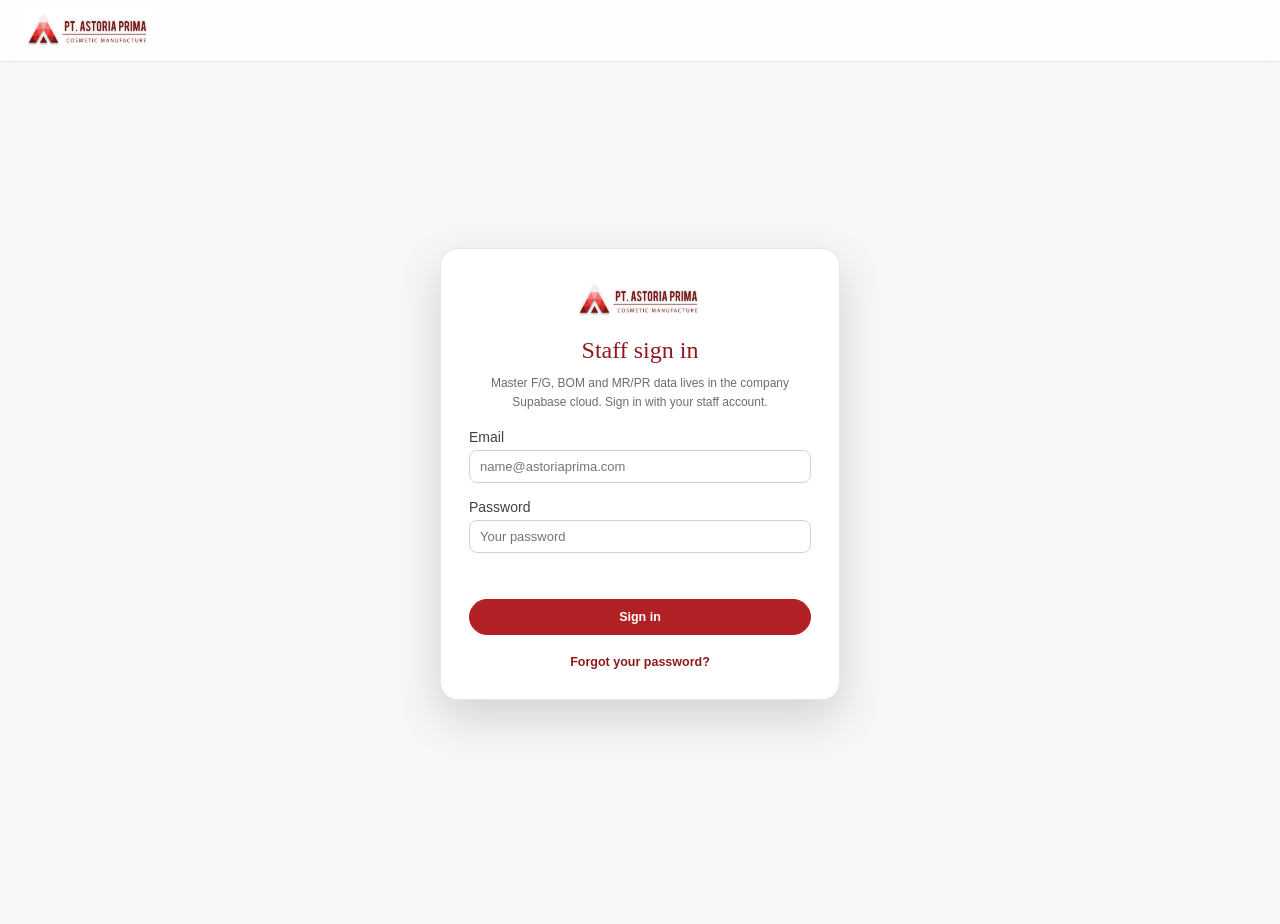
<file: index.html>
<!DOCTYPE html>
<html lang="en">
<head>
<meta charset="UTF-8">
<meta name="viewport" content="width=device-width, initial-scale=1.0">
<title>PT Astoria Prima - F/G Master &amp; BOM Suite</title>
<link rel="icon" type="image/png" href="assets/img/logo.png">
<link rel="stylesheet" href="assets/css/app.css?v=39">
</head>
<body>
<header class="topbar">
  <button class="menu-btn" id="menu-btn" type="button" aria-label="Open menu">&#8801;</button>
  <div class="brand">
    <img class="brand-logo" src="assets/img/logo.png" alt="PT Astoria Prima - Cosmetic Manufacture">
  </div>
  <div class="topbar-right">
    <span class="env-chip">Local data &middot; browser storage</span>
    <button class="env-chip sync-chip" id="sync-chip" hidden title="Cloud sync status - click to sync now"></button>
    <span id="user-chip" class="user-chip"></span>
    <button class="btn-logout" id="logout-btn" type="button" title="Sign out of the cloud account" hidden>Sign out</button>
  </div>
</header>
<div class="nav-backdrop" id="nav-backdrop"></div>

<div class="shell">
  <nav class="sidenav" id="sidenav"></nav>
  <main class="view" id="view"></main>
</div>

<div id="modal-root"></div>
<div id="toast-root"></div>
<div id="print-area"></div>

<script src="assets/js/seed.js?v=35"></script>
<script src="assets/js/engine.js?v=40"></script>
<script src="assets/js/netting.js?v=35"></script>
<script src="assets/js/store.js?v=40"></script>
<script src="assets/js/supabase-config.js?v=35"></script>
<script src="assets/js/ocr-import.js?v=36"></script>
<script src="assets/js/oauth.js?v=35"></script>
<script src="assets/js/sb.js?v=35"></script>
<script src="assets/js/audit-prune.js?v=36"></script>
<script src="assets/js/sync.js?v=40"></script>
<script src="assets/js/rbac.js?v=40"></script>
<script src="assets/js/demo-seed.js?v=35"></script>
<script src="assets/js/ui.js?v=35"></script>
<script src="assets/js/views-master.js?v=40"></script>
<script src="assets/js/views-brand.js?v=40"></script>
<script src="assets/js/views-recode.js?v=40"></script>
<script src="assets/js/views-formula-sub.js?v=40"></script>
<script src="assets/js/views-bom.js?v=35"></script>
<script src="assets/js/views-sim.js?v=37"></script>
<script src="assets/js/views-users.js?v=35"></script>
<script src="assets/js/views-so.js?v=35"></script>
<script src="assets/js/views-ppic.js?v=35"></script>
<script src="assets/js/views-purchasing.js?v=35"></script>
<script src="assets/js/views-warehouse.js?v=35"></script>
<script src="assets/js/views-qa.js?v=35"></script>
<script src="assets/js/views-production.js?v=35"></script>
<script src="assets/js/views-logistics.js?v=35"></script>
<script src="assets/js/idle-session.js?v=35"></script>
<script src="assets/js/app.js?v=40"></script>
</body>
</html>
</file>
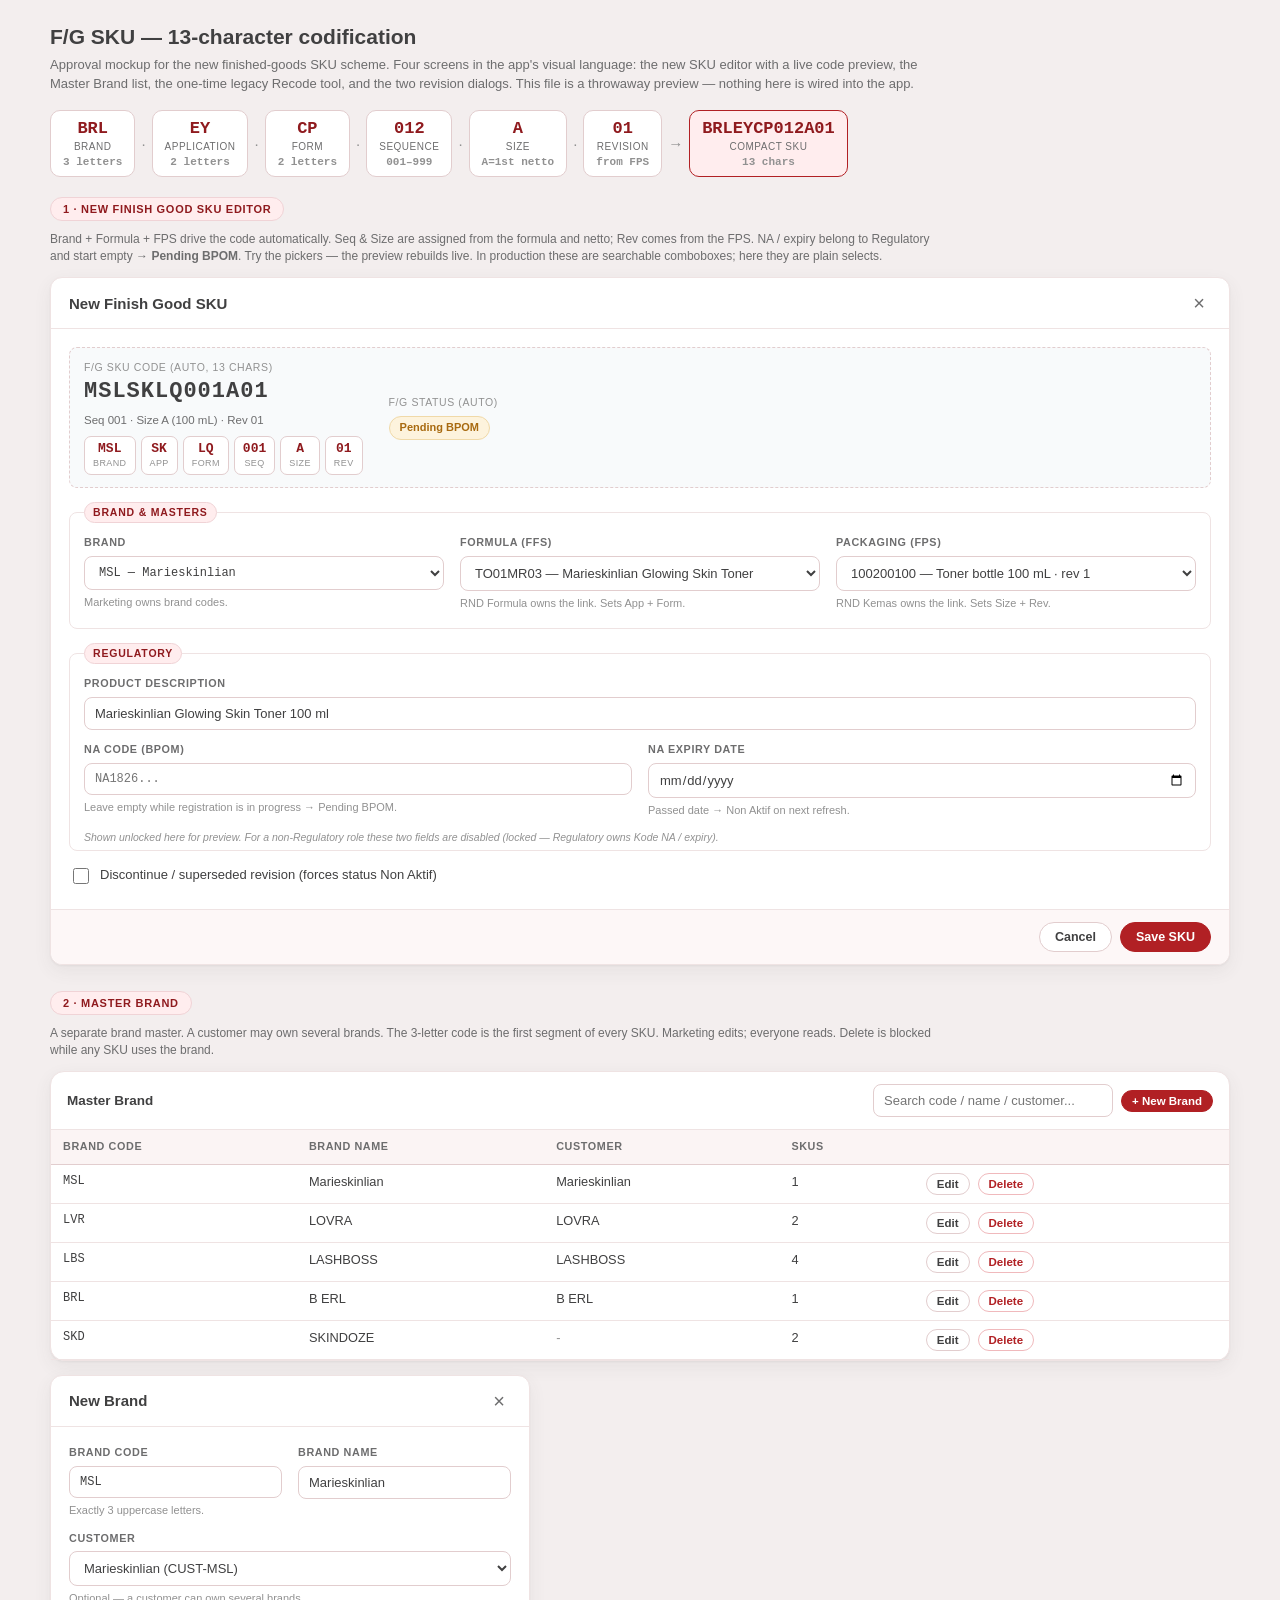
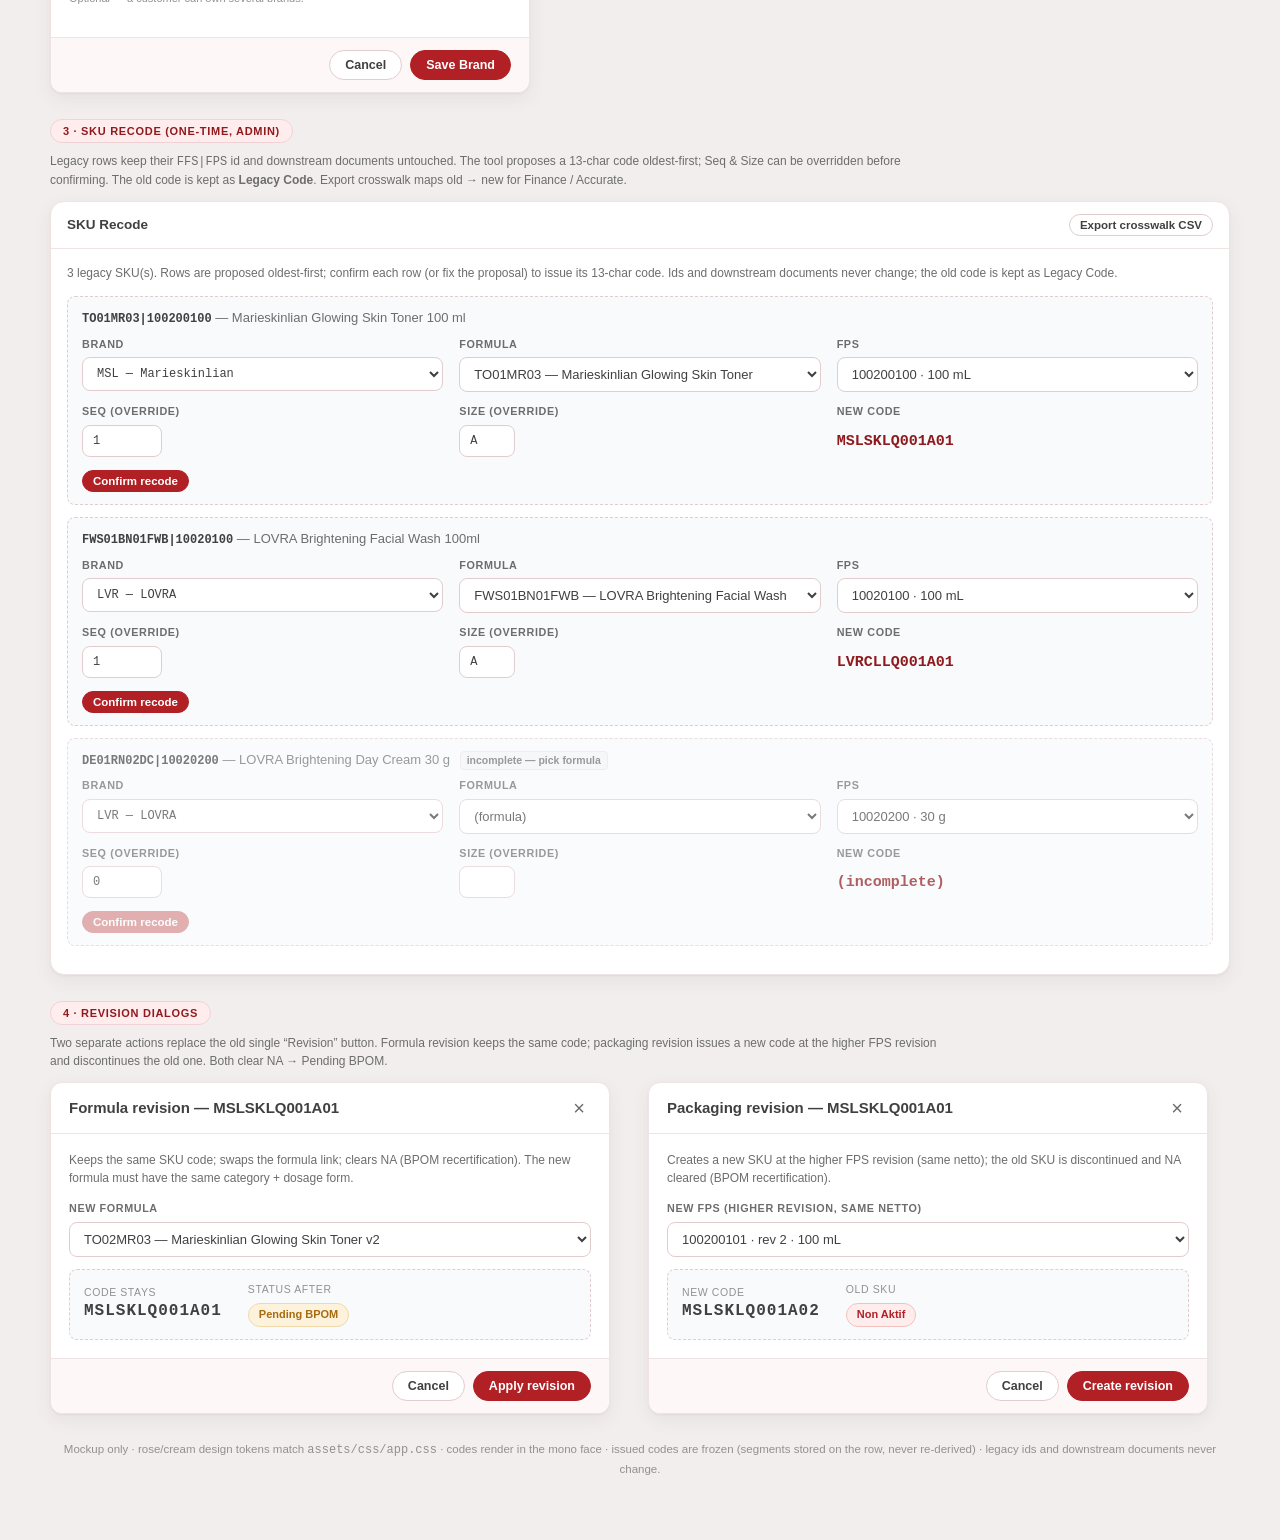
<file: mockup-fg-sku-13char.html>
<!DOCTYPE html>
<html lang="en">
<head>
<meta charset="UTF-8">
<meta name="viewport" content="width=device-width, initial-scale=1.0">
<title>F/G SKU 13-char scheme — editor / brand master / recode (approval mockup)</title>
</head>
<body style="margin:0;background:#f3eeee">
<style>
.sku{
  --ink:#404041; --muted:#6d6d6e; --faint:#919191;
  --line:#efe3e3; --line-strong:#e2cdce; --bg:#f9f6f6; --card:#fff;
  --accent:#b12024; --accent-dark:#8f1a1e; --accent-soft:#ffedee;
  --green:#017544; --green-soft:#e2f3e9; --amber:#a86a10; --amber-soft:#fdf3dd;
  --red:#b12024; --red-soft:#ffedee; --blue:#29567e; --blue-soft:#e6eef5;
  --radius:14px;
  --shadow:0 1px 2px rgba(64,64,65,.05),0 6px 18px rgba(64,64,65,.07);
  --font:"Public Sans","Segoe UI",Inter,Roboto,"Helvetica Neue",Arial,sans-serif;
  --mono:"Cascadia Mono",Consolas,"SF Mono",Menlo,monospace;
  font-family:var(--font);font-size:14px;color:var(--ink);background:#f3eeee;
  padding:22px 16px 48px;max-width:1180px;margin:0 auto;line-height:1.45;
}
.sku *{box-sizing:border-box}
.sku h1{font-size:21px;font-weight:650;margin:0 0 4px}
.sku h2{font-size:16px;font-weight:650;margin:0}
.sku h3{font-size:13.5px;font-weight:650;margin:0}
.sku .sub{margin:0 0 16px;color:var(--muted);font-size:13px;max-width:880px}
.sku .mono{font-family:var(--mono)}
.sku .muted{color:var(--muted)}
.sku .faint{color:var(--faint)}

/* scheme legend */
.sku .legend{display:flex;gap:6px;flex-wrap:wrap;align-items:stretch;margin:0 0 20px}
.sku .seg{border:1px solid var(--line-strong);background:#fff;border-radius:10px;padding:8px 12px;text-align:center;min-width:74px}
.sku .seg .code{font:700 17px var(--mono);color:var(--accent-dark)}
.sku .seg .nm{font-size:10px;text-transform:uppercase;letter-spacing:.5px;color:var(--muted);margin-top:2px}
.sku .seg .ex{font:600 11px var(--mono);color:var(--faint);margin-top:1px}
.sku .seg-arrow{align-self:center;color:var(--faint);font-size:15px}

/* panel framing */
.sku .panel{margin:0 0 26px}
.sku .panel-tag{display:inline-flex;align-items:center;gap:8px;font:700 11px var(--font);letter-spacing:.7px;text-transform:uppercase;color:var(--accent-dark);background:var(--accent-soft);border:1px solid #f0d3d6;border-radius:999px;padding:5px 12px;margin:0 0 10px}
.sku .panel-note{font-size:12px;color:var(--muted);margin:0 0 12px;max-width:900px}

/* card */
.sku .card{background:var(--card);border:1px solid var(--line);border-radius:var(--radius);box-shadow:var(--shadow);margin-bottom:14px}
.sku .card-head{display:flex;align-items:center;justify-content:space-between;gap:12px;padding:12px 16px;border-bottom:1px solid var(--line)}
.sku .card-head .hint{font-size:11.5px;color:var(--muted)}
.sku .card-body{padding:16px}
.sku .card-body.tight{padding:0}

/* buttons */
.sku .btn{border:1px solid var(--line-strong);background:#fff;color:var(--ink);font:600 12.5px var(--font);padding:7px 15px;border-radius:999px;cursor:pointer;display:inline-flex;align-items:center;gap:6px}
.sku .btn:hover{background:#faf4f4}
.sku .btn-primary{background:var(--accent);border-color:var(--accent);color:#fff}
.sku .btn-primary:hover{background:var(--accent-dark)}
.sku .btn-danger{background:#fff;border-color:#f0b9bc;color:var(--red)}
.sku .btn-sm{padding:4px 10px;font-size:11.5px}
.sku .btn[disabled]{opacity:.5;cursor:not-allowed}
.sku .btn-row{display:flex;gap:8px;flex-wrap:wrap;align-items:center}

/* pills */
.sku .pill{display:inline-block;padding:3px 10px;border-radius:999px;font-size:11px;font-weight:700;white-space:nowrap}
.sku .pill.aktif{background:var(--green-soft);color:var(--green);border:1px solid #bfe3c8}
.sku .pill.nonaktif{background:var(--red-soft);color:var(--red);border:1px solid #f3c1bd}
.sku .pill.pending{background:var(--amber-soft);color:var(--amber);border:1px solid #f0d9a8}
.sku .pill.none{background:#eef1f4;color:var(--faint);border:1px solid var(--line)}
.sku .tag{display:inline-block;font-size:10.5px;font-weight:600;color:var(--muted);background:#f1f4f7;border:1px solid var(--line);border-radius:4px;padding:1px 6px;white-space:nowrap}

/* forms */
.sku .field{display:flex;flex-direction:column;gap:5px;margin-bottom:12px;min-width:0}
.sku .field>label{font-size:10.8px;font-weight:700;text-transform:uppercase;letter-spacing:.6px;color:var(--muted)}
.sku .field .hint{font-size:11px;color:var(--faint)}
.sku .input{border:1px solid var(--line-strong);border-radius:8px;padding:8px 10px;font-size:13px;font-family:inherit;color:var(--ink);background:#fff;width:100%}
.sku .input:focus{outline:2px solid #f5c2c5;border-color:var(--accent)}
.sku .input[readonly],.sku .input[disabled]{background:#f7f3f3;color:var(--muted)}
.sku .input.mono{font-family:var(--mono)}
.sku select.input{appearance:auto;cursor:pointer}
.sku .form-grid{display:grid;grid-template-columns:repeat(2,minmax(0,1fr));gap:0 16px}
.sku .form-grid.cols-3{grid-template-columns:repeat(3,minmax(0,1fr))}
.sku .form-grid .span-2{grid-column:1/-1}
.sku fieldset.role-group{border:1px solid var(--line);border-radius:8px;padding:12px 14px 4px;margin:0 0 14px}
.sku fieldset.role-group legend{font-size:10.5px;font-weight:800;text-transform:uppercase;letter-spacing:.8px;color:var(--accent-dark);background:var(--accent-soft);border:1px solid #f0d3d6;padding:2px 8px;border-radius:999px}
.sku .check-row{display:flex;align-items:center;gap:8px;font-size:13px;margin-bottom:4px}
.sku .check-row input{width:16px;height:16px;accent-color:var(--accent)}
.sku .lock-note{font-size:10.5px;color:var(--faint);font-style:italic}

/* preview box */
.sku .preview-box{background:#f8fafb;border:1px dashed var(--line-strong);border-radius:8px;padding:12px 14px;display:flex;gap:26px;align-items:center;flex-wrap:wrap;margin-bottom:14px}
.sku .preview-box .pv-label{font-size:10.5px;text-transform:uppercase;letter-spacing:.6px;color:var(--faint)}
.sku .preview-box .pv-kode{font-family:var(--mono);font-size:22px;font-weight:700;letter-spacing:1px;color:var(--ink)}
.sku .preview-box .pv-seg{font-size:11.5px;color:var(--muted);margin-top:4px}

/* live segment breakdown chips */
.sku .breakdown{display:flex;gap:5px;flex-wrap:wrap;margin-top:8px}
.sku .bk{border:1px solid var(--line-strong);border-radius:7px;padding:4px 8px;text-align:center;background:#fff}
.sku .bk .v{font:700 13px var(--mono);color:var(--accent-dark)}
.sku .bk .k{font-size:9px;text-transform:uppercase;letter-spacing:.4px;color:var(--faint);margin-top:1px}

/* tables */
.sku table.tbl{width:100%;border-collapse:collapse;font-size:12.8px}
.sku table.tbl th{text-align:left;font-size:10.8px;text-transform:uppercase;letter-spacing:.6px;color:var(--muted);background:#fbf4f4;border-bottom:1px solid var(--line-strong);padding:9px 12px;white-space:nowrap}
.sku table.tbl td{padding:8px 12px;border-bottom:1px solid var(--line);vertical-align:top}
.sku table.tbl tbody tr:hover{background:#f7f9fb}
.sku td.mono,.sku .mono{font-family:var(--mono);font-size:12px}
.sku .row-muted{color:var(--faint)}

/* modal (rendered inline as a panel for the mockup) */
.sku .modal{background:#fff;border:1px solid var(--line);border-radius:12px;box-shadow:var(--shadow);width:100%;max-width:560px}
.sku .modal.wide{max-width:100%}
.sku .modal-head{padding:14px 18px;border-bottom:1px solid var(--line);display:flex;justify-content:space-between;align-items:center}
.sku .modal-head h3{font-size:15px}
.sku .modal-x{border:0;background:transparent;font-size:20px;cursor:pointer;color:var(--muted);line-height:1}
.sku .modal-body{padding:18px}
.sku .modal-foot{padding:12px 18px;border-top:1px solid var(--line);display:flex;justify-content:flex-end;gap:8px;background:#fdf7f7;border-radius:0 0 12px 12px}
.sku .dialog-row{display:grid;grid-template-columns:repeat(2,minmax(0,1fr));gap:16px;align-items:start}
@media (max-width:820px){.sku .dialog-row{grid-template-columns:1fr}.sku .form-grid.cols-3{grid-template-columns:1fr}}

/* recode row */
.sku .recode-row{background:#f8fafb;border:1px dashed var(--line-strong);border-radius:8px;padding:12px 14px;margin-bottom:12px}
.sku .recode-head{margin-bottom:8px;font-size:13px}
.sku .recode-head .mono{font-weight:700}
.sku .newcode{font:700 15px var(--mono);color:var(--accent-dark)}
.sku .hintline{font-size:11.5px;color:var(--faint);margin-top:18px;text-align:center;line-height:1.6}
</style>

<div class="sku">
  <h1>F/G SKU — 13-character codification</h1>
  <p class="sub">Approval mockup for the new finished-goods SKU scheme. Four screens in the app's visual language:
  the new SKU editor with a live code preview, the Master Brand list, the one-time legacy Recode tool, and the two
  revision dialogs. This file is a throwaway preview — nothing here is wired into the app.</p>

  <!-- scheme legend -->
  <div class="legend">
    <div class="seg"><div class="code">BRL</div><div class="nm">Brand</div><div class="ex">3 letters</div></div>
    <div class="seg-arrow">·</div>
    <div class="seg"><div class="code">EY</div><div class="nm">Application</div><div class="ex">2 letters</div></div>
    <div class="seg-arrow">·</div>
    <div class="seg"><div class="code">CP</div><div class="nm">Form</div><div class="ex">2 letters</div></div>
    <div class="seg-arrow">·</div>
    <div class="seg"><div class="code">012</div><div class="nm">Sequence</div><div class="ex">001–999</div></div>
    <div class="seg-arrow">·</div>
    <div class="seg"><div class="code">A</div><div class="nm">Size</div><div class="ex">A=1st netto</div></div>
    <div class="seg-arrow">·</div>
    <div class="seg"><div class="code">01</div><div class="nm">Revision</div><div class="ex">from FPS</div></div>
    <div class="seg-arrow">→</div>
    <div class="seg" style="border-color:var(--accent);background:var(--accent-soft)"><div class="code">BRLEYCP012A01</div><div class="nm">Compact SKU</div><div class="ex">13 chars</div></div>
  </div>

  <!-- ============ PANEL 1: NEW FG SKU EDITOR ============ -->
  <div class="panel">
    <span class="panel-tag">1 · New Finish Good SKU editor</span>
    <p class="panel-note">Brand + Formula + FPS drive the code automatically. Seq &amp; Size are assigned from the formula and
    netto; Rev comes from the FPS. NA / expiry belong to Regulatory and start empty → <b>Pending BPOM</b>. Try the pickers —
    the preview rebuilds live. In production these are searchable comboboxes; here they are plain selects.</p>

    <div class="modal wide">
      <div class="modal-head"><h3>New Finish Good SKU</h3><button class="modal-x" type="button">×</button></div>
      <div class="modal-body">
        <div class="preview-box">
          <div>
            <div class="pv-label">F/G SKU Code (auto, 13 chars)</div>
            <div class="pv-kode" id="pvKode">MSLSKLQ001A01</div>
            <div class="pv-seg" id="pvSeg">Seq 001 · Size A (100 mL) · Rev 01</div>
            <div class="breakdown" id="pvBreak"></div>
          </div>
          <div>
            <div class="pv-label">F/G Status (auto)</div>
            <div style="margin-top:6px"><span class="pill pending" id="pvStatus">Pending BPOM</span></div>
          </div>
        </div>

        <fieldset class="role-group">
          <legend>Brand &amp; masters</legend>
          <div class="form-grid cols-3">
            <div class="field">
              <label>Brand</label>
              <select class="input mono" id="iBrand">
                <option value="MSL" selected>MSL — Marieskinlian</option>
                <option value="LVR">LVR — LOVRA</option>
                <option value="LBS">LBS — LASHBOSS</option>
                <option value="BRL">BRL — B ERL</option>
                <option value="BBY">BBY — BBYU</option>
                <option value="AST">AST — ASTORIA</option>
                <option value="SKD">SKD — SKINDOZE</option>
              </select>
              <span class="hint">Marketing owns brand codes.</span>
            </div>
            <div class="field">
              <label>Formula (FFS)</label>
              <select class="input" id="iFfs">
                <option value="t1" selected>TO01MR03 — Marieskinlian Glowing Skin Toner</option>
                <option value="t2">FWS01BN01FWB — LOVRA Brightening Facial Wash</option>
                <option value="t3">DE01RN02DC — LOVRA Brightening Day Cream</option>
                <option value="t4">LC01BLO5S — B ERL La Belle Colorstay Lip Velvet</option>
                <option value="t5">FB01NS02T — BBYU Pearl Filter Satin Cushion</option>
                <option value="t6">GC01VP01 — ASTORIA Glow Vitamin C Serum</option>
              </select>
              <span class="hint">RND Formula owns the link. Sets App + Form.</span>
            </div>
            <div class="field">
              <label>Packaging (FPS)</label>
              <select class="input" id="iFps">
                <option value="p1" selected>100200100 — Toner bottle 100 mL · rev 1</option>
                <option value="p2">10020200 — Day cream jar 30 g · rev 1</option>
                <option value="p3">10110100 — Lip velvet tube 4 g · rev 1</option>
                <option value="p4">10170500 — Cushion compact 12 g · rev 1</option>
                <option value="p5">100200101 — Toner bottle 100 mL · rev 2</option>
              </select>
              <span class="hint">RND Kemas owns the link. Sets Size + Rev.</span>
            </div>
          </div>
        </fieldset>

        <fieldset class="role-group">
          <legend>Regulatory</legend>
          <div class="field">
            <label>Product Description</label>
            <input class="input" id="iDesc" value="Marieskinlian Glowing Skin Toner 100 ml">
          </div>
          <div class="form-grid">
            <div class="field">
              <label>NA Code (BPOM)</label>
              <input class="input mono" id="iNa" placeholder="NA1826..." value="">
              <span class="hint">Leave empty while registration is in progress → Pending BPOM.</span>
            </div>
            <div class="field">
              <label>NA Expiry Date</label>
              <input class="input" type="date" id="iExp" value="">
              <span class="hint">Passed date → Non Aktif on next refresh.</span>
            </div>
          </div>
          <div class="lock-note">Shown unlocked here for preview. For a non-Regulatory role these two fields are disabled (locked — Regulatory owns Kode NA / expiry).</div>
        </fieldset>

        <label class="check-row"><input type="checkbox" id="iDisc"> Discontinue / superseded revision (forces status Non Aktif)</label>
      </div>
      <div class="modal-foot">
        <button class="btn" type="button">Cancel</button>
        <button class="btn btn-primary" type="button">Save SKU</button>
      </div>
    </div>
  </div>

  <!-- ============ PANEL 2: MASTER BRAND ============ -->
  <div class="panel">
    <span class="panel-tag">2 · Master Brand</span>
    <p class="panel-note">A separate brand master. A customer may own several brands. The 3-letter code is the first segment of
    every SKU. Marketing edits; everyone reads. Delete is blocked while any SKU uses the brand.</p>

    <div class="card">
      <div class="card-head">
        <h3>Master Brand</h3>
        <div class="btn-row">
          <input class="input" style="width:240px" placeholder="Search code / name / customer...">
          <button class="btn btn-primary btn-sm" type="button">+ New Brand</button>
        </div>
      </div>
      <div class="card-body tight">
        <table class="tbl">
          <thead><tr><th>Brand Code</th><th>Brand Name</th><th>Customer</th><th>SKUs</th><th></th></tr></thead>
          <tbody>
            <tr><td class="mono">MSL</td><td>Marieskinlian</td><td>Marieskinlian</td><td>1</td>
              <td><div class="btn-row"><button class="btn btn-sm" type="button">Edit</button><button class="btn btn-danger btn-sm" type="button">Delete</button></div></td></tr>
            <tr><td class="mono">LVR</td><td>LOVRA</td><td>LOVRA</td><td>2</td>
              <td><div class="btn-row"><button class="btn btn-sm" type="button">Edit</button><button class="btn btn-danger btn-sm" type="button">Delete</button></div></td></tr>
            <tr><td class="mono">LBS</td><td>LASHBOSS</td><td>LASHBOSS</td><td>4</td>
              <td><div class="btn-row"><button class="btn btn-sm" type="button">Edit</button><button class="btn btn-danger btn-sm" type="button">Delete</button></div></td></tr>
            <tr><td class="mono">BRL</td><td>B ERL</td><td>B ERL</td><td>1</td>
              <td><div class="btn-row"><button class="btn btn-sm" type="button">Edit</button><button class="btn btn-danger btn-sm" type="button">Delete</button></div></td></tr>
            <tr><td class="mono">SKD</td><td>SKINDOZE</td><td><span class="row-muted">-</span></td><td>2</td>
              <td><div class="btn-row"><button class="btn btn-sm" type="button">Edit</button><button class="btn btn-danger btn-sm" type="button">Delete</button></div></td></tr>
          </tbody>
        </table>
      </div>
    </div>

    <div class="modal" style="max-width:480px">
      <div class="modal-head"><h3>New Brand</h3><button class="modal-x" type="button">×</button></div>
      <div class="modal-body">
        <div class="form-grid">
          <div class="field">
            <label>Brand Code</label>
            <input class="input mono" maxlength="3" placeholder="e.g. MSL" value="MSL">
            <span class="hint">Exactly 3 uppercase letters.</span>
          </div>
          <div class="field">
            <label>Brand Name</label>
            <input class="input" placeholder="Brand name" value="Marieskinlian">
          </div>
          <div class="field span-2">
            <label>Customer</label>
            <select class="input">
              <option>(no customer)</option>
              <option selected>Marieskinlian (CUST-MSL)</option>
              <option>LOVRA (CUST-LVR)</option>
              <option>LASHBOSS (CUST-LBS)</option>
            </select>
            <span class="hint">Optional — a customer can own several brands.</span>
          </div>
        </div>
      </div>
      <div class="modal-foot">
        <button class="btn" type="button">Cancel</button>
        <button class="btn btn-primary" type="button">Save Brand</button>
      </div>
    </div>
  </div>

  <!-- ============ PANEL 3: RECODE TOOL ============ -->
  <div class="panel">
    <span class="panel-tag">3 · SKU Recode (one-time, Admin)</span>
    <p class="panel-note">Legacy rows keep their <span class="mono">FFS|FPS</span> id and downstream documents untouched. The tool
    proposes a 13-char code oldest-first; Seq &amp; Size can be overridden before confirming. The old code is kept as
    <b>Legacy Code</b>. Export crosswalk maps old → new for Finance / Accurate.</p>

    <div class="card">
      <div class="card-head">
        <h3>SKU Recode</h3>
        <button class="btn btn-sm" type="button">Export crosswalk CSV</button>
      </div>
      <div class="card-body">
        <p class="muted" style="font-size:12px;margin:0 0 14px">3 legacy SKU(s). Rows are proposed oldest-first; confirm each row
        (or fix the proposal) to issue its 13-char code. Ids and downstream documents never change; the old code is kept as Legacy Code.</p>

        <div class="recode-row">
          <div class="recode-head"><span class="mono">TO01MR03|100200100</span> <span class="muted">— Marieskinlian Glowing Skin Toner 100 ml</span></div>
          <div class="form-grid cols-3">
            <div class="field"><label>Brand</label><select class="input mono"><option selected>MSL — Marieskinlian</option><option>LVR — LOVRA</option></select></div>
            <div class="field"><label>Formula</label><select class="input"><option selected>TO01MR03 — Marieskinlian Glowing Skin Toner</option></select></div>
            <div class="field"><label>FPS</label><select class="input"><option selected>100200100 · 100 mL</option></select></div>
            <div class="field"><label>Seq (override)</label><input class="input mono" type="number" value="1" style="width:80px"></div>
            <div class="field"><label>Size (override)</label><input class="input mono" maxlength="1" value="A" style="width:56px"></div>
            <div class="field"><label>New code</label><div class="newcode" style="padding:8px 0">MSLSKLQ001A01</div></div>
          </div>
          <button class="btn btn-primary btn-sm" type="button">Confirm recode</button>
        </div>

        <div class="recode-row">
          <div class="recode-head"><span class="mono">FWS01BN01FWB|10020100</span> <span class="muted">— LOVRA Brightening Facial Wash 100ml</span></div>
          <div class="form-grid cols-3">
            <div class="field"><label>Brand</label><select class="input mono"><option selected>LVR — LOVRA</option></select></div>
            <div class="field"><label>Formula</label><select class="input"><option selected>FWS01BN01FWB — LOVRA Brightening Facial Wash</option></select></div>
            <div class="field"><label>FPS</label><select class="input"><option selected>10020100 · 100 mL</option></select></div>
            <div class="field"><label>Seq (override)</label><input class="input mono" type="number" value="1" style="width:80px"></div>
            <div class="field"><label>Size (override)</label><input class="input mono" maxlength="1" value="A" style="width:56px"></div>
            <div class="field"><label>New code</label><div class="newcode" style="padding:8px 0">LVRCLLQ001A01</div></div>
          </div>
          <button class="btn btn-primary btn-sm" type="button">Confirm recode</button>
        </div>

        <div class="recode-row" style="opacity:.7">
          <div class="recode-head"><span class="mono">DE01RN02DC|10020200</span> <span class="muted">— LOVRA Brightening Day Cream 30 g</span>
            <span class="tag" style="margin-left:6px">incomplete — pick formula</span></div>
          <div class="form-grid cols-3">
            <div class="field"><label>Brand</label><select class="input mono"><option selected>LVR — LOVRA</option></select></div>
            <div class="field"><label>Formula</label><select class="input"><option selected>(formula)</option></select></div>
            <div class="field"><label>FPS</label><select class="input"><option selected>10020200 · 30 g</option></select></div>
            <div class="field"><label>Seq (override)</label><input class="input mono" type="number" value="0" style="width:80px"></div>
            <div class="field"><label>Size (override)</label><input class="input mono" maxlength="1" value="" style="width:56px"></div>
            <div class="field"><label>New code</label><div class="newcode faint" style="padding:8px 0">(incomplete)</div></div>
          </div>
          <button class="btn btn-primary btn-sm" type="button" disabled>Confirm recode</button>
        </div>
      </div>
    </div>
  </div>

  <!-- ============ PANEL 4: REVISION DIALOGS ============ -->
  <div class="panel">
    <span class="panel-tag">4 · Revision dialogs</span>
    <p class="panel-note">Two separate actions replace the old single “Revision” button. Formula revision keeps the same code;
    packaging revision issues a new code at the higher FPS revision and discontinues the old one. Both clear NA → Pending BPOM.</p>

    <div class="dialog-row">
      <div class="modal">
        <div class="modal-head"><h3>Formula revision — MSLSKLQ001A01</h3><button class="modal-x" type="button">×</button></div>
        <div class="modal-body">
          <p class="muted" style="font-size:12px;margin:0 0 14px">Keeps the same SKU code; swaps the formula link; clears NA
          (BPOM recertification). The new formula must have the same category + dosage form.</p>
          <div class="field">
            <label>New Formula</label>
            <select class="input"><option>(select formula)</option><option selected>TO02MR03 — Marieskinlian Glowing Skin Toner v2</option></select>
          </div>
          <div class="preview-box" style="margin-bottom:0">
            <div><div class="pv-label">Code stays</div><div class="pv-kode" style="font-size:16px">MSLSKLQ001A01</div></div>
            <div><div class="pv-label">Status after</div><div style="margin-top:6px"><span class="pill pending">Pending BPOM</span></div></div>
          </div>
        </div>
        <div class="modal-foot"><button class="btn" type="button">Cancel</button><button class="btn btn-primary" type="button">Apply revision</button></div>
      </div>

      <div class="modal">
        <div class="modal-head"><h3>Packaging revision — MSLSKLQ001A01</h3><button class="modal-x" type="button">×</button></div>
        <div class="modal-body">
          <p class="muted" style="font-size:12px;margin:0 0 14px">Creates a new SKU at the higher FPS revision (same netto); the
          old SKU is discontinued and NA cleared (BPOM recertification).</p>
          <div class="field">
            <label>New FPS (higher revision, same netto)</label>
            <select class="input"><option>(select FPS)</option><option selected>100200101 · rev 2 · 100 mL</option></select>
          </div>
          <div class="preview-box" style="margin-bottom:0">
            <div><div class="pv-label">New code</div><div class="pv-kode" style="font-size:16px">MSLSKLQ001A02</div></div>
            <div><div class="pv-label">Old SKU</div><div style="margin-top:6px"><span class="pill nonaktif">Non Aktif</span></div></div>
          </div>
        </div>
        <div class="modal-foot"><button class="btn" type="button">Cancel</button><button class="btn btn-primary" type="button">Create revision</button></div>
      </div>
    </div>
  </div>

  <p class="hintline">Mockup only · rose/cream design tokens match <span class="mono">assets/css/app.css</span> · codes render in the mono face ·
  issued codes are frozen (segments stored on the row, never re-derived) · legacy ids and downstream documents never change.</p>
</div>

<script>
/* Light interactivity for panel 1 only — illustrates the live code build.
   Production uses Engine.skuCode / seqFor / sizeFor; this is a fixed demo map. */
(function () {
  var APP = { "Eye Makeup": "EY", "Face Makeup": "FC", "Skincare": "SK", "Cleansers & Makeup Removers": "CL" };
  var FORMS = { LQ: "Liquid", CR: "Cream", SS: "Semi-Solid", LP: "Loose Powder", CP: "Compact Powder", LS: "Lipstick", ST: "Stick" };
  var formulas = {
    t1: { app: "SK", form: "LQ", seq: 1 },
    t2: { app: "CL", form: "LQ", seq: 1 },
    t3: { app: "SK", form: "CR", seq: 1 },
    t4: { app: "LP", form: "LS", seq: 1 },
    t5: { app: "FC", form: "CP", seq: 1 },
    t6: { app: "SK", form: "LQ", seq: 1 }
  };
  var fps = {
    p1: { size: "A", netto: 100, rev: 1 },
    p2: { size: "A", netto: 30,  rev: 1 },
    p3: { size: "A", netto: 4,   rev: 1 },
    p4: { size: "A", netto: 12,  rev: 1 },
    p5: { size: "A", netto: 100, rev: 2 }
  };
  function pad(n, w) { n = String(n); while (n.length < w) n = "0" + n; return n; }
  var iBrand = document.getElementById("iBrand"),
      iFfs = document.getElementById("iFfs"),
      iFps = document.getElementById("iFps"),
      iNa = document.getElementById("iNa"),
      iExp = document.getElementById("iExp"),
      iDisc = document.getElementById("iDisc");
  function render() {
    var b = iBrand.value, f = formulas[iFfs.value], p = fps[iFps.value];
    var code = b + f.app + f.form + pad(f.seq, 3) + p.size + pad(p.rev, 2);
    document.getElementById("pvKode").textContent = code;
    document.getElementById("pvSeg").textContent = "Seq " + pad(f.seq, 3) + " · Size " + p.size + " (" + p.netto + " mL) · Rev " + pad(p.rev, 2);
    var parts = [
      [b, "Brand"], [f.app, "App"], [f.form, "Form"], [pad(f.seq, 3), "Seq"], [p.size, "Size"], [pad(p.rev, 2), "Rev"]
    ];
    var bk = document.getElementById("pvBreak");
    bk.innerHTML = "";
    parts.forEach(function (pt) {
      var d = document.createElement("div"); d.className = "bk";
      d.innerHTML = '<div class="v">' + pt[0] + '</div><div class="k">' + pt[1] + '</div>';
      bk.appendChild(d);
    });
    var st = document.getElementById("pvStatus");
    var na = iNa.value.trim(), exp = iExp.value;
    var today = new Date().toISOString().slice(0, 10);
    if (iDisc.checked) { st.className = "pill nonaktif"; st.textContent = "Non Aktif"; }
    else if (exp && exp < today) { st.className = "pill nonaktif"; st.textContent = "Non Aktif"; }
    else if (!na) { st.className = "pill pending"; st.textContent = "Pending BPOM"; }
    else { st.className = "pill aktif"; st.textContent = "Aktif"; }
  }
  [iBrand, iFfs, iFps].forEach(function (n) { n.addEventListener("change", render); });
  [iNa, iExp].forEach(function (n) { n.addEventListener("input", render); });
  iDisc.addEventListener("change", render);
  render();
})();
</script>
</body>
</html>
</file>
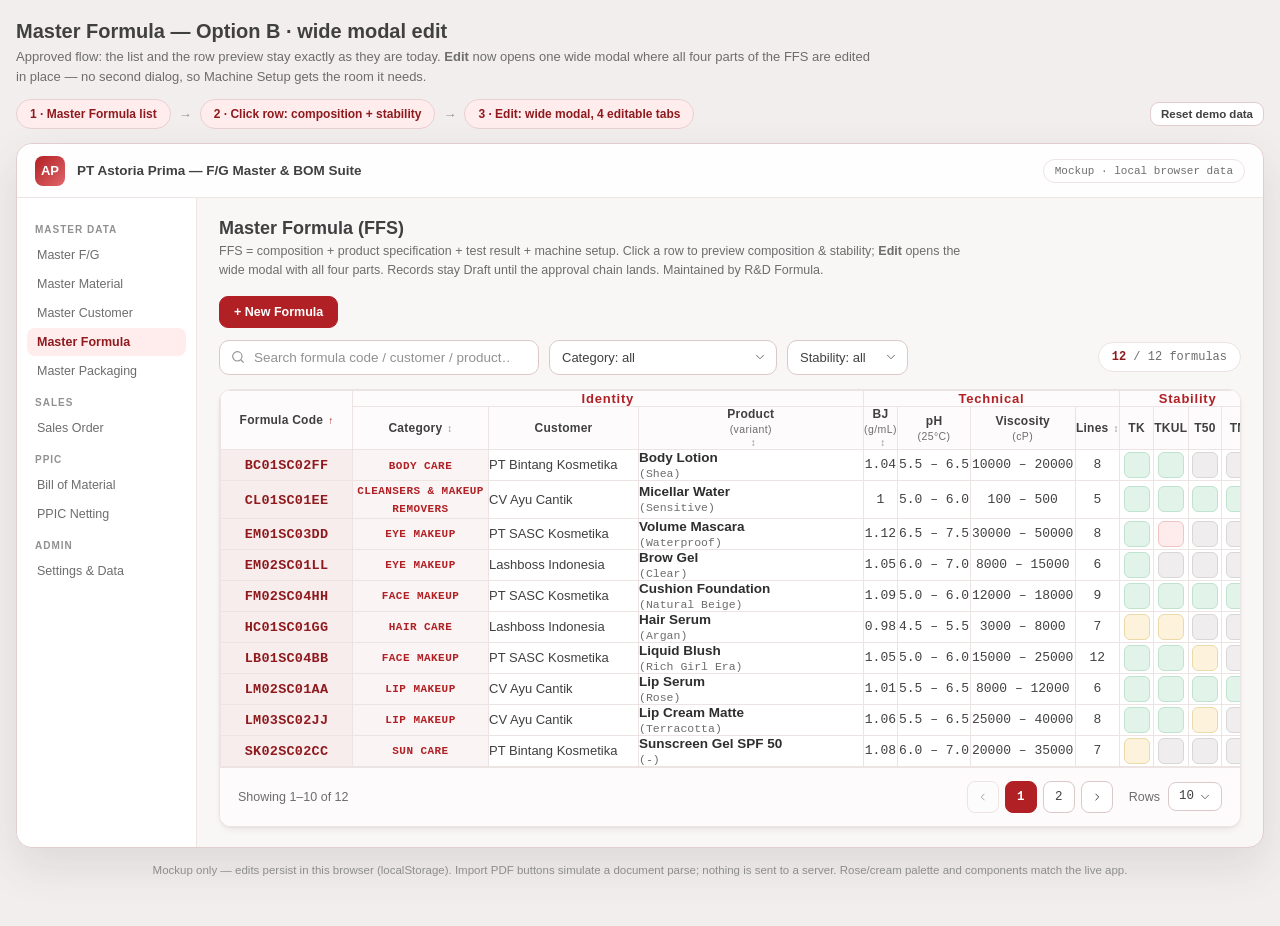
<file: mockup-formula-option-b.html>
<!DOCTYPE html>
<html lang="en">
<head>
<meta charset="UTF-8">
<meta name="viewport" content="width=device-width, initial-scale=1.0">
<title>Master Formula — Option B · wide modal edit (approved flow)</title>
</head>
<body style="margin:0;background:#f3eeee">
<style>
.mfu{
  --ink:#404041; --muted:#6d6d6e; --faint:#919191;
  --line:#efe3e3; --line-strong:#e2cdce; --bg:#f9f6f6; --card:#fff;
  --accent:#b12024; --accent-dark:#8f1a1e; --accent-soft:#ffedee;
  --green:#017544; --green-soft:#e2f3e9; --amber:#a86a10; --amber-soft:#fdf3dd;
  --red:#b12024; --red-soft:#ffedee; --blue:#29567e; --blue-soft:#e6eef5;
  --font:"Public Sans","Segoe UI",Inter,Roboto,"Helvetica Neue",Arial,sans-serif;
  --mono:"Cascadia Mono",Consolas,"SF Mono",Menlo,monospace;
  --ffs-rose-soft:#f8eded; --ffs-panel:#fcfafa; --ffs-line:#ece3e3; --ffs-line-strong:#dcc8c9;
  --ffs-green:#1a7f4b; --ffs-green-soft:#e2f3e9; --ffs-green-line:#bfe3cf;
  --ffs-amber:#9a6b00; --ffs-amber-soft:#fdf3dd; --ffs-amber-line:#ecd9a8;
  --ffs-red:#b42318; --ffs-red-soft:#fdeceb; --ffs-red-line:#f0c4c0;
  --ffs-grey:#7c7c7f; --ffs-grey-soft:#efedee; --ffs-grey-line:#d9d6d7;
  --sh1:0 1px 2px rgba(63,32,33,.05),0 4px 10px -4px rgba(63,32,33,.12);
  --ease:cubic-bezier(.16,1,.3,1);
  font-family:var(--font);font-size:14px;color:var(--ink);background:#f3eeee;padding:20px 16px 40px;max-width:1280px;margin:0 auto;
}
.mfu *{box-sizing:border-box}
.mfu :focus-visible{outline:2px solid var(--accent);outline-offset:2px;border-radius:4px}
.mfu h1{font-size:20px;font-weight:650;margin:0 0 4px}
.mfu .mock-head p{margin:0 0 12px;color:var(--muted);font-size:13px;max-width:860px;line-height:1.55}
.mfu .flow{display:flex;gap:8px;flex-wrap:wrap;align-items:center;margin:0 0 14px}
.mfu .flow .step{font:600 12px var(--font);color:var(--accent-dark);background:var(--accent-soft);border:1px solid #e8d0d1;border-radius:999px;padding:7px 13px}
.mfu .flow .arr{color:var(--faint);font-size:13px}
.mfu .reset-btn{margin-left:auto}
.mfu .app-frame{position:relative;background:var(--bg);border:1px solid var(--line-strong);border-radius:16px;overflow:hidden;box-shadow:0 18px 44px rgba(64,64,65,.12)}
.mfu .topbar{height:54px;background:rgba(255,255,255,.85);border-bottom:1px solid var(--line);display:flex;align-items:center;gap:12px;padding:0 18px}
.mfu .brandmark{width:30px;height:30px;border-radius:8px;background:linear-gradient(135deg,var(--accent),#e0666a);display:flex;align-items:center;justify-content:center;color:#fff;font-weight:700;font-size:13px}
.mfu .topbar .t{font-weight:650;font-size:13.5px}
.mfu .topbar .chip{margin-left:auto;font:500 11px var(--mono);color:var(--muted);background:#fff;border:1px solid var(--line);border-radius:999px;padding:5px 11px}
.mfu .body-row{display:flex;min-height:640px}
.mfu .sidenav{width:180px;flex:0 0 180px;background:#fff;border-right:1px solid var(--line);padding:14px 10px;font-size:12.5px}
.mfu .sidenav .grp{font:600 10px var(--font);letter-spacing:.1em;text-transform:uppercase;color:var(--faint);margin:12px 8px 6px}
.mfu .sidenav a{display:block;padding:7px 10px;border-radius:8px;color:var(--muted);text-decoration:none;margin-bottom:1px;cursor:default}
.mfu .sidenav a.on{background:var(--accent-soft);color:var(--accent-dark);font-weight:600}
.mfu .stage{flex:1;padding:20px 22px;min-width:0}
.mfu .page-head h2{font-size:18px;font-weight:650;margin:0 0 3px}
.mfu .page-head p{margin:0 0 16px;color:var(--muted);font-size:12.5px;max-width:760px;line-height:1.5}
.mfu .btn-row{display:flex;align-items:center;gap:10px;flex-wrap:wrap;margin:0 0 12px}
.mfu .btn{appearance:none;cursor:pointer;border:1px solid var(--line-strong);background:#fff;color:var(--ink);font:600 12.5px var(--font);padding:8px 14px;border-radius:9px;transition:.15s}
.mfu .btn:hover{border-color:var(--accent);color:var(--accent-dark)}
.mfu .btn-primary{background:var(--accent);border-color:var(--accent);color:#fff}
.mfu .btn-primary:hover{background:var(--accent-dark);color:#fff}
.mfu .btn-danger{color:var(--red);border-color:#e8c6c4}
.mfu .btn-danger:hover{background:var(--red-soft);border-color:var(--red);color:var(--red)}
.mfu .btn-sm{padding:5px 10px;font-size:11.5px}
.mfu .btn[disabled]{opacity:.55;cursor:not-allowed}
.mfu .hintline{font-size:11.5px;color:var(--faint);margin-top:14px;text-align:center;line-height:1.5}
.mfu .mono{font-family:var(--mono)}

/* ---------- list: production Spec Sheet Stack ---------- */
.mfu .ffs-toolbar{display:flex;align-items:center;gap:10px;flex-wrap:wrap;margin:0 0 14px}
.mfu .ffs-search{position:relative;flex:0 1 320px;min-width:220px}
.mfu .ffs-search svg{position:absolute;left:11px;top:50%;transform:translateY(-50%);stroke:var(--faint);fill:none;stroke-width:1.7;stroke-linecap:round}
.mfu .ffs-search input{width:100%;padding:9px 12px 9px 34px;border:1px solid var(--ffs-line-strong);border-radius:10px;background:#fff;color:var(--ink);font-size:13.5px;transition:border-color .16s var(--ease),box-shadow .16s var(--ease)}
.mfu .ffs-search input::placeholder{color:var(--faint)}
.mfu .ffs-search input:focus{outline:none;border-color:var(--accent);box-shadow:0 0 0 3px var(--ffs-rose-soft)}
.mfu .ffs-sel{position:relative;display:inline-block}
.mfu .ffs-sel select{appearance:none;padding:9px 30px 9px 12px;border:1px solid var(--ffs-line-strong);border-radius:10px;background:#fff;color:var(--ink);font-size:13px;font-weight:500;cursor:pointer}
.mfu .ffs-sel select:focus{outline:none;border-color:var(--accent);box-shadow:0 0 0 3px var(--ffs-rose-soft)}
.mfu .ffs-sel svg{position:absolute;right:10px;top:50%;transform:translateY(-50%);pointer-events:none;stroke:var(--muted);fill:none;stroke-width:1.7;stroke-linecap:round;stroke-linejoin:round}
.mfu .ffs-count{margin-left:auto;font:500 12px var(--mono);color:var(--muted);background:#fff;border:1px solid var(--ffs-line);border-radius:999px;padding:7px 13px}
.mfu .ffs-count b{color:var(--accent-dark);font-weight:600}
.mfu .ffs-sheet{background:#fff;border:1px solid var(--ffs-line);border-radius:12px;box-shadow:var(--sh1);overflow:hidden}
.mfu .ffs-scroll{overflow-x:auto}
.mfu table.ffs{width:100%;border-collapse:collapse;min-width:1080px}
.mfu table.ffs th,.mfu table.ffs td{border:1px solid var(--ffs-line);padding:0}
.mfu table.ffs thead th{background:#fdfbfb;font-weight:600;text-align:center;vertical-align:middle}
.mfu th.ffs-grp{color:var(--accent);font-size:13px;letter-spacing:.06em;padding:9px 8px;border-bottom:none!important}
.mfu th.ffs-col{color:var(--ink);font-size:12px;font-weight:600;padding:8px 10px 10px;letter-spacing:.02em}
.mfu th.ffs-col small{display:block;font-weight:500;color:var(--muted);font-size:10.5px;letter-spacing:.04em;margin-top:2px}
.mfu th.ffs-span2{border-bottom:none!important}
.mfu th[data-sort]{cursor:pointer;user-select:none}
.mfu th[data-sort]:hover{color:var(--accent-dark)}
.mfu th[data-sort]::after{content:"↕";margin-left:5px;color:var(--faint);font-size:10px}
.mfu th[aria-sort="ascending"]::after{content:"↑";color:var(--accent)}
.mfu th[aria-sort="descending"]::after{content:"↓";color:var(--accent)}
.mfu table.ffs td{vertical-align:middle}
.mfu tr.ffs-row{cursor:pointer;transition:background .16s var(--ease)}
.mfu tr.ffs-row:hover{background:#fcf7f7}
.mfu tr.ffs-row.open{background:#fcf7f7}
.mfu td.ffs-code{background:var(--ffs-rose-soft);text-align:center;padding:13px 10px;width:132px}
.mfu td.ffs-code .ffs-mono{font-family:var(--mono);color:var(--accent-dark);font-size:13.5px;font-weight:600;letter-spacing:.02em;white-space:nowrap}
.mfu tr.ffs-row:hover td.ffs-code{background:#f5e3e3}
.mfu td.ffs-kat{background:#faf4f4;text-align:center;padding:12px 8px;width:136px;min-width:124px}
.mfu td.ffs-kat span{font:600 11px/1.4 var(--mono);letter-spacing:.04em;text-transform:uppercase;color:var(--accent);white-space:normal}
.mfu td.ffs-cust{padding:12px 14px;width:150px;font-size:13px;color:var(--ink)}
.mfu td.ffs-prod{padding:12px 16px;min-width:220px}
.mfu td.ffs-prod b{display:block;font-weight:600;font-size:13.5px;color:#2e2e2f}
.mfu td.ffs-prod span{display:block;margin-top:2px;font:400 11.5px var(--mono);color:var(--muted)}
.mfu td.ffs-num{text-align:center;padding:12px 8px;font-family:var(--mono);font-variant-numeric:tabular-nums;font-size:13px;white-space:nowrap}
.mfu td.ffs-lamps{padding:10px 6px;text-align:center;white-space:nowrap}
.mfu .ffs-lamp{display:inline-block;width:26px;height:26px;margin:0 3px;border-radius:6px;vertical-align:middle;border:1.4px solid;transition:transform .18s var(--ease),box-shadow .18s var(--ease)}
.mfu tr.ffs-row:hover .ffs-lamp{transform:translateY(-1px);box-shadow:0 3px 8px -2px rgba(63,32,33,.25)}
.mfu .ffs-lamp.pass{background:var(--ffs-green-soft);border-color:var(--ffs-green-line)}
.mfu .ffs-lamp.run{background:var(--ffs-amber-soft);border-color:var(--ffs-amber-line)}
.mfu .ffs-lamp.fail{background:var(--ffs-red-soft);border-color:var(--ffs-red-line)}
.mfu .ffs-lamp.none{background:var(--ffs-grey-soft);border-color:var(--ffs-grey-line)}
.mfu td.ffs-expc{width:44px;text-align:center;padding:8px 6px}
.mfu .ffs-btn-exp{width:30px;height:30px;border:none;background:transparent;border-radius:8px;cursor:pointer;display:inline-grid;place-items:center;color:var(--muted);transition:background .16s var(--ease),color .16s var(--ease)}
.mfu .ffs-btn-exp:hover{background:var(--ffs-rose-soft);color:var(--accent-dark)}
.mfu .ffs-btn-exp svg{stroke:currentColor;fill:none;stroke-width:1.8;stroke-linecap:round;stroke-linejoin:round;transition:transform .3s var(--ease)}
.mfu tr.ffs-row.open .ffs-btn-exp svg{transform:rotate(180deg)}
.mfu tr.ffs-expander>td{padding:0;border-top:none;background:var(--ffs-panel)}
.mfu .ffs-panel{margin:0 18px 18px;padding:20px 22px;background:#fff;border:1px solid var(--ffs-line);border-radius:10px;box-shadow:var(--sh1);display:grid;grid-template-columns:minmax(0,1.15fr) minmax(0,1fr);gap:30px;animation:panelIn .35s var(--ease)}
@keyframes panelIn{from{opacity:0;transform:translateY(-4px)}to{opacity:1;transform:none}}
.mfu .ffs-panel h3{margin:0 0 14px;font:600 13px var(--font);color:var(--accent-dark);letter-spacing:.02em}
.mfu .ffs-bar{display:flex;height:30px;border-radius:7px;overflow:hidden;background:var(--ffs-grey-soft)}
.mfu .ffs-bar i{display:grid;place-items:center;font:600 11px var(--mono);color:#fff;white-space:nowrap;font-style:normal}
.mfu .ffs-bar i.txt-dark{color:#3f3f40}
.mfu .ffs-legend{display:grid;grid-template-columns:1fr 1fr;gap:7px 26px;margin:16px 0 0;padding:0;list-style:none}
.mfu .ffs-legend li{display:flex;align-items:center;gap:8px;font-size:12.5px;color:var(--ink)}
.mfu .ffs-legend i{width:9px;height:9px;border-radius:50%;flex:0 0 9px;font-style:normal}
.mfu .ffs-legend b{margin-left:auto;font:500 12px var(--mono);color:var(--muted);font-variant-numeric:tabular-nums}
.mfu .ffs-total{display:flex;justify-content:space-between;align-items:baseline;margin-top:14px;padding-top:12px;border-top:1px solid var(--ffs-line)}
.mfu .ffs-total span{font:600 13px var(--font);color:var(--accent-dark)}
.mfu .ffs-total b{font:600 14px var(--mono);color:var(--accent-dark);font-variant-numeric:tabular-nums}
.mfu .ffs-timeline{display:grid;grid-template-columns:repeat(4,1fr);gap:6px;position:relative;margin-top:6px}
.mfu .ffs-tnode{position:relative;text-align:center;padding-top:34px}
.mfu .ffs-tnode .dot{position:absolute;top:0;left:50%;transform:translateX(-50%);width:30px;height:30px;border-radius:50%;background:#fff;border:2px solid;display:grid;place-items:center;font:600 12px var(--mono)}
.mfu .ffs-tnode::before{content:"";position:absolute;top:14px;right:50%;width:100%;height:0;border-top:2px solid transparent}
.mfu .ffs-tnode:first-child::before{display:none}
.mfu .ffs-tnode.pass::before{border-top-color:var(--ffs-green-line)}
.mfu .ffs-tnode.run::before{border-top-color:var(--ffs-amber-line)}
.mfu .ffs-tnode.fail::before{border-top-color:var(--ffs-red-line)}
.mfu .ffs-tnode.none::before{border-top-style:dashed;border-top-color:var(--ffs-grey-line)}
.mfu .ffs-tnode.pass .dot{border-color:var(--ffs-green);color:var(--ffs-green)}
.mfu .ffs-tnode.run .dot{border-color:var(--ffs-amber);color:var(--ffs-amber)}
.mfu .ffs-tnode.fail .dot{border-color:var(--ffs-red);color:var(--ffs-red)}
.mfu .ffs-tnode.none .dot{border-color:var(--ffs-grey-line);color:var(--faint);border-style:dashed}
.mfu .ffs-tnode b{display:block;font:600 12px var(--mono);color:var(--ink)}
.mfu .ffs-tnode small{display:block;margin-top:3px;font-size:11px;color:var(--muted)}
.mfu .ffs-tnode em{display:block;margin-top:6px;font:700 10.5px var(--font);font-style:normal;letter-spacing:.1em}
.mfu .ffs-tnode.pass em{color:var(--ffs-green)}
.mfu .ffs-tnode.run em{color:var(--ffs-amber)}
.mfu .ffs-tnode.fail em{color:var(--ffs-red)}
.mfu .ffs-tnode.none em{color:var(--faint)}
.mfu .ffs-pnotes{grid-column:1/-1;margin:0;padding-top:14px;border-top:1px solid var(--ffs-line);font:400 12px var(--mono);color:var(--muted)}
.mfu .ffs-pnotes b{color:var(--ink);font-weight:600}
.mfu .ffs-actions{grid-column:1/-1;display:flex;gap:8px;padding-top:12px;border-top:1px solid var(--ffs-line)}
.mfu .ffs-empty{padding:56px 24px;text-align:center}
.mfu .ffs-empty svg{margin:0 auto 14px;stroke:var(--ffs-line-strong);fill:none;stroke-width:1.5;stroke-linecap:round;stroke-linejoin:round;display:block}
.mfu .ffs-empty h2{margin:0 0 6px;font:400 20px Georgia,serif;color:#2e2e2f}
.mfu .ffs-empty p{margin:0 0 18px;color:var(--muted);font-size:13px}
.mfu .ffs-foot{display:flex;align-items:center;gap:16px;flex-wrap:wrap;padding:13px 18px;border-top:1px solid var(--ffs-line);background:#fdfbfb}
.mfu .ffs-showing{font-size:12.5px;color:var(--muted)}
.mfu .ffs-pager{display:flex;gap:6px;margin-left:auto;align-items:center}
.mfu .ffs-pg{min-width:32px;height:32px;padding:0 6px;border:1px solid var(--ffs-line-strong);border-radius:8px;background:#fff;color:var(--ink);font:500 12.5px var(--mono);cursor:pointer;display:inline-grid;place-items:center}
.mfu .ffs-pg:hover:not([disabled]):not([aria-current]){background:var(--ffs-rose-soft);border-color:#e8d0d1;color:var(--accent-dark)}
.mfu .ffs-pg[aria-current]{background:var(--accent);border-color:var(--accent);color:#fff;font-weight:600}
.mfu .ffs-pg[disabled]{opacity:.45;cursor:not-allowed}
.mfu .ffs-pg.dots{border:none;background:none;cursor:default}
.mfu .ffs-pg svg{stroke:currentColor;fill:none;stroke-width:1.7;stroke-linecap:round;stroke-linejoin:round}
.mfu .ffs-rpp{display:flex;align-items:center;gap:8px;font-size:12.5px;color:var(--muted)}
.mfu .ffs-rpp select{appearance:none;padding:6px 26px 6px 10px;border:1px solid var(--ffs-line-strong);border-radius:8px;background:#fff;font:500 12.5px var(--mono);color:var(--ink);cursor:pointer}

/* ---------- wide modal (Option B) ---------- */
.mfu .overlay{position:absolute;inset:0;background:rgba(63,32,33,.45);display:flex;align-items:flex-start;justify-content:center;padding:26px 18px;z-index:100;overflow:auto}
.mfu .wmodal{background:var(--bg);border-radius:16px;box-shadow:0 18px 44px rgba(64,64,65,.35);width:min(1240px,100%);max-height:calc(100% - 8px);display:flex;flex-direction:column;overflow:hidden;animation:pop .22s var(--ease)}
@keyframes pop{from{opacity:0;transform:translateY(10px) scale(.985)}to{opacity:1;transform:none}}
.mfu .wm-head{display:flex;align-items:center;gap:12px;padding:15px 20px;background:#fff;border-bottom:1px solid var(--line);flex-wrap:wrap}
.mfu .wm-head .code{font:600 16px var(--mono);color:var(--accent-dark)}
.mfu .wm-head .prod{font-size:13px;color:var(--muted)}
.mfu .wm-head .x{margin-left:auto;appearance:none;cursor:pointer;border:1px solid var(--line-strong);background:#fff;border-radius:8px;width:30px;height:30px;font-size:16px;color:var(--muted);line-height:1}
.mfu .wm-head .x:hover{background:var(--accent-soft);color:var(--accent-dark);border-color:#e8d0d1}
.mfu .pill{display:inline-block;font:600 10.5px var(--font);border-radius:999px;padding:3px 9px;border:1px solid}
.mfu .pill.draft{background:#eef1f4;color:var(--muted);border-color:var(--line-strong)}
.mfu .pill.pass{background:var(--green-soft);color:var(--green);border-color:#bfe3c8}
.mfu .pill.run{background:var(--amber-soft);color:var(--amber);border-color:#f0d9a8}
.mfu .pill.fail{background:var(--red-soft);color:var(--red);border-color:#f3c1bd}
.mfu .wm-tabs{display:flex;gap:4px;flex-wrap:wrap;border-bottom:1.5px solid var(--line-strong);background:#fff;padding:0 16px}
.mfu .wm-tab{appearance:none;border:none;background:transparent;cursor:pointer;display:flex;align-items:center;gap:8px;padding:11px 15px 12px;font:600 13px var(--font);color:var(--muted);border-bottom:2.5px solid transparent;margin-bottom:-1.5px}
.mfu .wm-tab:hover{color:var(--accent-dark)}
.mfu .wm-tab[aria-selected="true"]{color:var(--accent-dark);border-bottom-color:var(--accent)}
.mfu .wm-tab .ok{color:var(--green);font-size:11px}
.mfu .wm-tab .miss{color:var(--faint);font-size:11px}
.mfu .wm-body{padding:18px 20px;overflow:auto;flex:1;min-height:200px}
.mfu .wm-foot{padding:12px 20px;background:#fff;border-top:1px solid var(--line);display:flex;gap:9px;align-items:center;flex-wrap:wrap}
.mfu .wm-foot .hint{font-size:11.5px;color:var(--faint);margin-right:auto}
.mfu .tab-toolbar{display:flex;align-items:center;gap:9px;flex-wrap:wrap;margin:0 0 14px}
.mfu .tab-toolbar .sp{margin-left:auto}
.mfu .sub-sec{font:600 11px var(--font);letter-spacing:.1em;text-transform:uppercase;color:var(--accent);margin:18px 0 8px}
.mfu .import-banner{background:var(--amber-soft);border:1px solid var(--ffs-amber-line);border-radius:10px;padding:10px 14px;font-size:12.5px;color:#6b4a0e;margin:0 0 14px;line-height:1.5}
.mfu .sidenav a[data-nav]{cursor:pointer}
.mfu .set-card{background:#fff;border:1px solid var(--line);border-radius:12px;box-shadow:var(--sh1);padding:18px 20px;margin:0 0 16px}
.mfu .set-card h3{margin:0 0 4px;font:600 14px var(--font);color:var(--ink)}
.mfu .set-card>.hint{margin:0 0 6px}
.mfu .set-kind{border-top:1px solid var(--line);padding:12px 0}
.mfu .set-kind .k{font:600 12px var(--font);color:var(--accent-dark);margin:0 0 8px;letter-spacing:.02em}
.mfu .form-grid{display:grid;grid-template-columns:repeat(3,1fr);gap:10px 14px}
.mfu .fld{display:flex;flex-direction:column;gap:4px;min-width:0}
.mfu .fld.span-2{grid-column:span 2}
.mfu .fld.span-3{grid-column:1/-1}
.mfu .fld>label,.mfu .fld>.lbl{font:600 11px var(--font);color:var(--muted);letter-spacing:.03em;text-transform:uppercase}
.mfu .fld .help{font-size:11px;color:var(--faint)}
.mfu .input,.mfu select.input{width:100%;border:1px solid var(--line-strong);border-radius:8px;background:#fff;color:var(--ink);font:400 13px var(--font);padding:8px 10px;transition:border-color .15s,box-shadow .15s}
.mfu .input:focus{outline:none;border-color:var(--accent);box-shadow:0 0 0 3px var(--ffs-rose-soft)}
.mfu .input[readonly]{background:#f6f2f2;color:var(--muted)}
.mfu textarea.input{resize:vertical;min-height:38px;line-height:1.45}
.mfu table.ed{width:100%;border-collapse:collapse;font-size:12.5px;background:#fff;border:1px solid var(--ffs-line)}
.mfu table.ed th{background:#fdfbfb;font:600 11px var(--font);text-align:left;padding:8px 10px;border-bottom:1px solid var(--ffs-line);color:var(--muted)}
.mfu table.ed td{padding:6px 8px;border-bottom:1px solid var(--ffs-line);vertical-align:middle}
.mfu table.ed tr:last-child td{border-bottom:none}
.mfu table.ed .input{font-size:12.5px;padding:6px 8px}
.mfu table.ed td.empty{color:var(--faint);text-align:center;padding:16px;font-style:italic}
.mfu .mat-name{font-size:12px;color:var(--muted)}
.mfu .total-chip{display:inline-flex;align-items:center;gap:7px;font:600 12px var(--mono);border-radius:999px;padding:6px 13px;border:1px solid}
.mfu .total-chip.ok{background:var(--green-soft);color:var(--green);border-color:#bfe3c8}
.mfu .total-chip.bad{background:var(--red-soft);color:var(--red);border-color:#f3c1bd}
.mfu .cbar{display:flex;height:26px;border-radius:7px;overflow:hidden;border:1px solid var(--ffs-line);margin:8px 0;background:var(--ffs-grey-soft)}
.mfu .cbar i{display:block;height:100%}
.mfu .hint{font-size:11.5px;color:var(--muted);margin:8px 0 0;line-height:1.5}
.mfu .kv{display:grid;grid-template-columns:repeat(2,1fr);gap:8px 18px;margin-bottom:6px}
.mfu .kv .k{font:500 11px var(--font);color:var(--muted);text-transform:uppercase;letter-spacing:.04em}
.mfu .kv .v{font-size:13px;margin-top:1px}
.mfu .lamp-row{display:flex;gap:14px;flex-wrap:wrap;align-items:center;background:#fff;border:1px solid var(--ffs-line);border-radius:10px;padding:10px 14px}
.mfu .lamp-row .li{display:flex;align-items:center;gap:7px;font:600 11.5px var(--mono);color:var(--muted)}
.mfu fieldset{border:1px solid var(--line-strong);border-radius:10px;padding:12px 14px;margin:14px 0 0;background:#fff}
.mfu fieldset legend{font:600 11px var(--font);letter-spacing:.08em;text-transform:uppercase;color:var(--accent);padding:0 7px}
.mfu .sub-phase{border:1px solid var(--line-strong);border-radius:8px;margin-bottom:12px;overflow:hidden;background:#fff}
.mfu .sub-ph-head{background:var(--accent-soft);padding:8px 10px;display:flex;gap:8px;align-items:center}
.mfu .sub-ph-head .input{font-weight:600}
.mfu .sub-step{border-top:1px solid var(--line);padding:12px 12px 10px}
.mfu .step-tag{font:600 10.5px var(--mono);letter-spacing:.06em;color:var(--accent);text-transform:uppercase;margin-bottom:8px;display:flex;align-items:center;gap:8px}
.mfu .ccp{display:inline-block;font:600 10px var(--font);background:var(--red-soft);color:var(--red);border:1px solid #f3c1bd;border-radius:5px;padding:2px 7px}
.mfu .check-row{display:flex;align-items:center;gap:8px;font-size:12.5px;margin:8px 0}
.mfu .check-row input{width:15px;height:15px;accent-color:var(--accent)}
.mfu .sub-param{border:1px dashed var(--line-strong);border-radius:8px;padding:9px;margin-top:8px;background:#fffdfd}
.mfu .sub-ps-head{display:flex;gap:8px;align-items:center;margin-bottom:7px;flex-wrap:wrap}
.mfu .sub-ps-head select{max-width:300px}
.mfu .vpill{font:600 10px var(--font);background:var(--blue-soft);color:var(--blue);border:1px solid #bcd6ef;border-radius:999px;padding:3px 9px;white-space:nowrap}
.mfu table.chan{width:100%;border-collapse:collapse;font-size:12px}
.mfu table.chan td{border:1px solid var(--ffs-line);padding:4px 8px}
.mfu table.chan td:first-child{color:var(--muted);width:38%}
.mfu table.chan td:last-child{font-family:var(--mono);color:var(--faint);width:70px;text-align:center}
.mfu table.chan .input{font-size:12px;padding:5px 8px}
.mfu .empty-part{border:1px dashed var(--line-strong);border-radius:10px;background:var(--ffs-panel);padding:26px;text-align:center;color:var(--muted)}
.mfu .empty-part p{margin:0 0 12px;font-size:13px}
.mfu .eq-row{display:flex;gap:8px;align-items:center;margin-bottom:6px}
.mfu .eq-row .input{flex:1}

/* ---------- confirm / spinner / toast ---------- */
.mfu .confirm-ov{position:absolute;inset:0;background:rgba(63,32,33,.5);display:flex;align-items:center;justify-content:center;z-index:300;padding:20px}
.mfu .confirm-card{background:#fff;border-radius:14px;box-shadow:0 18px 44px rgba(64,64,65,.35);max-width:420px;width:100%;padding:20px 22px;animation:pop .18s var(--ease)}
.mfu .confirm-card h3{margin:0 0 8px;font-size:15px;font-weight:650}
.mfu .confirm-card p{margin:0 0 16px;font-size:13px;color:var(--muted);line-height:1.5}
.mfu .confirm-card .row{display:flex;gap:9px;justify-content:flex-end}
.mfu .spinner-ov{position:absolute;inset:0;background:rgba(63,32,33,.45);display:flex;align-items:center;justify-content:center;z-index:250}
.mfu .spinner-card{background:#fff;border-radius:14px;padding:26px 34px;text-align:center;box-shadow:0 18px 44px rgba(64,64,65,.35)}
.mfu .spinner{width:34px;height:34px;margin:0 auto 12px;border-radius:50%;border:3px solid var(--ffs-rose-soft);border-top-color:var(--accent);animation:spin .8s linear infinite}
@keyframes spin{to{transform:rotate(360deg)}}
.mfu .spinner-card p{margin:0;font-size:12.5px;color:var(--muted)}
.mfu .toast{position:absolute;bottom:18px;left:50%;transform:translateX(-50%);background:var(--ink);color:#fff;font:500 12.5px var(--font);padding:10px 18px;border-radius:10px;z-index:400;opacity:0;transition:.25s;pointer-events:none;max-width:86%;display:flex;align-items:center;gap:12px}
.mfu .toast.show{opacity:1;pointer-events:auto}
.mfu .toast.err{background:var(--red)}
.mfu .toast button{appearance:none;cursor:pointer;border:1px solid rgba(255,255,255,.5);background:transparent;color:#fff;font:600 11.5px var(--font);border-radius:7px;padding:4px 10px}
.mfu .toast button:hover{background:rgba(255,255,255,.15)}

@media (max-width:900px){
  .mfu .ffs-panel{grid-template-columns:1fr;gap:24px}
  .mfu .form-grid{grid-template-columns:repeat(2,1fr)}
  .mfu .fld.span-2{grid-column:1/-1}
}
@media (max-width:760px){
  .mfu .sidenav{display:none}
  .mfu .overlay{padding:10px 8px}
  .mfu .form-grid{grid-template-columns:1fr}
  .mfu .fld.span-2,.mfu .fld.span-3{grid-column:auto}
  .mfu .kv{grid-template-columns:1fr}
}
@media (prefers-reduced-motion:reduce){
  .mfu *,.mfu *::before,.mfu *::after{animation:none!important;transition:none!important}
}
</style>

<div class="mfu">
  <div class="mock-head">
    <h1>Master Formula — Option B · wide modal edit</h1>
    <p>Approved flow: the list and the row preview stay exactly as they are today. <b>Edit</b> now opens one wide modal where all four parts of the FFS are edited in place — no second dialog, so Machine Setup gets the room it needs.</p>
    <div class="flow">
      <span class="step">1 · Master Formula list</span><span class="arr">→</span>
      <span class="step">2 · Click row: composition + stability</span><span class="arr">→</span>
      <span class="step">3 · Edit: wide modal, 4 editable tabs</span>
      <button class="btn btn-sm reset-btn" data-act="reset-demo">Reset demo data</button>
    </div>
  </div>

  <div class="app-frame">
    <div class="topbar">
      <div class="brandmark">AP</div>
      <div class="t">PT Astoria Prima — F/G Master &amp; BOM Suite</div>
      <div class="chip">Mockup · local browser data</div>
    </div>
    <div class="body-row">
      <nav class="sidenav" aria-label="Main navigation">
        <div class="grp">Master Data</div>
        <a>Master F/G</a><a>Master Material</a><a>Master Customer</a><a class="on" data-nav="formula" aria-current="page">Master Formula</a><a>Master Packaging</a>
        <div class="grp">Sales</div><a>Sales Order</a>
        <div class="grp">PPIC</div><a>Bill of Material</a><a>PPIC Netting</a>
        <div class="grp">Admin</div><a data-nav="settings">Settings &amp; Data</a>
      </nav>
      <div class="stage" id="stage"></div>
    </div>
    <div id="modalRoot"></div>
    <div id="confirmRoot"></div>
    <div id="spinnerRoot"></div>
    <div class="toast" id="toast" role="status" aria-live="polite"></div>
  </div>
  <div class="hintline">Mockup only — edits persist in this browser (localStorage). Import PDF buttons simulate a document parse; nothing is sent to a server. Rose/cream palette and components match the live app.</div>
</div>

<script>
(function(){
"use strict";
var LS="astoria-mockup-option-b-v1";
var CATS=["Lip Makeup","Face Makeup","Eye Makeup","Skincare","Cleansers & Makeup Removers","Sun Care","Body Care","Hair Care"];
var CUSTOMERS=["PT SASC Kosmetika","Lashboss Indonesia","CV Ayu Cantik","PT Bintang Kosmetika"];
var CONDS=["TK","TKUL","T50","TM"];
var TESTS=[["stabTk","TK","Thermal cycle"],["stabTkul","TKUL","UV cycle"],["stabT50","T50","50°C oven"],["stabTm","TM","Real-time"]];
var STAB={Pass:{cls:"pass",word:"PASS"},Running:{cls:"run",word:"RUNNING"},Fail:{cls:"fail",word:"FAIL"},"-":{cls:"none",word:"NOT SET"}};
var HUES=["#4a7fc1","#5fb3a1","#9b7bc0","#e2603f","#dfb54c","#7fa05a","#c0788f","#8a8a8c"];
var CHANNELS=[["suhu","Temperature","°C"],["homogenizer","Homogenizer speed","rpm"],["disperser","Disperser speed","rpm"],["mixer","Mixer speed","Hz"],["scraper","Scraper speed","Hz"],["time","Duration","min"]];
var TIME_TYPES=["Stirring","Mixing","Cooling"];
var MIXERS=[
  {id:"MX-CKL500",name:"CKL machine 500 kg",cap:500,vessel:"CKL kettle"},
  {id:"MX-HIMIX1000",name:"Himix 1,000 kg",cap:1000,vessel:"Himix"},
  {id:"MX-HIMIX300",name:"Himix 300 kg",cap:300,vessel:"Himix"},
  {id:"MX-DJK500",name:"Double jacket kettle 500 kg",cap:500,vessel:"Double jacket kettle"}
];
var MATS={"RM-1001":"Aqua","RM-1002":"Glycerin","RM-2001":"Cetearyl Alcohol","RM-2002":"Glyceryl Stearate","RM-2003":"Dimethicone","RM-3001":"Titanium Dioxide","RM-3002":"Iron Oxides","RM-3003":"Mica","RM-4001":"Phenoxyethanol","RM-4002":"Tocopheryl Acetate","RM-5001":"Niacinamide","RM-5002":"Panthenol","RM-6001":"Ethylhexyl Methoxycinnamate","RM-7001":"Carbomer","RM-7002":"Xanthan Gum","RM-8001":"Parfum","RM-9999":"Others"};
var STAB_OPTS=["-","Running","Pass","Fail"];

function L(c,p){return {code:c,pct:p};}
function obs(cond,status,week,note){return {cond:cond,status:status,week:week,note:note||""};}
function ps(mixer,batch,v){var o={mixerId:mixer,batchLabel:batch,suhu:"",homogenizer:"",disperser:"",mixer:"",scraper:"",time:"",timeType:"Stirring"};for(var k in v)o[k]=v[k];return o;}
function step(mats,vessel,out,instr,ccp,ccpNote,params){return {materials:mats,vessel:vessel,outputLabel:out,instruction:instr,ccp:!!ccp,ccpNote:ccpNote||"",params:params};}
function phase(name,steps){return {name:name,steps:steps};}
function mkLab(f,extra){
  var specs=[
    {parameter:"pH",std:(f.phMin||"5.0")+" – "+(f.phMax||"6.0"),method:"001MA00 · pH meter @ 25°C"},
    {parameter:"Viskositas",std:f.viscosity||"5000 – 10000",method:"003MA00 · Brookfield sp06 / 50 rpm / 25°C"},
    {parameter:"Appearance",std:"Homogeneous, matches standard",method:"Visual"},
    {parameter:"SG",std:"0,95 – 1,05 g/mL",method:"002MA00 · Pycnometer"},
    {parameter:"Micro",std:"TPC ≤ 10² cfu/g; bebas E. coli / S. aureus / P. aeruginosa",method:"005MA00"}
  ];
  var o={specs:specs,expiry:"3 years",sprRef:"SPR-"+f.id.slice(0,6)+"-00",storageTemp:"18–27 °C, avoid direct sunlight",note:"",status:"Draft"};
  if(extra)for(var k in extra)o[k]=extra[k];
  return o;
}
function mkStab(f,lamps,wo,startDate){
  var notes={Pass:"no separation",Running:"final read W12",Fail:"separation observed"};
  var o={panelRef:"PNL-"+f.id.slice(2,5),stabRef:"STB-"+f.id.slice(0,6),microRef:"MIC-"+f.id.slice(2,5),compatRef:"CMP-"+f.id.slice(2,5),startDate:startDate||"2026-01-12",protocol:"12 weeks, 4 conditions",weeksTotal:12,weeksObserved:wo,obs:[],note:"",status:"Draft"};
  CONDS.forEach(function(c,i){if(lamps[i]!=="-")o.obs.push(obs(c,lamps[i],wo,notes[lamps[i]]||""));});
  return o;
}
function core(id,kat,cust,prod,variant,bj,pmin,pmax,visc,lamps,lines,note,pdr,special){
  return {id:id,kategori:kat,customer:cust,productName:prod,variant:variant,bj:bj,phMin:pmin,phMax:pmax,viscosity:visc,stabTk:lamps[0],stabTkul:lamps[1],stabT50:lamps[2],stabTm:lamps[3],lines:lines,note:note||"",pdrNo:pdr||"",specialHandling:special||[]};
}
function seed(){
  var formulas=[
    core("LB01SC04BB","Face Makeup","PT SASC Kosmetika","Liquid Blush","Rich Girl Era",1.05,"5.0","6.0","15000 – 25000",["Pass","Pass","Running","-"],
      [L("RM-1001",46.5),L("RM-1002",6),L("RM-2001",4.5),L("RM-2002",3.5),L("RM-2003",5),L("RM-3001",9),L("RM-3002",2.5),L("RM-3003",4),L("RM-4001",0.8),L("RM-4002",0.5),L("RM-8001",0.7),L("RM-9999",17)],
      "8-phase emulsion — CKL machine. Pigment dispersion must pass grind gauge before let-down.","077/01/2026",
      [{mat:"RM-3002",how:"Disperse pigment before milling — grind gauge ≤ 15 µm"}]),
    core("SO01LB04","Skincare","Lashboss Indonesia","Rapunzel Serum","Original",1.02,"5.5","6.5","5000 – 10000",["Pass","Pass","Pass","Running"],
      [L("RM-1001",78.4),L("RM-1002",5),L("RM-5001",4),L("RM-5002",2),L("RM-7002",0.6),L("RM-4001",0.8),L("RM-4002",0.5),L("RM-9999",8.7)],
      "Single-phase Himix 1000 — scraper Hz, no homogenizer. FFS Number FFSBAL00500 (SO01LB04).","081/02/2026",[]),
    core("LM02SC01AA","Lip Makeup","CV Ayu Cantik","Lip Serum","Rose",1.01,"5.5","6.5","8000 – 12000",["Pass","Pass","Pass","Pass"],
      [L("RM-1001",70),L("RM-1002",10),L("RM-2003",8),L("RM-4002",1),L("RM-4001",0.8),L("RM-9999",10.2)],"","089/02/2026",[]),
    core("SK02SC02CC","Sun Care","PT Bintang Kosmetika","Sunscreen Gel SPF 50","-",1.08,"6.0","7.0","20000 – 35000",["Running","-","-","-"],
      [L("RM-1001",64.5),L("RM-6001",12),L("RM-3001",6),L("RM-1002",5),L("RM-7001",0.8),L("RM-4001",0.8),L("RM-9999",10.9)],
      "UV filter dispersion below 40 °C.","090/03/2026",[{mat:"RM-6001",how:"Disperse slowly, avoid excessive heat"}]),
    core("EM01SC03DD","Eye Makeup","PT SASC Kosmetika","Volume Mascara","Waterproof",1.12,"6.5","7.5","30000 – 50000",["Pass","Fail","-","-"],
      [L("RM-1001",55),L("RM-3002",12),L("RM-2001",6),L("RM-2002",4),L("RM-2003",6),L("RM-7002",1),L("RM-4001",0.8),L("RM-9999",15.2)],"","095/03/2026",[]),
    core("CL01SC01EE","Cleansers & Makeup Removers","CV Ayu Cantik","Micellar Water","Sensitive",1.00,"5.0","6.0","100 – 500",["Pass","Pass","Pass","Pass"],
      [L("RM-1001",88.2),L("RM-1002",4),L("RM-2003",2),L("RM-4001",0.8),L("RM-9999",5)],"","101/04/2026",[]),
    core("BC01SC02FF","Body Care","PT Bintang Kosmetika","Body Lotion","Shea",1.04,"5.5","6.5","10000 – 20000",["Pass","Pass","-","-"],
      [L("RM-1001",72),L("RM-1002",6),L("RM-2001",5),L("RM-2002",3),L("RM-2003",4),L("RM-4002",0.5),L("RM-4001",0.8),L("RM-9999",8.7)],"","105/04/2026",[]),
    core("HC01SC01GG","Hair Care","Lashboss Indonesia","Hair Serum","Argan",0.98,"4.5","5.5","3000 – 8000",["Running","Running","-","-"],
      [L("RM-1001",68),L("RM-2003",10),L("RM-1002",4),L("RM-5002",2),L("RM-4002",1),L("RM-4001",0.8),L("RM-9999",14.2)],"","110/05/2026",[]),
    core("FM02SC04HH","Face Makeup","PT SASC Kosmetika","Cushion Foundation","Natural Beige",1.09,"5.0","6.0","12000 – 18000",["Pass","Pass","Pass","Pass"],
      [L("RM-1001",50),L("RM-3001",11),L("RM-3002",3),L("RM-3003",5),L("RM-1002",6),L("RM-2003",5),L("RM-2001",4),L("RM-4001",0.8),L("RM-9999",15.2)],"","112/05/2026",[]),
    core("LM03SC02JJ","Lip Makeup","CV Ayu Cantik","Lip Cream Matte","Terracotta",1.06,"5.5","6.5","25000 – 40000",["Pass","Pass","Running","-"],
      [L("RM-1001",42),L("RM-2003",14),L("RM-3002",8),L("RM-3003",6),L("RM-2001",7),L("RM-1002",5),L("RM-4001",0.8),L("RM-9999",17.2)],"","118/06/2026",[]),
    core("SK03SC03KK","Skincare","PT Bintang Kosmetika","Night Cream","Retinol",1.03,"5.0","6.0","15000 – 30000",["-","-","-","-"],
      [L("RM-1001",74.2),L("RM-1002",6),L("RM-2001",5),L("RM-2003",4),L("RM-4002",0.5),L("RM-4001",0.8),L("RM-9999",9.5)],
      "New draft — stability study not started.","121/06/2026",[]),
    core("EM02SC01LL","Eye Makeup","Lashboss Indonesia","Brow Gel","Clear",1.05,"6.0","7.0","8000 – 15000",["Pass","-","-","-"],
      [L("RM-1001",80.4),L("RM-1002",4),L("RM-7002",1.2),L("RM-3002",3),L("RM-4001",0.8),L("RM-9999",10.6)],"","125/07/2026",[])
  ];
  var lab={},stab={},machine={};
  formulas.forEach(function(f){
    if(f.id==="SK03SC03KK"||f.id==="CL01SC01EE"||f.id==="EM02SC01LL"){ if(f.id==="EM02SC01LL")lab[f.id]=mkLab(f); return; }
    lab[f.id]=mkLab(f);
  });
  stab["LB01SC04BB"]=mkStab(formulas[0],["Pass","Pass","Running","-"],4,"2026-01-12");
  stab["SO01LB04"]=mkStab(formulas[1],["Pass","Pass","Pass","Running"],12,"2026-02-01");
  stab["LM02SC01AA"]=mkStab(formulas[2],["Pass","Pass","Pass","Pass"],12,"2026-02-10");
  stab["SK02SC02CC"]=mkStab(formulas[3],["Running","-","-","-"],2,"2026-06-01");
  stab["EM01SC03DD"]=mkStab(formulas[4],["Pass","Fail","-","-"],6,"2026-03-15");
  stab["CL01SC01EE"]=mkStab(formulas[5],["Pass","Pass","Pass","Pass"],12,"2026-01-20");
  stab["BC01SC02FF"]=mkStab(formulas[6],["Pass","Pass","-","-"],8,"2026-04-02");
  stab["HC01SC01GG"]=mkStab(formulas[7],["Running","Running","-","-"],3,"2026-07-01");
  stab["FM02SC04HH"]=mkStab(formulas[8],["Pass","Pass","Pass","Pass"],12,"2026-02-20");
  stab["LM03SC02JJ"]=mkStab(formulas[9],["Pass","Pass","Running","-"],5,"2026-05-11");
  machine["LB01SC04BB"]={vacuum:"-0.6 bar during homogenizing",equipment:["CKL machine 500 kg","Homogenizer","Heater","Vacuum pump","Grind gauge"],phases:[
    phase("Phase I — Oil Phase",[step(["RM-2001","RM-2002","RM-2003"],"CKL kettle","Bulk A","Heat the oil phase to 75–80 °C while stirring.",false,"",[ps("MX-CKL500","500 kg",{suhu:"75–80",mixer:"40",time:"25"})])]),
    phase("Phase II — Water Phase",[step(["RM-1001","RM-1002"],"CKL kettle","Bulk B","Heat the water phase to 75–80 °C until fully dissolved.",false,"",[ps("MX-CKL500","500 kg",{suhu:"75–80",mixer:"35",time:"20"})])]),
    phase("Phase III — Emulsification",[step(["RM-3001","RM-3002","RM-3003"],"CKL machine","Bulk C","Add the water phase to the oil phase slowly while homogenizing, then add pigment and mill until it passes the grind gauge.",true,"CCP-1: temperature ≥ 75 °C during emulsification; grind gauge ≤ 15 µm",[ps("MX-CKL500","500 kg",{suhu:"75–80",homogenizer:"3000",scraper:"25",time:"30",timeType:"Mixing"}),ps("MX-HIMIX1000","1000 kg",{suhu:"75–80",homogenizer:"3500",scraper:"20",time:"25",timeType:"Mixing"})])]),
    phase("Phase IV — Let-down & Cooling",[step(["RM-4001","RM-4002","RM-8001"],"CKL machine","Bulk finished","Cool to 40 °C, add preservative, vitamin E and fragrance, stir until homogeneous.",false,"",[ps("MX-CKL500","500 kg",{suhu:"40–45",mixer:"30",time:"15",timeType:"Cooling"})])])
  ],note:"",status:"Draft"};
  machine["SO01LB04"]={vacuum:"-0.4 bar during mixing",equipment:["Himix 1,000 kg","Vacuum pump"],phases:[
    phase("Phase I — Single Phase",[step(["RM-1001","RM-1002","RM-5001","RM-5002","RM-7002","RM-4001","RM-4002"],"Himix 1000","Bulk serum","Add all materials in sequence, stir with the scraper until fully dissolved without heating.",false,"",[ps("MX-HIMIX1000","1000 kg",{suhu:"25–30",mixer:"30",scraper:"20–25",time:"40"})])])
  ],note:"",status:"Draft"};
  machine["EM01SC03DD"]={vacuum:"",equipment:["CKL machine 500 kg","Homogenizer","Heater"],phases:[
    phase("Phase I — Water Phase + Thickener",[step(["RM-1001","RM-7002"],"CKL kettle","Bulk A","Disperse xanthan gum in water, heat to 75 °C.",false,"",[ps("MX-CKL500","500 kg",{suhu:"75–80",mixer:"40",time:"20"})])]),
    phase("Phase II — Pigment Dispersion",[step(["RM-3002","RM-2001","RM-2002","RM-2003","RM-4001"],"CKL machine","Bulk mascara","Add pigment gradually, homogenize until no agglomerates remain.",true,"CCP-1: no pigment agglomerates (drawdown test)",[ps("MX-CKL500","500 kg",{suhu:"70–75",homogenizer:"3200",time:"25",timeType:"Mixing"})])])
  ],note:"",status:"Draft"};
  machine["HC01SC01GG"]={vacuum:"",equipment:["Himix 300 kg"],phases:[
    phase("Phase I — Single Phase",[step(["RM-1001","RM-2003","RM-1002","RM-5002","RM-4002","RM-4001"],"Himix 300","Bulk hair serum","Stir all materials at room temperature until homogeneous.",false,"",[ps("MX-HIMIX300","300 kg",{suhu:"25–30",mixer:"35",scraper:"20",time:"30"})])])
  ],note:"",status:"Draft"};
  machine["FM02SC04HH"]={vacuum:"-0.5 bar during homogenizing",equipment:["CKL machine 500 kg","Himix 300 kg","Homogenizer","Heater"],phases:[
    phase("Phase I — Emulsification",[step(["RM-1001","RM-1002","RM-2001","RM-2003"],"CKL kettle","Bulk A","Emulsify the water and oil phases at 75 °C.",false,"",[ps("MX-CKL500","500 kg",{suhu:"75–80",homogenizer:"3000",time:"25",timeType:"Mixing"})])]),
    phase("Phase II — Pigment Let-down",[step(["RM-3001","RM-3002","RM-3003","RM-4001"],"Himix 300","Bulk cushion","Disperse pigment into the emulsion, homogenize until the color is even.",true,"CCP-1: color matches the shade standard (drawdown)",[ps("MX-HIMIX300","300 kg",{suhu:"45–50",homogenizer:"2800",scraper:"20",time:"20",timeType:"Mixing"})])])
  ],note:"",status:"Draft"};
  return {formulas:formulas,lab:lab,stab:stab,machine:machine};
}

/* ---------- state ---------- */
var db;
try{db=JSON.parse(localStorage.getItem(LS));}catch(e){db=null;}
if(!db||!db.formulas)db=seed();
/* Admin-configured import webhooks (Settings & Data). The composition slot is the
   live formula webhook carried over from the removed list-level Import button; the
   other three are not deployed yet, so they start empty and gate their tab's import. */
function defaultWebhooks(){return {
  formula:{url:"https://n8n-bdghopjw19dv.eu1.sumopod.my.id/webhook/astoria/formula-ocr",token:"demo-token"},
  lab:{url:"",token:""},stab:{url:"",token:""},machine:{url:"",token:""}
};}
db.webhooks=db.webhooks||defaultWebhooks();
function persist(){try{localStorage.setItem(LS,JSON.stringify(db));}catch(e){}}
var view={q:"",kat:"",stab:"",page:1,rpp:10,open:null,sortKey:"id",sortDir:1};
var edit=null; /* {isNew,id,draft:{f,lab,stab,machine},tab,dirty,importInfo} */
var lastFocus=null,confirmCb=null,toastTimer=null,undoStore=null;

var root=document.querySelector(".mfu");
function $(s){return root.querySelector(s);}
function $all(s){return Array.prototype.slice.call(root.querySelectorAll(s));}
function esc(s){return String(s==null?"":s).replace(/[&<>"]/g,function(c){return {"&":"&amp;","<":"&lt;",">":"&gt;",'"':"&quot;"}[c];});}
function clone(o){return o==null?null:JSON.parse(JSON.stringify(o));}
function today(){return new Date().toISOString().slice(0,10);}
function fmtPct(n){return (Math.round(n*100)/100).toFixed(2).replace(/\.?0+$/,"")+"%";}
function matName(c){return MATS[c]||c;}
function mixerOf(id){for(var i=0;i<MIXERS.length;i++)if(MIXERS[i].id===id)return MIXERS[i];return null;}
function formulaOf(id){for(var i=0;i<db.formulas.length;i++)if(db.formulas[i].id===id)return db.formulas[i];return null;}
function getPath(o,p){var a=p.split(".");for(var i=0;i<a.length;i++){if(o==null)return undefined;o=o[a[i]];}return o;}
function setPath(o,p,v){var a=p.split(".");for(var i=0;i<a.length-1;i++){if(o[a[i]]==null)o[a[i]]={};o=o[a[i]];}o[a[a.length-1]]=v;}
function parseRange(s){var m=String(s==null?"":s).replace(/,/g,".").match(/\d+(\.\d+)?/g);if(!m)return null;return [Number(m[0]),m.length>1?Number(m[1]):Number(m[0])];}
function rollup(rec){
  var out={TK:"-",TKUL:"-",T50:"-",TM:"-"},best={};
  ((rec&&rec.obs)||[]).forEach(function(o){if(CONDS.indexOf(o.cond)<0)return;var b=best[o.cond];if(!b||(o.week||0)>=(b.week||0))best[o.cond]=o;});
  CONDS.forEach(function(c){if(best[c])out[c]=best[c].status||"-";});
  return out;
}
function lampsHtml(lamps){return CONDS.map(function(c,i){var s=STAB[lamps[i]]||STAB["-"];return '<span class="ffs-lamp '+s.cls+'" title="'+c+": "+s.word+'"></span>';}).join("");}

/* ---------- toast / confirm / spinner ---------- */
function toast(msg,kind,action){
  var t=$("#toast");t.className="toast show"+(kind==="err"?" err":"");
  t.innerHTML="<span>"+esc(msg)+"</span>"+(action?'<button type="button">'+esc(action.label)+"</button>":"");
  if(action)t.querySelector("button").addEventListener("click",function(){hideToast();action.fn();});
  clearTimeout(toastTimer);toastTimer=setTimeout(hideToast,action?6500:2600);
}
function hideToast(){$("#toast").className="toast";}
function confirmDialog(title,msg,okLabel,danger,cb){
  confirmCb=cb;
  $("#confirmRoot").innerHTML='<div class="confirm-ov"><div class="confirm-card" role="alertdialog" aria-modal="true" aria-label="'+esc(title)+'"><h3>'+esc(title)+"</h3><p>"+esc(msg)+'</p><div class="row"><button class="btn" data-c="no">Cancel</button><button class="btn '+(danger?"btn-danger":"btn-primary")+'" data-c="yes">'+esc(okLabel)+"</button></div></div></div>";
  var card=$("#confirmRoot .confirm-card");
  card.querySelector('[data-c="no"]').addEventListener("click",closeConfirm);
  card.querySelector('[data-c="yes"]').addEventListener("click",function(){var f=confirmCb;closeConfirm();if(f)f();});
  card.querySelector('[data-c="yes"]').focus();
}
function closeConfirm(){$("#confirmRoot").innerHTML="";confirmCb=null;}
function spinner(msg){
  $("#spinnerRoot").innerHTML='<div class="spinner-ov"><div class="spinner-card"><div class="spinner"></div><p>'+esc(msg)+"</p></div></div>";
  var t0=Date.now(),p=$("#spinnerRoot p");
  var timer=setInterval(function(){p.textContent=msg+" "+Math.round((Date.now()-t0)/1000)+" s";},1000);
  return function(){clearInterval(timer);$("#spinnerRoot").innerHTML="";};
}
function pickPdf(cb){
  var inp=document.createElement("input");inp.type="file";inp.accept=".pdf,application/pdf";inp.style.display="none";
  document.body.appendChild(inp);
  inp.addEventListener("change",function(){var f=inp.files&&inp.files[0];inp.remove();if(f)cb(f.name);});
  inp.click();
}

/* ---------- list ---------- */
function filtered(){
  var q=view.q.toLowerCase();
  var list=db.formulas.filter(function(f){
    if(view.kat&&(f.kategori||"")!==view.kat)return false;
    if(q&&(f.id+" "+(f.kategori||"")+" "+(f.customer||"")+" "+(f.productName||"")+" "+(f.variant||"")).toLowerCase().indexOf(q)<0)return false;
    if(view.stab){
      var v=[f.stabTk,f.stabTkul,f.stabT50,f.stabTm];
      if(view.stab==="fail"&&v.indexOf("Fail")<0)return false;
      if(view.stab==="run"&&v.indexOf("Running")<0)return false;
      if(view.stab==="pass"&&v.some(function(x){return x!=="Pass";}))return false;
      if(view.stab==="open"&&v.indexOf("-")<0)return false;
    }
    return true;
  });
  var k=view.sortKey,d=view.sortDir;
  list.sort(function(a,b){
    var r=0;
    if(k==="id")r=String(a.id).localeCompare(String(b.id));
    else if(k==="kat")r=String(a.kategori||"").localeCompare(String(b.kategori||""));
    else if(k==="product")r=String(a.productName).localeCompare(String(b.productName));
    else if(k==="bj")r=(Number(a.bj)||0)-(Number(b.bj)||0);
    else if(k==="lines")r=(a.lines||[]).length-(b.lines||[]).length;
    return r*d;
  });
  return list;
}
function panelHtml(f){
  var lines=(f.lines||[]).map(function(ln){return [matName(ln.code),Number(ln.pct)||0];});
  var total=lines.reduce(function(a,l){return a+l[1];},0);
  var hueOf=function(l,i){return l[0]==="Others"?"#8a8a8c":HUES[i%HUES.length];};
  var bar=lines.map(function(l,i){
    var txt=l[1]>=3?fmtPct(l[1]):"";
    return '<i class="'+(l[0]==="Others"?"txt-dark":"")+'" style="width:'+l[1]+'%;background:'+hueOf(l,i)+'" title="'+esc(l[0])+" "+fmtPct(l[1])+'">'+txt+"</i>";
  }).join("");
  var legend=lines.map(function(l,i){return "<li><i style=\"background:"+hueOf(l,i)+'"></i>'+esc(l[0])+"<b>"+fmtPct(l[1])+"</b></li>";}).join("");
  var lamps=[f.stabTk,f.stabTkul,f.stabT50,f.stabTm];
  var nodes=TESTS.map(function(t,i){var s=STAB[lamps[i]]||STAB["-"];return '<div class="ffs-tnode '+s.cls+'"><span class="dot">'+(i+1)+"</span><b>"+t[1]+"</b><small>"+t[2]+"</small><em>"+s.word+"</em></div>";}).join("");
  return '<div class="ffs-panel"><div><h3>Composition (w/w%)</h3>'+(lines.length?'<div class="ffs-bar">'+bar+'</div><ul class="ffs-legend">'+legend+'</ul><div class="ffs-total"><span>Total</span><b>'+fmtPct(total)+"</b></div>":'<p style="color:var(--muted);font-size:12px">No composition lines yet.</p>')+"</div>"+
    '<div><h3>Stability Tests</h3><div class="ffs-timeline">'+nodes+"</div></div>"+
    (f.note?'<p class="ffs-pnotes"><b>Notes:</b> '+esc(f.note)+"</p>":"")+
    '<div class="ffs-actions"><button class="btn btn-sm" data-act="edit" data-id="'+esc(f.id)+'">Edit</button><button class="btn btn-danger btn-sm" data-act="del" data-id="'+esc(f.id)+'">Delete</button></div></div>';
}
function rowHtml(f){
  var open=view.open===f.id;
  var ph=(f.phMin===""||f.phMin==null)&&(f.phMax===""||f.phMax==null)?"-":esc(String(f.phMin)+(f.phMax!==""&&f.phMax!=null&&f.phMax!==f.phMin?" – "+f.phMax:""));
  var n=(f.lines||[]).length;
  var lamps=[f.stabTk,f.stabTkul,f.stabT50,f.stabTm];
  return '<tr class="ffs-row'+(open?" open":"")+'" data-id="'+esc(f.id)+'" tabindex="0" aria-expanded="'+open+'">'+
    '<td class="ffs-code"><span class="ffs-mono">'+esc(f.id)+"</span></td>"+
    '<td class="ffs-kat"><span>'+esc(f.kategori||"-")+"</span></td>"+
    '<td class="ffs-cust">'+esc(f.customer||"-")+"</td>"+
    '<td class="ffs-prod"><b>'+esc(f.productName||"-")+"</b><span>("+esc(f.variant||"-")+")</span></td>"+
    '<td class="ffs-num">'+esc(String(f.bj))+"</td>"+
    '<td class="ffs-num">'+ph+"</td>"+
    '<td class="ffs-num">'+esc(f.viscosity||"-")+"</td>"+
    '<td class="ffs-num">'+(n||'<span style="color:var(--faint)">0</span>')+"</td>"+
    lamps.map(function(s){var st=STAB[s]||STAB["-"];return '<td class="ffs-lamps"><span class="ffs-lamp '+st.cls+'"></span></td>';}).join("")+
    '<td class="ffs-expc"><button class="ffs-btn-exp" type="button" aria-label="Toggle details for '+esc(f.id)+'"><svg width="16" height="16" viewBox="0 0 24 24"><path d="m6 9 6 6 6-6"/></svg></button></td></tr>'+
    (open?'<tr class="ffs-expander open" data-for="'+esc(f.id)+'"><td colspan="13">'+panelHtml(f)+"</td></tr>":"");
}
function pagerHtml(pages){
  function btn(label,page,dis,cur){return '<button class="ffs-pg" type="button" data-page="'+page+'"'+(dis?" disabled":"")+(cur?' aria-current="page"':"")+">"+label+"</button>";}
  var chev=function(d){return '<svg width="14" height="14" viewBox="0 0 24 24"><path d="'+d+'"/></svg>';};
  var h=btn(chev("m14 17-5-5 5-5"),view.page-1,view.page===1,false);
  var list=[];
  for(var p=1;p<=pages;p++){
    if(pages<=6||p===1||p===pages||Math.abs(p-view.page)<=1)list.push(p);
    else if(list[list.length-1]!=="…")list.push("…");
  }
  list.forEach(function(p){h+=p==="…"?'<span class="ffs-pg dots">…</span>':btn(p,p,false,p===view.page);});
  h+=btn(chev("m10 17 5-5-5-5"),view.page+1,view.page===pages,false);
  return h;
}
function drawList(){
  var wrap=$("#ffsWrap");if(!wrap)return;
  var list=filtered();
  var pages=Math.max(1,Math.ceil(list.length/view.rpp));
  if(view.page>pages)view.page=pages;
  var slice=list.slice((view.page-1)*view.rpp,view.page*view.rpp);
  wrap.querySelector(".ffs-count").innerHTML="<b>"+list.length+"</b> / "+db.formulas.length+" formulas";
  wrap.querySelector(".ffs-showing").textContent=list.length?"Showing "+((view.page-1)*view.rpp+1)+"–"+Math.min(view.page*view.rpp,list.length)+" of "+list.length:"No formulas to show";
  wrap.querySelector(".ffs-pager").innerHTML=pagerHtml(pages);
  wrap.querySelector(".ffs-empty").hidden=list.length>0;
  wrap.querySelector("tbody").innerHTML=slice.map(rowHtml).join("");
  $all("#ffsWrap th[data-sort]").forEach(function(th){
    var k=th.getAttribute("data-sort");
    if(k===view.sortKey)th.setAttribute("aria-sort",view.sortDir===1?"ascending":"descending");
    else th.removeAttribute("aria-sort");
  });
}
function renderStage(){
  var stage=$("#stage");
  var catOpts='<option value="">Category: all</option>'+CATS.map(function(c){return '<option value="'+esc(c)+'">'+esc(c)+"</option>";}).join("");
  var stabOpts='<option value="">Stability: all</option><option value="fail">Has Fail</option><option value="run">Has Running</option><option value="pass">All Pass</option><option value="open">Not complete</option>';
  var chev='<svg width="14" height="14" viewBox="0 0 24 24" aria-hidden="true"><path d="m6 9 6 6 6-6"/></svg>';
  stage.innerHTML='<div class="page-head"><h2>Master Formula (FFS)</h2><p>FFS = composition + product specification + test result + machine setup. Click a row to preview composition &amp; stability; <b>Edit</b> opens the wide modal with all four parts. Records stay Draft until the approval chain lands. Maintained by R&amp;D Formula.</p></div>'+
  '<div class="btn-row"><button class="btn btn-primary" data-act="new-formula">+ New Formula</button></div>'+
  '<div class="ffs-page" id="ffsWrap"><div class="ffs-toolbar">'+
    '<span class="ffs-search"><svg width="16" height="16" viewBox="0 0 24 24"><circle cx="11" cy="11" r="7"/><path d="m20 20-3.5-3.5"/></svg><input type="search" placeholder="Search formula code / customer / product…" aria-label="Search formulas"></span>'+
    '<span class="ffs-sel"><select aria-label="Filter by kategori">'+catOpts+"</select>"+chev+"</span>"+
    '<span class="ffs-sel"><select aria-label="Filter by stability">'+stabOpts+"</select>"+chev+"</span>"+
    '<span class="ffs-count"></span></div>'+
  '<section class="ffs-sheet"><div class="ffs-scroll"><table class="ffs"><thead>'+
    '<tr><th class="ffs-col ffs-span2" rowspan="2" data-sort="id">Formula Code</th><th class="ffs-grp" colspan="3">Identity</th><th class="ffs-grp" colspan="4">Technical</th><th class="ffs-grp" colspan="4">Stability</th><th class="ffs-span2" rowspan="2"></th></tr>'+
    '<tr><th class="ffs-col" data-sort="kat">Category</th><th class="ffs-col">Customer</th><th class="ffs-col" data-sort="product">Product <small>(variant)</small></th><th class="ffs-col" data-sort="bj">BJ <small>(g/mL)</small></th><th class="ffs-col">pH <small>(25°C)</small></th><th class="ffs-col">Viscosity <small>(cP)</small></th><th class="ffs-col" data-sort="lines">Lines</th><th class="ffs-col">TK</th><th class="ffs-col">TKUL</th><th class="ffs-col">T50</th><th class="ffs-col">TM</th></tr>'+
  '</thead><tbody></tbody></table></div>'+
  '<div class="ffs-empty" hidden><svg width="44" height="44" viewBox="0 0 24 24"><path d="M9 3h6M10 3v6.3L4.8 18a2.4 2.4 0 0 0 2.1 3.5h10.2a2.4 2.4 0 0 0 2.1-3.5L14 9.3V3M7.5 15h9"/></svg><h2>No formulas match</h2><p>Adjust the search or filters to see the master list again.</p><button class="btn btn-sm" data-act="clear-filters" type="button">Clear search &amp; filters</button></div>'+
  '<footer class="ffs-foot"><span class="ffs-showing"></span><nav class="ffs-pager" aria-label="Pagination"></nav><label class="ffs-rpp">Rows <span class="ffs-sel"><select aria-label="Rows per page"><option>10</option><option>25</option><option>50</option></select>'+chev+"</span></label></footer></section></div>";
  var wrap=$("#ffsWrap");
  var si=wrap.querySelector(".ffs-search input");si.value=view.q;
  si.addEventListener("input",function(){view.q=si.value.trim();view.page=1;drawList();});
  var ks=wrap.querySelector('[aria-label="Filter by kategori"]');ks.value=view.kat;
  ks.addEventListener("change",function(){view.kat=ks.value;view.page=1;drawList();});
  var ss=wrap.querySelector('[aria-label="Filter by stability"]');ss.value=view.stab;
  ss.addEventListener("change",function(){view.stab=ss.value;view.page=1;drawList();});
  var rp=wrap.querySelector(".ffs-rpp select");rp.value=String(view.rpp);
  rp.addEventListener("change",function(){view.rpp=+rp.value;view.page=1;drawList();});
  wrap.querySelector(".ffs-pager").addEventListener("click",function(e){
    var b=e.target.closest("button.ffs-pg");if(!b||b.disabled)return;
    view.page=+b.getAttribute("data-page");drawList();
  });
  wrap.querySelector("thead").addEventListener("click",function(e){
    var th=e.target.closest("th[data-sort]");if(!th)return;
    var k=th.getAttribute("data-sort");
    if(view.sortKey===k)view.sortDir*=-1;else{view.sortKey=k;view.sortDir=1;}
    drawList();
  });
  wrap.querySelector("tbody").addEventListener("click",function(e){
    var act=e.target.closest("[data-act]");
    if(act){
      var id=act.getAttribute("data-id");
      if(act.getAttribute("data-act")==="edit")openEditor(id);
      else if(act.getAttribute("data-act")==="del")askDelete(id);
      return;
    }
    var r=e.target.closest("tr.ffs-row");
    if(r){var rid=r.getAttribute("data-id");view.open=view.open===rid?null:rid;drawList();}
  });
  wrap.querySelector("tbody").addEventListener("keydown",function(e){
    if(e.key!=="Enter"&&e.key!==" ")return;
    var r=e.target.closest("tr.ffs-row");
    if(r){e.preventDefault();var rid=r.getAttribute("data-id");view.open=view.open===rid?null:rid;drawList();}
  });
  drawList();
}

/* ---------- delete + undo ---------- */
function askDelete(id){
  confirmDialog("Delete formula "+id+"?","BOMs referencing it keep a dangling link. You can undo for a few seconds.","Delete",true,function(){
    var f=formulaOf(id);if(!f)return;
    undoStore={f:clone(f),lab:clone(db.lab[id]),stab:clone(db.stab[id]),machine:clone(db.machine[id])};
    db.formulas=db.formulas.filter(function(x){return x.id!==id;});
    delete db.lab[id];delete db.stab[id];delete db.machine[id];
    if(view.open===id)view.open=null;
    persist();drawList();
    toast("Formula "+id+" deleted","ok",{label:"Undo",fn:function(){
      if(!undoStore)return;
      db.formulas.push(undoStore.f);
      if(undoStore.lab)db.lab[id]=undoStore.lab;
      if(undoStore.stab)db.stab[id]=undoStore.stab;
      if(undoStore.machine)db.machine[id]=undoStore.machine;
      undoStore=null;persist();drawList();toast("Formula "+id+" restored");
    }});
  });
}

/* ---------- wide modal editor ---------- */
function emptyF(){return {id:"",kategori:"",customer:"",productName:"",variant:"",bj:1,phMin:"",phMax:"",viscosity:"",stabTk:"-",stabTkul:"-",stabT50:"-",stabTm:"-",lines:[],note:"",pdrNo:"",specialHandling:[]};}
function emptyLab(){return {specs:[],expiry:"",sprRef:"",storageTemp:"",note:"",status:"Draft"};}
function emptyStab(){return {panelRef:"",stabRef:"",microRef:"",compatRef:"",startDate:"",protocol:"",weeksTotal:12,weeksObserved:0,obs:[],note:"",status:"Draft"};}
function emptyMachine(){return {vacuum:"",equipment:[],phases:[],note:"",status:"Draft"};}
function newParam(){return {mixerId:"",batchLabel:"",suhu:"",homogenizer:"",disperser:"",mixer:"",scraper:"",time:"",timeType:"Stirring"};}
function newStep(){return {materials:[],instruction:"",vessel:"",outputLabel:"",ccp:false,ccpNote:"",params:[newParam()]};}

function openEditor(id,opts){
  opts=opts||{};
  lastFocus=document.activeElement;
  var isNew=!id;
  var f=isNew?emptyF():clone(formulaOf(id));
  if(opts.importData)Object.keys(opts.importData).forEach(function(k){f[k]=opts.importData[k];});
  edit={isNew:isNew,id:id||"",tab:"comp",dirty:!!opts.importData,importInfo:opts.importInfo||null,
    draft:{f:f,lab:isNew?null:clone(db.lab[id]||null),stab:isNew?null:clone(db.stab[id]||null),machine:isNew?null:clone(db.machine[id]||null)}};
  renderModal();
}
function attemptClose(){
  if(!edit)return;
  if(edit.dirty){confirmDialog("Discard unsaved changes?","Your edits to "+(edit.id||"the new formula")+" have not been saved.","Discard",true,closeEditor);}
  else closeEditor();
}
function closeEditor(){
  edit=null;$("#modalRoot").innerHTML="";
  if(lastFocus&&document.contains(lastFocus))lastFocus.focus();
}
function presence(){
  var d=edit.draft;
  return {comp:true,lab:!!d.lab,stab:!!d.stab,machine:!!d.machine};
}
function renderModal(){
  var d=edit.draft,f=d.f,p=presence();
  var title=edit.isNew?"New Formula":f.id;
  var tabs=[["comp","Composition"],["lab","Product Specification"],["stab","Test Result"],["machine","Machine Setup"]];
  var mr=$("#modalRoot");
  mr.innerHTML='<div class="overlay"><div class="wmodal" role="dialog" aria-modal="true" aria-label="'+esc(title)+" — "+esc(f.productName||"")+'">'+
    '<div class="wm-head"><span class="code">'+esc(title)+'</span><span class="prod">'+esc(f.productName||"")+(f.variant&&f.variant!=="-"?" · "+esc(f.variant):"")+'</span><span class="pill draft">Draft</span><button class="x" data-act="close" aria-label="Close editor">×</button></div>'+
    '<div class="wm-tabs" role="tablist">'+tabs.map(function(t){
      return '<button class="wm-tab" role="tab" data-tab="'+t[0]+'" aria-selected="'+(edit.tab===t[0])+'">'+t[1]+' <span class="'+(p[t[0]]?"ok":"miss")+'">'+(p[t[0]]?"✓":"—")+"</span></button>";
    }).join("")+"</div>"+
    '<div class="wm-body" id="wmBody" role="tabpanel"></div>'+
    '<div class="wm-foot"><span class="hint">All four parts save together as Draft — the approval chain gates FG-code and BMR later.</span><button class="btn" data-act="close">Cancel</button><button class="btn btn-primary" data-act="save">'+(edit.isNew?"Create Formula":"Save as Draft")+"</button></div>"+
    "</div></div>";
  renderTab();
  mr.querySelector(".overlay").addEventListener("mousedown",function(e){if(e.target.classList.contains("overlay"))attemptClose();});
  /* modalRoot persists across re-renders — wire its delegated listeners once,
     otherwise every tab click doubles them and freezes the page. */
  if(!mr._wired){
    mr._wired=true;
    mr.addEventListener("click",function(e){
      var b=e.target.closest("[data-act]");if(!b)return;
      var a=b.getAttribute("data-act");
      if(a==="close")attemptClose();
      else if(a==="save")saveDraft();
    });
    mr.addEventListener("click",function(e){
      var t=e.target.closest(".wm-tab");if(!t)return;
      edit.tab=t.getAttribute("data-tab");renderModal();
    });
  }
  var body=$("#wmBody");
  body.addEventListener("input",onBind);
  body.addEventListener("change",onBind);
  body.addEventListener("click",function(e){
    var b=e.target.closest("[data-act]");if(!b)return;
    handleAction(b.getAttribute("data-act"),b);
  });
  var first=body.querySelector("input:not([readonly]),select,textarea");
  if(first)first.focus();else mr.querySelector(".x").focus();
}
function onBind(e){
  var el=e.target;
  var p=el.getAttribute("data-bind");if(!p||!edit)return;
  var v=el.type==="checkbox"?el.checked:el.value;
  setPath(edit.draft,p,v);
  edit.dirty=true;
  updateLive();
}
function updateLive(){
  var d=edit.draft;
  if(edit.tab==="comp"){
    var total=(d.f.lines||[]).reduce(function(a,l){return a+(Number(l.pct)||0);},0);
    var chip=$("#compTotal");
    if(chip){chip.className="total-chip "+(Math.abs(total-100)<0.011?"ok":"bad");chip.textContent="Total "+fmtPct(total)+(Math.abs(total-100)<0.011?"":" — must be 100%");}
    var bar=$("#compBar");
    if(bar)bar.innerHTML=(d.f.lines||[]).map(function(l,i){var c=matName(l.code);var hue=c==="Others"?"#8a8a8c":HUES[i%HUES.length];return '<i style="width:'+(Number(l.pct)||0)+"%;background:"+hue+'" title="'+esc(c)+" "+fmtPct(Number(l.pct)||0)+'"></i>';}).join("");
    $all("#wmBody [data-name-for]").forEach(function(td){
      var idx=+td.getAttribute("data-name-for");var ln=d.f.lines[idx];
      td.textContent=ln?matName(ln.code):"";
    });
  }else if(edit.tab==="lab"){
    var wb=$("#specWriteback");
    if(wb){
      var ph=null,visc=null;
      (d.lab&&d.lab.specs||[]).forEach(function(s){
        var p=String(s.parameter||"").toLowerCase();
        if(/\bph\b/.test(p)){var r=parseRange(s.std);if(r)ph=r[0]===r[1]?String(r[0]):r[0]+" – "+r[1];}
        else if(/viskos|viscos/.test(p))visc=s.std||null;
      });
      wb.textContent="Write-back to list on save: pH → "+(ph||"(unchanged)")+" · Viscosity → "+(visc||"(unchanged)");
    }
  }else if(edit.tab==="stab"){
    var lr=$("#stabRollup");
    if(lr&&d.stab){var ru=rollup(d.stab);lr.innerHTML=CONDS.map(function(c){var s=STAB[ru[c]]||STAB["-"];return '<span class="li"><span class="ffs-lamp '+s.cls+'"></span>'+c+" · "+s.word+"</span>";}).join("");}
  }else if(edit.tab==="machine"){
    $all("#wmBody [data-vpill]").forEach(function(span){
      var path=span.getAttribute("data-vpill");
      var m=mixerOf(getPath(edit.draft,path));
      span.textContent=m?m.vessel:"";span.style.display=m&&m.vessel?"":"none";
    });
  }
}
function renderTab(){
  var body=$("#wmBody");if(!body||!edit)return;
  var d=edit.draft;
  var html="";
  if(edit.importInfo&&edit.tab===(edit.importInfo.tab||"comp")){
    html+='<div class="import-banner">Imported from <b>'+esc(edit.importInfo.fileName)+"</b> — check every value before saving. Nothing is written until you confirm.</div>";
  }
  if(edit.tab==="comp")html+=compTab(d);
  else if(edit.tab==="lab")html+=d.lab?labTab(d):emptyPart("lab","product specification");
  else if(edit.tab==="stab")html+=d.stab?stabTab(d):emptyPart("stab","test result");
  else html+=d.machine?machineTab(d):emptyPart("machine","machine setup");
  body.innerHTML=html;
  updateLive();
}
function toolbar(kind){
  return '<div class="tab-toolbar"><span class="sp"></span><button class="btn btn-sm" data-act="import" data-kind="'+kind+'">Import PDF</button></div>';
}
function fld(label,inner,cls,help){
  return '<div class="fld'+(cls?" "+cls:"")+'"><label class="lbl">'+esc(label)+"</label>"+inner+(help?'<span class="help">'+esc(help)+"</span>":"")+"</div>";
}
function inp(path,val,attrs){return '<input class="input" data-bind="'+path+'" value="'+esc(val==null?"":val)+'"'+(attrs||"")+">";}
function sel(path,val,opts){
  return '<select class="input" data-bind="'+path+'">'+opts.map(function(o){
    var v=Array.isArray(o)?o[0]:o,t=Array.isArray(o)?o[1]:o;
    return '<option value="'+esc(v)+'"'+(String(val)===String(v)?" selected":"")+">"+esc(t)+"</option>";
  }).join("")+"</select>";
}
function compTab(d){
  var f=d.f;
  var h=toolbar("comp");
  h+='<div class="form-grid">'+
    fld("Formula Code",inp("f.id",f.id,edit.isNew?' placeholder="e.g. FM03SC05MM"':' readonly aria-readonly="true"'),"",edit.isNew?"The doc Kode — assigned by R&D, not the ISO FFS number.":"Locked — the Formula Code keys all four parts.")+
    fld("Category",sel("f.kategori",f.kategori,[""].concat(CATS)))+
    fld("Customer",sel("f.customer",f.customer,[""].concat(CUSTOMERS)))+
    fld("Product name",inp("f.productName",f.productName))+
    fld("Variant",inp("f.variant",f.variant))+
    fld("PDR No. (Marketing)",inp("f.pdrNo",f.pdrNo))+
    fld("BJ (g/mL)",inp("f.bj",f.bj,' type="number" step="0.01" min="0"'))+
    fld("pH min (25°C)",inp("f.phMin",f.phMin,' type="number" step="0.1"'))+
    fld("pH max (25°C)",inp("f.phMax",f.phMax,' type="number" step="0.1"'))+
    fld("Viscosity (cP)",inp("f.viscosity",f.viscosity,' placeholder="e.g. 15000 – 25000"'),"span-2")+
    fld("Note",'<textarea class="input" rows="2" data-bind="f.note">'+esc(f.note||"")+"</textarea>","span-3")+
  "</div>";
  h+='<div class="sub-sec">Special-material handling (FFS tab 5)</div>';
  h+='<table class="ed"><thead><tr><th style="width:26%">Material</th><th>Handling before weighing</th><th style="width:40px"></th></tr></thead><tbody>';
  (f.specialHandling||[]).forEach(function(s,i){
    h+="<tr><td>"+inp("f.specialHandling."+i+".mat",s.mat)+"</td><td>"+inp("f.specialHandling."+i+".how",s.how)+'</td><td><button class="btn btn-danger btn-sm" data-act="del-special" data-i="'+i+'" aria-label="Remove handling row">×</button></td></tr>';
  });
  if(!(f.specialHandling||[]).length)h+='<tr><td colspan="3" class="empty">No special handling listed.</td></tr>';
  h+='</tbody></table><div style="margin-top:6px"><button class="btn btn-sm" data-act="add-special">+ Add handling</button></div>';
  h+='<div class="sub-sec">Composition (w/w%) — 100% ratio basis</div>';
  h+='<div style="display:flex;align-items:center;gap:12px;flex-wrap:wrap"><span class="total-chip ok" id="compTotal"></span><span class="hint" style="margin:0">Percentages must total 100% to save.</span></div>';
  h+='<div class="cbar" id="compBar"></div>';
  h+='<table class="ed"><thead><tr><th style="width:150px">Code</th><th>Material</th><th style="width:110px">%</th><th style="width:40px"></th></tr></thead><tbody>';
  (f.lines||[]).forEach(function(ln,i){
    h+="<tr><td>"+inp("f.lines."+i+".code",ln.code,' list="matList"')+'</td><td class="mat-name" data-name-for="'+i+'"></td><td>'+inp("f.lines."+i+".pct",ln.pct,' type="number" step="0.1" min="0"')+'</td><td><button class="btn btn-danger btn-sm" data-act="del-line" data-i="'+i+'" aria-label="Remove material line">×</button></td></tr>';
  });
  if(!(f.lines||[]).length)h+='<tr><td colspan="4" class="empty">No composition lines yet — add materials or import the FFS PDF.</td></tr>';
  h+='</tbody></table><div style="margin-top:6px"><button class="btn btn-sm" data-act="add-line">+ Add material</button></div>';
  h+='<datalist id="matList">'+Object.keys(MATS).map(function(c){return '<option value="'+c+'">'+esc(MATS[c])+"</option>";}).join("")+"</datalist>";
  return h;
}
function labTab(d){
  var s=d.lab;
  var h=toolbar("lab");
  h+='<div class="form-grid">'+
    fld("Expiry / shelf life",inp("lab.expiry",s.expiry,' placeholder="e.g. 3 years"'))+
    fld("SPR / lab reference",inp("lab.sprRef",s.sprRef))+
    fld("Storage condition",inp("lab.storageTemp",s.storageTemp,' placeholder="e.g. 18–27 °C"'))+
  "</div>";
  h+='<div class="sub-sec">Specification parameters (FFS tab 7) — the standard QA tests against</div>';
  h+='<table class="ed"><thead><tr><th style="width:24%">Parameter</th><th style="width:34%">Standard / spec</th><th>Method / instrument</th><th style="width:40px"></th></tr></thead><tbody>';
  (s.specs||[]).forEach(function(sp,i){
    h+="<tr><td>"+inp("lab.specs."+i+".parameter",sp.parameter)+"</td><td>"+inp("lab.specs."+i+".std",sp.std)+"</td><td>"+inp("lab.specs."+i+".method",sp.method)+'</td><td><button class="btn btn-danger btn-sm" data-act="del-spec" data-i="'+i+'" aria-label="Remove parameter">×</button></td></tr>';
  });
  if(!(s.specs||[]).length)h+='<tr><td colspan="4" class="empty">No specification parameters yet.</td></tr>';
  h+='</tbody></table><div style="margin-top:6px"><button class="btn btn-sm" data-act="add-spec">+ Add parameter</button></div>';
  h+='<p class="hint" id="specWriteback"></p>';
  h+=fld("Note",'<textarea class="input" rows="2" data-bind="lab.note">'+esc(s.note||"")+"</textarea>","span-3");
  return h;
}
function stabTab(d){
  var t=d.stab;
  var h=toolbar("stab");
  h+='<div class="form-grid">'+
    fld("Panel / sensory ref",inp("stab.panelRef",t.panelRef))+
    fld("Stability ref",inp("stab.stabRef",t.stabRef))+
    fld("Microbiology ref",inp("stab.microRef",t.microRef))+
    fld("Compatibility ref",inp("stab.compatRef",t.compatRef))+
    fld("Start date",inp("stab.startDate",t.startDate,' type="date"'))+
    fld("Protocol",inp("stab.protocol",t.protocol,' placeholder="e.g. 12 weeks, 4 conditions"'))+
    fld("Weeks total",inp("stab.weeksTotal",t.weeksTotal,' type="number" min="0" step="1"'))+
    fld("Weeks observed",inp("stab.weeksObserved",t.weeksObserved,' type="number" min="0" step="1"'))+
  "</div>";
  h+='<div class="sub-sec">Roll-up lamps — latest observation per condition</div><div class="lamp-row" id="stabRollup"></div>';
  h+='<div class="sub-sec">Observations per cycle (FFS tab 2)</div>';
  h+='<table class="ed"><thead><tr><th style="width:100px">Condition</th><th style="width:120px">Status</th><th style="width:80px">Week</th><th>Observation</th><th style="width:40px"></th></tr></thead><tbody>';
  (t.obs||[]).forEach(function(o,i){
    h+="<tr><td>"+sel("stab.obs."+i+".cond",o.cond,CONDS)+"</td><td>"+sel("stab.obs."+i+".status",o.status,STAB_OPTS)+"</td><td>"+inp("stab.obs."+i+".week",o.week,' type="number" min="0" step="1"')+"</td><td>"+inp("stab.obs."+i+".note",o.note)+'</td><td><button class="btn btn-danger btn-sm" data-act="del-obs" data-i="'+i+'" aria-label="Remove observation">×</button></td></tr>';
  });
  if(!(t.obs||[]).length)h+='<tr><td colspan="5" class="empty">No observations yet.</td></tr>';
  h+='</tbody></table><div style="margin-top:6px"><button class="btn btn-sm" data-act="add-obs">+ Add observation</button></div>';
  h+='<p class="hint">The latest observation per condition (TK / TKUL / T50 / TM) feeds the Master Formula stability lamps on save.</p>';
  h+=fld("Note",'<textarea class="input" rows="2" data-bind="stab.note">'+esc(t.note||"")+"</textarea>","span-3");
  return h;
}
function machineTab(d){
  var m=d.machine;
  var mixOpts=[["","(select machine)"]].concat(MIXERS.map(function(x){return [x.id,x.id+" — "+x.name+" ("+x.cap+" kg)"];}));
  var h=toolbar("machine");
  h+='<div class="form-grid">'+fld("Vacuum",inp("machine.vacuum",m.vacuum,' placeholder="e.g. -0.6 bar during homogenizing"'),"span-2")+"</div>";
  h+='<div class="sub-sec">Equipment used (FFS tab 4)</div>';
  (m.equipment||[]).forEach(function(eq,i){
    h+='<div class="eq-row">'+inp("machine.equipment."+i,eq)+'<button class="btn btn-danger btn-sm" data-act="del-eq" data-i="'+i+'" aria-label="Remove equipment">×</button></div>';
  });
  if(!(m.equipment||[]).length)h+='<p class="hint" style="margin:0 0 6px">No equipment listed yet.</p>';
  h+='<div><button class="btn btn-sm" data-act="add-eq">+ Add equipment</button></div>';
  h+='<div class="sub-sec">Work instruction — Phase → step → machine (FFS tab 6 → BMR)</div>';
  (m.phases||[]).forEach(function(p,pi){
    h+='<div class="sub-phase"><div class="sub-ph-head">'+inp("machine.phases."+pi+".name",p.name,' placeholder="Phase name, e.g. Phase I — Oil Phase"')+'<button class="btn btn-danger btn-sm" data-act="del-phase" data-p="'+pi+'">× phase</button></div>';
    (p.steps||[]).forEach(function(st,si){
      var base="machine.phases."+pi+".steps."+si;
      h+='<div class="sub-step"><div class="step-tag">Step '+(pi+1)+"."+(si+1)+(st.ccp?'<span class="ccp">CCP</span>':"")+"</div>";
      h+='<div class="form-grid">'+
        fld("Materials (codes / names)",inp(base+".materials",(st.materials||[]).join(", "),' placeholder="comma-separated"'),"span-2")+
        fld("Vessel",inp(base+".vessel",st.vessel))+
        fld("Output label",inp(base+".outputLabel",st.outputLabel))+
        fld("Work instruction (protap)",'<textarea class="input" rows="2" data-bind="'+base+'.instruction">'+esc(st.instruction||"")+"</textarea>","span-3")+
      "</div>";
      h+='<label class="check-row"><input type="checkbox" data-bind="'+base+'.ccp"'+(st.ccp?" checked":"")+"> Critical control point (CCP)</label>";
      h+=fld("CCP note / critical limit",inp(base+".ccpNote",st.ccpNote),"span-3");
      h+='<div class="sub-sec" style="margin:12px 0 4px">Machine parameters (per batch size)</div>';
      (st.params||[]).forEach(function(pm,mi){
        var pb=base+".params."+mi;
        h+='<div class="sub-param"><div class="sub-ps-head">'+sel(pb+".mixerId",pm.mixerId,mixOpts)+inp(pb+".batchLabel",pm.batchLabel,' placeholder="Batch size, e.g. 500 kg" style="max-width:170px"')+'<span class="vpill" data-vpill="'+pb+'.mixerId"></span><button class="btn btn-danger btn-sm" data-act="del-param" data-p="'+pi+'" data-s="'+si+'" data-m="'+mi+'">× machine</button></div>';
        h+='<table class="chan"><tbody>';
        CHANNELS.forEach(function(ch){
          h+="<tr><td>"+ch[1]+"</td><td>"+inp(pb+"."+ch[0],pm[ch[0]],' placeholder="e.g. 75–80"')+"</td><td>"+ch[2]+"</td></tr>";
        });
        h+="<tr><td>Time type</td><td>"+sel(pb+".timeType",pm.timeType,TIME_TYPES)+"</td><td>—</td></tr>";
        h+="</tbody></table></div>";
      });
      if(!(st.params||[]).length)h+='<p class="hint" style="margin:0">No machine parameter set yet.</p>';
      h+='<div style="margin-top:6px;display:flex;gap:8px"><button class="btn btn-sm" data-act="add-param" data-p="'+pi+'" data-s="'+si+'">+ Add machine</button><button class="btn btn-danger btn-sm" data-act="del-step" data-p="'+pi+'" data-s="'+si+'">× step</button></div>';
      h+="</div>";
    });
    h+='<div style="padding:8px 10px"><button class="btn btn-sm" data-act="add-step" data-p="'+pi+'">+ Add step</button></div></div>';
  });
  if(!(m.phases||[]).length)h+='<p class="hint" style="margin:0 0 6px">No work-instruction phases yet.</p>';
  h+='<div style="margin-top:6px"><button class="btn btn-sm" data-act="add-phase">+ Add phase</button></div>';
  h+='<p class="hint">One step can run on several machines / batch sizes — each param-set is keyed by the mixer dropdown. The work instruction here is the protap the BMR re-prints.</p>';
  h+=fld("Note",'<textarea class="input" rows="2" data-bind="machine.note">'+esc(m.note||"")+"</textarea>","span-3");
  return h;
}
function emptyPart(kind,name){
  return toolbar(kind)+'<div class="empty-part"><p>No '+name+" record for this Formula Code yet.</p><button class=\"btn btn-sm btn-primary\" data-act=\"add-part\" data-kind=\""+kind+"\">+ Add "+name+"</button></div>";
}

/* ---------- structural actions ---------- */
function handleAction(a,b){
  if(!edit&&["add-line","del-line","add-spec","del-spec","add-obs","del-obs","add-eq","del-eq","add-phase","del-phase","add-step","del-step","add-param","del-param","add-special","del-special","add-part","import"].indexOf(a)>=0)return;
  var d=edit?edit.draft:null,i=+(b.getAttribute("data-i")||0),pi=+(b.getAttribute("data-p")||0),si=+(b.getAttribute("data-s")||0),mi=+(b.getAttribute("data-m")||0);
  switch(a){
    case "add-line":d.f.lines.push({code:"",pct:0});break;
    case "del-line":d.f.lines.splice(i,1);break;
    case "add-special":d.f.specialHandling.push({mat:"",how:""});break;
    case "del-special":d.f.specialHandling.splice(i,1);break;
    case "add-spec":d.lab.specs.push({parameter:"",std:"",method:""});break;
    case "del-spec":d.lab.specs.splice(i,1);break;
    case "add-obs":d.stab.obs.push({cond:"TK",status:"-",week:d.stab.weeksObserved||0,note:""});break;
    case "del-obs":d.stab.obs.splice(i,1);break;
    case "add-eq":d.machine.equipment.push("");break;
    case "del-eq":d.machine.equipment.splice(i,1);break;
    case "add-phase":d.machine.phases.push({name:"",steps:[newStep()]});break;
    case "del-phase":d.machine.phases.splice(pi,1);break;
    case "add-step":d.machine.phases[pi].steps.push(newStep());break;
    case "del-step":d.machine.phases[pi].steps.splice(si,1);break;
    case "add-param":d.machine.phases[pi].steps[si].params.push(newParam());break;
    case "del-param":d.machine.phases[pi].steps[si].params.splice(mi,1);break;
    case "add-part":
      var k=b.getAttribute("data-kind");
      d[k==="lab"?"lab":k==="stab"?"stab":"machine"]=k==="lab"?emptyLab():k==="stab"?emptyStab():emptyMachine();
      break;
    case "import":doImport(b.getAttribute("data-kind"));return;
    default:return;
  }
  edit.dirty=true;renderTab();
  var p=presence();
  $all("#modalRoot .wm-tab").forEach(function(t){
    var k=t.getAttribute("data-tab"),mark=t.querySelector(".ok,.miss");
    if(mark){mark.className=p[k]?"ok":"miss";mark.textContent=p[k]?"✓":"—";}
  });
}
/* Import wiring carried over from the removed list-level "Import from PDF".
   Production: each tab's Import PDF calls OCRImport.parsePdf(file, Store.ocrConfig(IMPORT_CFG[kind])).
   comp uses the LIVE formula webhook (the one the old list button used); lab/stab/machine
   webhooks are not built yet, so those parses are simulated here. No backend name is shown to users. */
var IMPORT_CFG={comp:"formula",lab:"lab",stab:"stab",machine:"machine"};
function doImport(kind){
  var cfg=(db.webhooks||{})[IMPORT_CFG[kind]]||{};
  if(!cfg.url||!cfg.token){toast("Import isn't configured for this part yet — add its webhook in Settings & Data.","err");return;}
  pickPdf(function(fileName){
    var done=spinner("Parsing "+fileName+"… usually 10–30 s");
    setTimeout(function(){
      done();
      var d=edit.draft;
      if(kind==="comp"){
        if(edit.isNew){
          var sample=seed().formulas[8];
          ["kategori","customer","productName","variant","bj","phMin","phMax","viscosity","pdrNo","lines","specialHandling"].forEach(function(k){d.f[k]=clone(sample[k]);});
          if(!d.f.id)d.f.id="FM03SC05MM";
          edit.importInfo={fileName:fileName,tab:"comp"};
        }else{
          toast("Parsed composition matches the current recipe — no changes applied");
          return;
        }
      }else if(kind==="lab"){
        if(!d.lab)d.lab=emptyLab();
        d.lab=mkLab(d.f,{sprRef:"SPR-"+(d.f.id||"NEW").slice(0,6)+"-01"});
      }else if(kind==="stab"){
        if(!d.stab)d.stab=emptyStab();
        var refs=d.stab;
        d.stab=mkStab(d.f.id?d.f:{id:"NEW000"},["Running","-","-","-"],1,today());
        d.stab.panelRef=refs.panelRef;d.stab.stabRef=refs.stabRef;d.stab.microRef=refs.microRef;d.stab.compatRef=refs.compatRef;
      }else{
        if(!d.machine)d.machine=emptyMachine();
        d.machine={vacuum:"-0.5 bar during homogenizing",equipment:["CKL machine 500 kg","Homogenizer","Heater","Vacuum pump"],phases:[
          phase("Phase I — Phase A",[step(["RM-2001","RM-2002"],"CKL kettle","Bulk A","Heat phase A to 75–80 °C while stirring.",false,"",[ps("MX-CKL500","500 kg",{suhu:"75–80",mixer:"40",time:"25"})])]),
          phase("Phase II — Emulsification",[step(["RM-1001","RM-1002"],"CKL machine","Bulk B","Add the water phase to the oil phase slowly while homogenizing.",true,"CCP-1: temperature ≥ 75 °C",[ps("MX-CKL500","500 kg",{suhu:"75–80",homogenizer:"3000",time:"20",timeType:"Mixing"})])])
        ],note:"",status:"Draft"};
      }
      edit.dirty=true;
      if(kind!=="comp")edit.importInfo={fileName:fileName,tab:kind};
      renderModal();
      toast("Parsed "+fileName+" — review the values, then Save as Draft");
    },1500);
  });
}

/* ---------- save ---------- */
function saveDraft(){
  var d=edit.draft,f=d.f;
  f.id=String(f.id||"").trim();
  if(!f.id){toast("Formula Code is required","err");return;}
  if(!String(f.productName||"").trim()){toast("Product name is required","err");return;}
  if(edit.isNew&&formulaOf(f.id)){toast("Formula "+f.id+" already exists","err");return;}
  var total=(f.lines||[]).reduce(function(a,l){return a+(Number(l.pct)||0);},0);
  if(!(f.lines||[]).length||Math.abs(total-100)>=0.011){toast("Composition must total 100% (currently "+fmtPct(total)+")","err");return;}
  f.bj=Number(f.bj)||1;
  f.lines=f.lines.map(function(l){return {code:String(l.code||"").trim(),pct:Number(l.pct)||0};}).filter(function(l){return l.code;});
  /* write-back: submodule specs own pH / viscosity / lamps */
  if(d.lab){
    (d.lab.specs||[]).forEach(function(s){
      var p=String(s.parameter||"").toLowerCase();
      if(/\bph\b/.test(p)){var r=parseRange(s.std);if(r){f.phMin=r[0];f.phMax=r[1];}}
      else if(/viskos|viscos/.test(p))f.viscosity=s.std||"";
    });
    d.lab.status="Draft";d.lab.updated=today();
  }
  if(d.stab){
    var ru=rollup(d.stab);
    f.stabTk=ru.TK;f.stabTkul=ru.TKUL;f.stabT50=ru.T50;f.stabTm=ru.TM;
    d.stab.status="Draft";d.stab.updated=today();
  }
  if(d.machine){d.machine.status="Draft";d.machine.updated=today();}
  var idx=-1;
  for(var i=0;i<db.formulas.length;i++)if(db.formulas[i].id===f.id){idx=i;break;}
  if(idx>=0)db.formulas[idx]=clone(f);else db.formulas.push(clone(f));
  if(d.lab)db.lab[f.id]=clone(d.lab);
  if(d.stab)db.stab[f.id]=clone(d.stab);
  if(d.machine)db.machine[f.id]=clone(d.machine);
  persist();
  var id=f.id,wasNew=edit.isNew;
  view.open=id;
  closeEditor();drawList();
  toast((wasNew?"Formula "+id+" created":"Formula "+id+" saved")+" as Draft");
}

/* ---------- admin: Settings & Data (import webhooks) ---------- */
var WH_KINDS=[["formula","Composition"],["lab","Product Specification"],["stab","Test Result"],["machine","Machine Setup"]];
function renderSettings(){
  var stage=$("#stage");
  var h='<div class="page-head"><h2>Settings &amp; Data</h2><p>Admin configuration for Master Formula PDF import. Each part imports through its own webhook; the Import PDF button on a tab is enabled only once its webhook URL and token are saved here. Values are stored locally in this mockup.</p></div>';
  h+='<div class="set-card"><h3>Formula import webhooks</h3><p class="hint">One webhook per document type. The composition slot is pre-connected to the live formula webhook; fill the others when their workflows are deployed.</p>';
  WH_KINDS.forEach(function(k){
    var cur=(db.webhooks||{})[k[0]]||{};
    h+='<div class="set-kind"><div class="k">'+esc(k[1])+'</div><div class="form-grid">'+
      fld("Webhook URL",'<input class="input" data-wh="'+k[0]+'.url" value="'+esc(cur.url||"")+'" placeholder="https://…/webhook/astoria/'+k[0]+'-ocr">',"span-2")+
      fld("Token",'<input class="input" type="password" data-wh="'+k[0]+'.token" value="'+esc(cur.token||"")+'" placeholder="Access token">')+
    '</div></div>';
  });
  h+='<div style="margin-top:12px"><button class="btn btn-primary" data-act="save-webhooks">Save webhooks</button></div></div>';
  stage.innerHTML=h;
}
function setView(v){
  $all(".sidenav a[data-nav]").forEach(function(a){
    var on=a.getAttribute("data-nav")===v;
    a.classList.toggle("on",on);
    if(on)a.setAttribute("aria-current","page");else a.removeAttribute("aria-current");
  });
  if(v==="settings")renderSettings();else renderStage();
}

/* ---------- global actions ---------- */
root.addEventListener("click",function(e){
  var nav=e.target.closest("[data-nav]");
  if(nav){setView(nav.getAttribute("data-nav"));return;}
  var b=e.target.closest("[data-act]");if(!b)return;
  var a=b.getAttribute("data-act");
  if(a==="reset-demo"){
    confirmDialog("Reset demo data?","All local edits are discarded and the original sample formulas are restored.","Reset",true,function(){
      var wh=db.webhooks;db=seed();db.webhooks=wh||defaultWebhooks();persist();view.open=null;view.page=1;drawList();toast("Demo data restored");
    });
  }else if(a==="new-formula"){openEditor(null);}
  else if(a==="save-webhooks"){
    $all("#stage [data-wh]").forEach(function(el){setPath(db.webhooks,el.getAttribute("data-wh"),el.value.trim());});
    persist();toast("Import webhooks saved");
  }
  else if(a==="clear-filters"){
    view.q="";view.kat="";view.stab="";view.page=1;renderStage();
  }
});
document.addEventListener("keydown",function(e){
  if(e.key==="Escape"){
    if($("#confirmRoot").innerHTML){closeConfirm();return;}
    if(edit){attemptClose();return;}
  }
  if(e.key==="Tab"&&edit){
    var modal=$("#modalRoot .wmodal");if(!modal)return;
    var foc=Array.prototype.slice.call(modal.querySelectorAll('button,input,select,textarea,[tabindex]:not([tabindex="-1"])')).filter(function(el){return !el.disabled&&el.offsetParent!==null;});
    if(!foc.length)return;
    var first=foc[0],last=foc[foc.length-1];
    if(e.shiftKey&&document.activeElement===first){e.preventDefault();last.focus();}
    else if(!e.shiftKey&&document.activeElement===last){e.preventDefault();first.focus();}
  }
});

renderStage();
})();
</script>
</body>
</html>
</file>
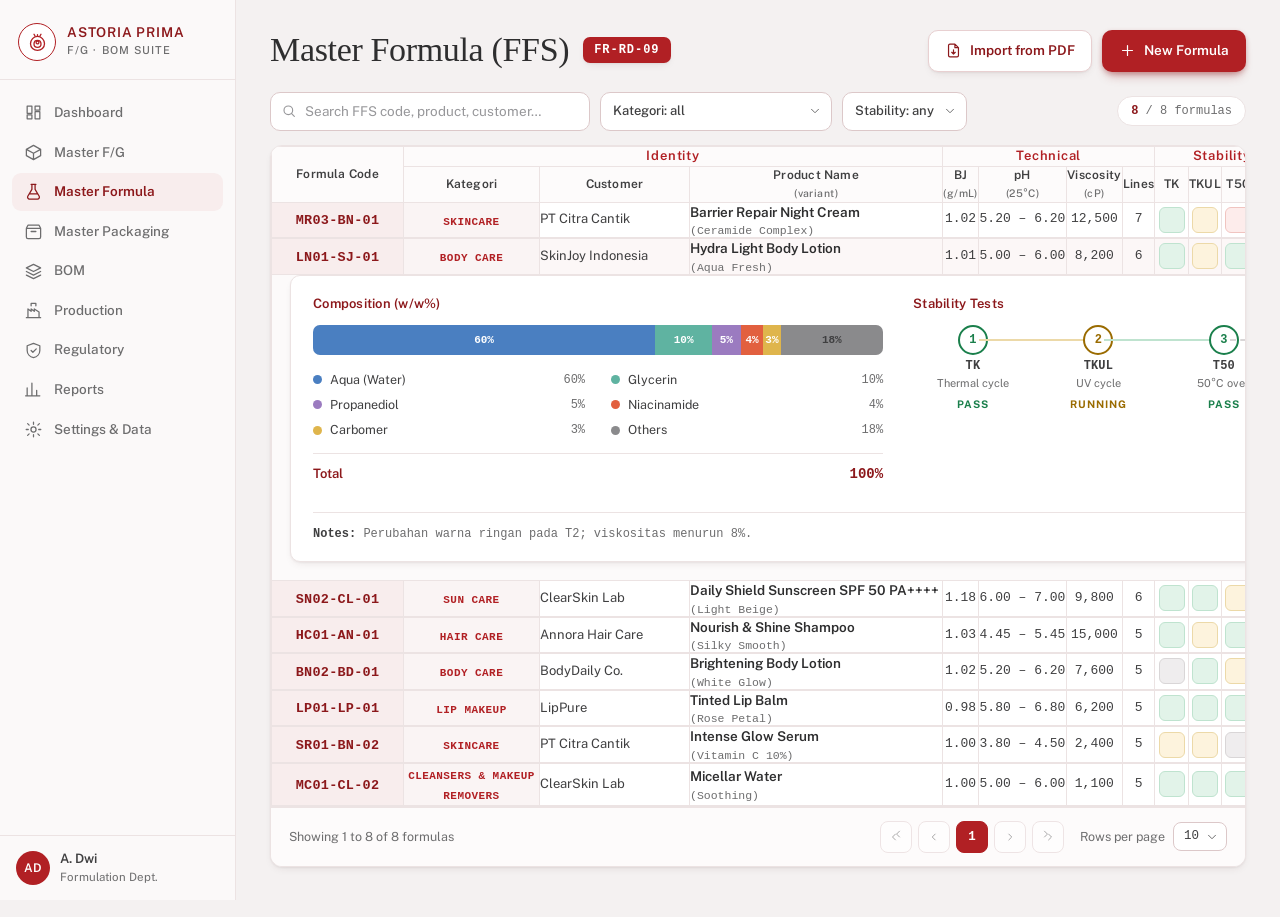
<file: mockup-formula-page.html>
<!DOCTYPE html>
<!--
  Master Formula (FFS) — redesign mockup, composition: "Spec Sheet Stack"
  Approved comp: .impeccable/mocks/decision/spec-sheet.png (comp-led build)
  Standalone preview only. Nothing here touches app CSS/JS until approved.
-->
<html lang="en">
<head>
<meta charset="utf-8">
<meta name="viewport" content="width=device-width, initial-scale=1">
<title>Master Formula (FFS) — Spec Sheet Stack mockup</title>
<link rel="preconnect" href="https://fonts.googleapis.com">
<link rel="preconnect" href="https://fonts.gstatic.com" crossorigin>
<link href="https://fonts.googleapis.com/css2?family=Public+Sans:ital,wght@0,400;0,500;0,600;0,700;1,400&display=swap" rel="stylesheet">
<style>
:root{
  --rose:#b12024; --rose-deep:#8c181b; --rose-soft:#f8eded; --rose-line:#e8d0d1;
  --bg:#f4f1f1; --rail:#fbf9f9; --sheet:#ffffff; --panel:#fcfafa;
  --line:#ece3e3; --line-strong:#dcc8c9;
  --ink:#3f3f40; --muted:#6d6d6e; --faint:#97979a;
  --green:#1a7f4b; --green-soft:#e2f3e9; --green-line:#bfe3cf;
  --amber:#9a6b00; --amber-soft:#fdf3dd; --amber-line:#ecd9a8;
  --red:#b42318; --red-soft:#fdeceb; --red-line:#f0c4c0;
  --grey:#7c7c7f; --grey-soft:#efedee; --grey-line:#d9d6d7;
  --sans:"Public Sans",-apple-system,"Segoe UI",sans-serif;
  --serif:Georgia,"Times New Roman",serif;
  --mono:"Cascadia Mono",ui-monospace,"SF Mono",Consolas,monospace;
  --sh-1:0 1px 2px rgba(63,32,33,.05),0 4px 10px -4px rgba(63,32,33,.12);
  --sh-2:0 2px 4px rgba(63,32,33,.10),0 10px 14px -6px rgba(63,32,33,.24);
  --ease:cubic-bezier(.16,1,.3,1);
}
*{box-sizing:border-box}
html,body{margin:0}
body{
  background:var(--bg); color:var(--ink); font:400 14px/1.45 var(--sans);
  -webkit-font-smoothing:antialiased;
}
::selection{background:var(--rose-soft); color:var(--rose-deep)}
input,select,button{font:inherit; caret-color:var(--rose)}
:focus-visible{outline:2px solid var(--rose); outline-offset:2px; border-radius:4px}
*::-webkit-scrollbar{width:10px; height:10px}
*::-webkit-scrollbar-track{background:transparent}
*::-webkit-scrollbar-thumb{background:var(--line-strong); border-radius:8px; border:2px solid var(--bg)}
*::-webkit-scrollbar-thumb:hover{background:var(--rose-line)}
.mono{font-family:var(--mono); font-variant-numeric:tabular-nums}
svg{display:block}

.shell{display:flex; min-height:100vh}

/* ---------- rail ---------- */
.rail{
  width:236px; flex:0 0 236px; background:var(--rail); border-right:1px solid var(--line);
  display:flex; flex-direction:column; position:sticky; top:0; height:100vh;
}
.rail-brand{display:flex; gap:11px; align-items:center; padding:20px 18px 18px; border-bottom:1px solid var(--line)}
.rail-brand .mark{
  width:38px; height:38px; flex:0 0 38px; border:1.4px solid var(--rose); border-radius:50%;
  display:grid; place-items:center; color:var(--rose); background:#fff;
}
.rail-brand b{display:block; font:600 13.5px/1.2 var(--sans); letter-spacing:.06em; color:var(--rose-deep); text-transform:uppercase}
.rail-brand span{display:block; margin-top:3px; font:500 11px/1.2 var(--sans); letter-spacing:.1em; color:var(--muted); text-transform:uppercase}
.rail-nav{padding:14px 12px; display:flex; flex-direction:column; gap:2px; overflow-y:auto}
.rail-nav a{
  display:flex; align-items:center; gap:11px; padding:9px 12px; border-radius:9px;
  color:var(--muted); text-decoration:none; font-weight:500; font-size:13.5px;
  transition:background .18s var(--ease), color .18s var(--ease);
}
.rail-nav a svg{flex:0 0 19px; stroke:currentColor; fill:none; stroke-width:1.6; stroke-linecap:round; stroke-linejoin:round}
.rail-nav a:hover{background:#f3ecec; color:var(--ink)}
.rail-nav a[aria-current="page"]{background:var(--rose-soft); color:var(--rose-deep); font-weight:600}
.rail-user{margin-top:auto; border-top:1px solid var(--line); padding:14px 16px; display:flex; align-items:center; gap:10px}
.rail-user .av{width:34px; height:34px; flex:0 0 34px; border-radius:50%; background:var(--rose); color:#fff; display:grid; place-items:center; font:600 12px var(--sans); letter-spacing:.04em}
.rail-user b{display:block; font-size:13px; font-weight:600}
.rail-user span{display:block; font-size:11.5px; color:var(--muted)}

/* ---------- main ---------- */
.main{flex:1; min-width:0; padding:30px 34px 44px}
.page-head{display:flex; align-items:flex-start; justify-content:space-between; gap:20px; flex-wrap:wrap; margin:0 0 20px}
.head-left{display:flex; align-items:center; gap:14px; flex-wrap:wrap}
h1{margin:0; font:400 34px/1.15 var(--serif); letter-spacing:-.01em; color:#2e2e2f}
.form-ref{
  font:600 12px/1 var(--mono); letter-spacing:.08em; color:#fff; background:var(--rose);
  padding:7px 11px; border-radius:7px; box-shadow:var(--sh-1);
}
.head-actions{display:flex; gap:10px; flex-wrap:wrap}
.btn{
  display:inline-flex; align-items:center; gap:8px; border-radius:10px; cursor:pointer;
  font-weight:600; font-size:13.5px; padding:10px 16px; border:1px solid transparent;
  transition:transform .16s var(--ease), box-shadow .16s var(--ease), background .16s var(--ease), border-color .16s var(--ease);
}
.btn svg{stroke:currentColor; fill:none; stroke-width:1.7; stroke-linecap:round; stroke-linejoin:round}
.btn:active{transform:translateY(1px)}
.btn-ghost{background:#fff; color:var(--rose-deep); border-color:var(--rose-line); box-shadow:var(--sh-1)}
.btn-ghost:hover{background:var(--rose-soft); border-color:var(--rose)}
.btn-primary{background:var(--rose); color:#fff; box-shadow:0 2px 5px rgba(140,24,27,.28),0 8px 12px -6px rgba(140,24,27,.42)}
.btn-primary:hover{background:var(--rose-deep)}
.btn[disabled]{opacity:.5; cursor:not-allowed; box-shadow:none}

/* ---------- toolbar ---------- */
.toolbar{display:flex; align-items:center; gap:10px; flex-wrap:wrap; margin:0 0 14px}
.search{position:relative; flex:0 1 320px; min-width:220px}
.search svg{position:absolute; left:11px; top:50%; transform:translateY(-50%); stroke:var(--faint); fill:none; stroke-width:1.7; stroke-linecap:round}
.search input{
  width:100%; padding:9px 12px 9px 34px; border:1px solid var(--line-strong); border-radius:10px;
  background:#fff; color:var(--ink); font-size:13.5px; transition:border-color .16s var(--ease), box-shadow .16s var(--ease);
}
.search input::placeholder{color:var(--faint)}
.search input:hover{border-color:var(--rose-line)}
.search input:focus{outline:none; border-color:var(--rose); box-shadow:0 0 0 3px var(--rose-soft)}
.sel{position:relative; display:inline-block}
.sel select{
  appearance:none; padding:9px 30px 9px 12px; border:1px solid var(--line-strong); border-radius:10px;
  background:#fff; color:var(--ink); font-size:13px; font-weight:500; cursor:pointer;
  transition:border-color .16s var(--ease), box-shadow .16s var(--ease);
}
.sel select:hover{border-color:var(--rose-line)}
.sel select:focus{outline:none; border-color:var(--rose); box-shadow:0 0 0 3px var(--rose-soft)}
.sel svg{position:absolute; right:10px; top:50%; transform:translateY(-50%); pointer-events:none; stroke:var(--muted); fill:none; stroke-width:1.7; stroke-linecap:round; stroke-linejoin:round}
.count-pill{
  margin-left:auto; font:500 12px var(--mono); color:var(--muted); background:#fff;
  border:1px solid var(--line); border-radius:999px; padding:7px 13px;
}
.count-pill b{color:var(--rose-deep); font-weight:600}

/* ---------- sheet ---------- */
.sheet{background:var(--sheet); border:1px solid var(--line); border-radius:12px; box-shadow:var(--sh-1); overflow:hidden}
.sheet-scroll{overflow-x:auto}
table.ffs{width:100%; border-collapse:collapse; min-width:1180px}
table.ffs th, table.ffs td{border:1px solid var(--line); padding:0}
table.ffs thead th{background:#fdfbfb; font-weight:600; text-align:center; vertical-align:middle}
th.grp{
  color:var(--rose); font-size:13px; letter-spacing:.06em;
  padding:9px 8px; border-bottom:none !important;
}
th.col{color:var(--ink); font-size:12px; font-weight:600; padding:8px 10px 10px; letter-spacing:.02em}
th.col small{display:block; font-weight:500; color:var(--muted); font-size:10.5px; letter-spacing:.04em; margin-top:2px}
th.span2{border-bottom:none !important}
td{vertical-align:middle}
tr.row{cursor:pointer; transition:background .16s var(--ease)}
tr.row:hover{background:#fcf7f7}
tr.row:focus-visible{outline:2px solid var(--rose); outline-offset:-2px}
tr.row.open{background:#fcf7f7}
td.code{background:var(--rose-soft); text-align:center; padding:13px 10px; width:132px}
td.code .mono{color:var(--rose-deep); font-size:13.5px; font-weight:600; letter-spacing:.02em; white-space:nowrap}
tr.row:hover td.code{background:#f5e3e3}
td.kat{background:#faf4f4; text-align:center; padding:12px 8px; width:136px; min-width:124px}
td.kat span{
  font:600 11px/1.4 var(--mono); letter-spacing:.04em; text-transform:uppercase; color:var(--rose);
  white-space:normal;
}
td.cust{padding:12px 14px; width:150px; font-size:13px; color:var(--ink)}
td.prod{padding:12px 16px; min-width:250px}
td.prod b{display:block; font-weight:600; font-size:13.5px; color:#2e2e2f}
td.prod span{display:block; margin-top:2px; font:400 11.5px var(--mono); color:var(--muted)}
td.num{text-align:center; padding:12px 8px; font-family:var(--mono); font-variant-numeric:tabular-nums; font-size:13px; white-space:nowrap}
td.lamps{padding:10px 6px; text-align:center; white-space:nowrap}
.lamp{
  display:inline-block; width:26px; height:26px; margin:0 3px; border-radius:6px; vertical-align:middle;
  border:1.4px solid; transition:transform .18s var(--ease), box-shadow .18s var(--ease);
}
tr.row:hover .lamp{transform:translateY(-1px); box-shadow:0 3px 8px -2px rgba(63,32,33,.25)}
.lamp.pass{background:var(--green-soft); border-color:var(--green-line)}
.lamp.run{background:var(--amber-soft); border-color:var(--amber-line)}
.lamp.fail{background:var(--red-soft); border-color:var(--red-line)}
.lamp.none{background:var(--grey-soft); border-color:var(--grey-line)}
td.upd{padding:10px 14px; width:118px; font-family:var(--mono); font-size:11.5px; color:var(--muted); line-height:1.5; white-space:nowrap}
td.expc{width:44px; text-align:center; padding:8px 6px}
.btn-exp{
  width:30px; height:30px; border:none; background:transparent; border-radius:8px; cursor:pointer;
  display:inline-grid; place-items:center; color:var(--muted);
  transition:background .16s var(--ease), color .16s var(--ease);
}
.btn-exp:hover{background:var(--rose-soft); color:var(--rose-deep)}
.btn-exp svg{stroke:currentColor; fill:none; stroke-width:1.8; stroke-linecap:round; stroke-linejoin:round; transition:transform .3s var(--ease)}
tr.row.open .btn-exp svg{transform:rotate(180deg)}

/* skeleton */
tr.skel td{padding:16px 12px}
.sk{display:block; height:12px; border-radius:6px; background:linear-gradient(90deg,#f1ecec 25%,#f8f4f4 50%,#f1ecec 75%); background-size:200% 100%; animation:shim 1.1s linear infinite}
@keyframes shim{to{background-position:-200% 0}}

/* ---------- unfold panel ---------- */
tr.expander > td{padding:0; border-top:none; background:var(--panel)}
.panel-wrap{display:grid; grid-template-rows:0fr; transition:grid-template-rows .5s var(--ease)}
tr.expander.open .panel-wrap{grid-template-rows:1fr}
.panel-clip{overflow:hidden; min-height:0}
.panel{
  margin:0 18px 18px; padding:20px 22px; background:#fff; border:1px solid var(--line);
  border-radius:10px; box-shadow:var(--sh-1);
  display:grid; grid-template-columns:minmax(0,1.15fr) minmax(0,1fr); gap:30px;
  opacity:0; transform:translateY(-4px); transition:opacity .4s var(--ease) .08s, transform .4s var(--ease) .08s;
}
tr.expander.open .panel{opacity:1; transform:none}
.panel h3{margin:0 0 14px; font:600 13px var(--sans); color:var(--rose-deep); letter-spacing:.02em}
.bar{display:flex; height:30px; border-radius:7px; overflow:hidden; background:var(--grey-soft)}
.bar i{
  display:grid; place-items:center; font:600 11px var(--mono); color:#fff; white-space:nowrap;
  transform-origin:left center; animation:seg .55s var(--ease) backwards;
}
@keyframes seg{from{transform:scaleX(0)}}
.bar i.txt-dark{color:#3f3f40}
.legend{display:grid; grid-template-columns:1fr 1fr; gap:7px 26px; margin:16px 0 0; padding:0; list-style:none}
.legend li{display:flex; align-items:center; gap:8px; font-size:12.5px; color:var(--ink)}
.legend i{width:9px; height:9px; border-radius:50%; flex:0 0 9px}
.legend b{margin-left:auto; font:500 12px var(--mono); color:var(--muted); font-variant-numeric:tabular-nums}
.total{display:flex; justify-content:space-between; align-items:baseline; margin-top:14px; padding-top:12px; border-top:1px solid var(--line)}
.total span{font:600 13px var(--sans); color:var(--rose-deep)}
.total b{font:600 14px var(--mono); color:var(--rose-deep); font-variant-numeric:tabular-nums}
.timeline{display:grid; grid-template-columns:repeat(4,1fr); gap:6px; position:relative; margin-top:6px}
.tnode{position:relative; text-align:center; padding-top:34px}
.tnode .dot{
  position:absolute; top:0; left:50%; transform:translateX(-50%);
  width:30px; height:30px; border-radius:50%; background:#fff; border:2px solid; display:grid; place-items:center;
  font:600 12px var(--mono);
}
.tnode::before{
  content:""; position:absolute; top:14px; right:50%; width:100%; height:0;
  border-top:2px solid transparent;
  transform:scaleX(0); transform-origin:right center; transition:transform .5s var(--ease);
}
.tnode:first-child::before{display:none}
tr.expander.open .tnode::before{transform:scaleX(1)}
tr.expander.open .tnode:nth-child(2)::before{transition-delay:.1s}
tr.expander.open .tnode:nth-child(3)::before{transition-delay:.2s}
tr.expander.open .tnode:nth-child(4)::before{transition-delay:.3s}
.tnode.pass::before{border-top-color:var(--green-line)}
.tnode.run::before{border-top-color:var(--amber-line)}
.tnode.fail::before{border-top-color:var(--red-line)}
.tnode.none::before{border-top-style:dashed; border-top-color:var(--grey-line)}
.tnode.pass .dot{border-color:var(--green); color:var(--green)}
.tnode.run .dot{border-color:var(--amber); color:var(--amber)}
.tnode.fail .dot{border-color:var(--red); color:var(--red)}
.tnode.none .dot{border-color:var(--grey-line); color:var(--faint); border-style:dashed}
.tnode b{display:block; font:600 12px var(--mono); color:var(--ink); letter-spacing:.01em}
.tnode small{display:block; margin-top:3px; font-size:11px; color:var(--muted)}
.tnode em{display:block; margin-top:6px; font:700 10.5px var(--sans); font-style:normal; letter-spacing:.1em}
.tnode.pass em{color:var(--green)} .tnode.run em{color:var(--amber)}
.tnode.fail em{color:var(--red)} .tnode.none em{color:var(--faint)}
.pnotes{grid-column:1 / -1; margin:0; padding-top:14px; border-top:1px solid var(--line); font:400 12px var(--mono); color:var(--muted)}
.pnotes b{color:var(--ink); font-weight:600}

/* ---------- empty ---------- */
.empty{padding:56px 24px; text-align:center}
.empty svg{margin:0 auto 14px; stroke:var(--rose-line); fill:none; stroke-width:1.5; stroke-linecap:round; stroke-linejoin:round}
.empty h2{margin:0 0 6px; font:400 20px var(--serif); color:#2e2e2f}
.empty p{margin:0 0 18px; color:var(--muted); font-size:13px}

/* ---------- foot ---------- */
.sheet-foot{
  display:flex; align-items:center; gap:16px; flex-wrap:wrap;
  padding:13px 18px; border-top:1px solid var(--line); background:#fdfbfb;
}
.showing{font-size:12.5px; color:var(--muted)}
.pager{display:flex; gap:6px; margin-left:auto; align-items:center}
.pg{
  min-width:32px; height:32px; padding:0 6px; border:1px solid var(--line-strong); border-radius:8px; background:#fff;
  color:var(--ink); font:500 12.5px var(--mono); cursor:pointer; display:inline-grid; place-items:center;
  transition:background .16s var(--ease), border-color .16s var(--ease), color .16s var(--ease);
}
.pg:hover:not([disabled]):not([aria-current]){background:var(--rose-soft); border-color:var(--rose-line); color:var(--rose-deep)}
.pg[aria-current]{background:var(--rose); border-color:var(--rose); color:#fff; font-weight:600}
.pg[disabled]{opacity:.45; cursor:not-allowed}
.pg.dots{border:none; background:none; cursor:default}
.pg svg{stroke:currentColor; fill:none; stroke-width:1.7; stroke-linecap:round; stroke-linejoin:round}
.rpp{display:flex; align-items:center; gap:8px; font-size:12.5px; color:var(--muted)}
.rpp select{
  appearance:none; padding:6px 26px 6px 10px; border:1px solid var(--line-strong); border-radius:8px; background:#fff;
  font:500 12.5px var(--mono); color:var(--ink); cursor:pointer;
}
.rpp .sel svg{right:8px}

/* ---------- toast ---------- */
.toast{
  position:fixed; right:26px; bottom:26px; z-index:60; max-width:380px;
  display:flex; gap:10px; align-items:flex-start; padding:13px 16px; border-radius:10px;
  background:#fff; border:1px solid var(--line-strong); box-shadow:var(--sh-2);
  font-size:13px; color:var(--ink);
  opacity:0; transform:translateY(10px); pointer-events:none;
  transition:opacity .3s var(--ease), transform .3s var(--ease);
}
.toast.show{opacity:1; transform:none; pointer-events:auto}
.toast.err{border-color:var(--red-line); background:var(--red-soft); color:var(--red)}
.toast svg{flex:0 0 17px; margin-top:1px; stroke:currentColor; fill:none; stroke-width:1.8; stroke-linecap:round; stroke-linejoin:round}

/* ---------- responsive ---------- */
@media (max-width:1180px){
  .rail{width:70px; flex-basis:70px}
  .rail-brand{justify-content:center; padding:18px 8px}
  .rail-brand div, .rail-nav a span, .rail-user div{display:none}
  .rail-nav a{justify-content:center; padding:11px 0}
  .rail-user{justify-content:center}
  .main{padding:26px 22px 40px}
}
@media (max-width:900px){
  .panel{grid-template-columns:1fr; gap:24px}
  h1{font-size:28px}
}
@media (max-width:640px){
  .main{padding:20px 14px 34px}
  .page-head{flex-direction:column}
  .head-actions{width:100%}
  .head-actions .btn{flex:1; justify-content:center}
  .toolbar{flex-direction:column; align-items:stretch}
  .search{flex:1 1 auto}
  .count-pill{margin-left:0; align-self:flex-start}
  .sheet-foot{flex-direction:column; align-items:flex-start}
  .pager{margin-left:0}
  .bar i{color:transparent}
  .legend{grid-template-columns:1fr}
  .panel{margin:0 10px 12px; padding:16px}
}
@media (prefers-reduced-motion:reduce){
  *,*::before,*::after{animation-duration:.01ms !important; transition-duration:.01ms !important}
}
</style>
</head>
<body>
<div class="shell">
  <aside class="rail">
    <div class="rail-brand">
      <span class="mark" aria-hidden="true">
        <svg width="21" height="21" viewBox="0 0 24 24"><path d="M12 21c-4.4 0-8-3.4-8-7.6C4 9 7.6 5 12 5s8 4 8 8.4c0 4.2-3.6 7.6-8 7.6Z" fill="none" stroke="currentColor" stroke-width="1.5"/><path d="M12 17.5c-2.2 0-4-1.7-4-3.9 0-2.3 1.8-4.1 4-4.1s4 1.8 4 4.1c0 2.2-1.8 3.9-4 3.9Z" fill="none" stroke="currentColor" stroke-width="1.5"/><path d="M12 13.6a1.6 1.6 0 1 0 0-3.2 1.6 1.6 0 0 0 0 3.2ZM12 5V3M9 4.2 8 2.6M15 4.2l1-1.6" fill="none" stroke="currentColor" stroke-width="1.5" stroke-linecap="round"/></svg>
      </span>
      <div><b>Astoria Prima</b><span>F/G · BOM Suite</span></div>
    </div>
    <nav class="rail-nav" aria-label="Modules">
      <a href="#"><svg width="19" height="19" viewBox="0 0 24 24"><path d="M4 13h6V4H4v9Zm0 7h6v-5H4v5Zm10 0h6v-9h-6v9Zm0-16v5h6V4h-6Z"/></svg><span>Dashboard</span></a>
      <a href="#"><svg width="19" height="19" viewBox="0 0 24 24"><path d="M21 8 12 3 3 8l9 5 9-5ZM3 8v8l9 5 9-5V8M12 13v8"/></svg><span>Master F/G</span></a>
      <a href="#" aria-current="page"><svg width="19" height="19" viewBox="0 0 24 24"><path d="M9 3h6M10 3v6.3L4.8 18a2.4 2.4 0 0 0 2.1 3.5h10.2a2.4 2.4 0 0 0 2.1-3.5L14 9.3V3M7.5 15h9"/></svg><span>Master Formula</span></a>
      <a href="#"><svg width="19" height="19" viewBox="0 0 24 24"><path d="M3 8h18v11a2 2 0 0 1-2 2H5a2 2 0 0 1-2-2V8Zm0 0 2-4h14l2 4M9 12h6"/></svg><span>Master Packaging</span></a>
      <a href="#"><svg width="19" height="19" viewBox="0 0 24 24"><path d="M12 3 3 7.5 12 12l9-4.5L12 3ZM3 12l9 4.5L21 12M3 16.5 12 21l9-4.5"/></svg><span>BOM</span></a>
      <a href="#"><svg width="19" height="19" viewBox="0 0 24 24"><path d="M3 21h18M5 21V10l4 3V10l4 3V10l6 4v7M9 6V3h6v3"/></svg><span>Production</span></a>
      <a href="#"><svg width="19" height="19" viewBox="0 0 24 24"><path d="M12 3 4 6v6c0 4.4 3.4 8.2 8 9 4.6-.8 8-4.6 8-9V6l-8-3Zm-3 9 2.2 2.2L15.5 10"/></svg><span>Regulatory</span></a>
      <a href="#"><svg width="19" height="19" viewBox="0 0 24 24"><path d="M4 20V10m6 10V4m6 16v-7m4 7H2"/></svg><span>Reports</span></a>
      <a href="#"><svg width="19" height="19" viewBox="0 0 24 24"><circle cx="12" cy="12" r="3.2"/><path d="M12 2.8v2.6m0 13.2v2.6M4.6 4.6l1.9 1.9m11 11 1.9 1.9M2.8 12h2.6m13.2 0h2.6M4.6 19.4l1.9-1.9m11-11 1.9-1.9"/></svg><span>Settings &amp; Data</span></a>
    </nav>
    <div class="rail-user">
      <span class="av" aria-hidden="true">AD</span>
      <div><b>A. Dwi</b><span>Formulation Dept.</span></div>
    </div>
  </aside>

  <main class="main">
    <header class="page-head">
      <div class="head-left">
        <h1>Master Formula (FFS)</h1>
        <span class="form-ref">FR-RD-09</span>
      </div>
      <div class="head-actions">
        <button class="btn btn-ghost" id="btnImport" type="button">
          <svg width="17" height="17" viewBox="0 0 24 24"><path d="M14 3H7a2 2 0 0 0-2 2v14a2 2 0 0 0 2 2h10a2 2 0 0 0 2-2V8l-5-5Zm0 0v5h5M12 17v-6m-2.5 3.5L12 17l2.5-2.5"/></svg>
          Import from PDF
        </button>
        <button class="btn btn-primary" id="btnNew" type="button">
          <svg width="17" height="17" viewBox="0 0 24 24"><path d="M12 5v14M5 12h14"/></svg>
          New Formula
        </button>
      </div>
    </header>

    <div class="toolbar">
      <label class="search">
        <svg width="16" height="16" viewBox="0 0 24 24" aria-hidden="true"><circle cx="11" cy="11" r="6.5"/><path d="m20 20-4.4-4.4"/></svg>
        <input id="q" type="search" placeholder="Search FFS code, product, customer…" aria-label="Search formulas">
      </label>
      <span class="sel"><select id="fKat" aria-label="Filter by kategori">
          <option value="">Kategori: all</option>
          <option value="Lip Makeup">Lip Makeup</option>
          <option value="Face Makeup">Face Makeup</option>
          <option value="Eye Makeup">Eye Makeup</option>
          <option value="Skincare">Skincare</option>
          <option value="Cleansers &amp; Makeup Removers">Cleansers &amp; Makeup Removers</option>
          <option value="Sun Care">Sun Care</option>
          <option value="Body Care">Body Care</option>
          <option value="Hair Care">Hair Care</option>
        </select>
        <svg width="14" height="14" viewBox="0 0 24 24" aria-hidden="true"><path d="m6 9 6 6 6-6"/></svg></span>
      <span class="sel"><select id="fStab" aria-label="Filter by stability status">
          <option value="">Stability: any</option>
          <option value="fail">Has Fail</option>
          <option value="run">Has Running</option>
          <option value="pass">All Pass</option>
          <option value="open">Not complete</option>
        </select>
        <svg width="14" height="14" viewBox="0 0 24 24" aria-hidden="true"><path d="m6 9 6 6 6-6"/></svg></span>
      <span class="count-pill" id="pill">…</span>
    </div>

    <section class="sheet" aria-label="Master formula list">
      <div class="sheet-scroll">
        <table class="ffs">
          <thead>
            <tr>
              <th class="col span2" rowspan="2" scope="col">Formula Code</th>
              <th class="grp" colspan="3" scope="colgroup">Identity</th>
              <th class="grp" colspan="4" scope="colgroup">Technical</th>
              <th class="grp" colspan="4" scope="colgroup">Stability</th>
              <th class="col span2" rowspan="2" scope="col">Updated<small>date · time</small></th>
              <th class="span2" rowspan="2" scope="col"><span style="position:absolute;width:1px;height:1px;overflow:hidden;clip:rect(0 0 0 0)">Expand</span></th>
            </tr>
            <tr>
              <th class="col" scope="col">Kategori</th>
              <th class="col" scope="col">Customer</th>
              <th class="col" scope="col">Product Name <small>(variant)</small></th>
              <th class="col" scope="col">BJ <small>(g/mL)</small></th>
              <th class="col" scope="col">pH <small>(25°C)</small></th>
              <th class="col" scope="col">Viscosity <small>(cP)</small></th>
              <th class="col" scope="col">Lines</th>
              <th class="col" scope="col">TK</th>
              <th class="col" scope="col">TKUL</th>
              <th class="col" scope="col">T50</th>
              <th class="col" scope="col">TM</th>
            </tr>
          </thead>
          <tbody id="tbody"></tbody>
        </table>
      </div>
      <div class="empty" id="empty" hidden>
        <svg width="44" height="44" viewBox="0 0 24 24"><path d="M9 3h6M10 3v6.3L4.8 18a2.4 2.4 0 0 0 2.1 3.5h10.2a2.4 2.4 0 0 0 2.1-3.5L14 9.3V3M7.5 15h9"/></svg>
        <h2>No formulas match</h2>
        <p id="emptyMsg">Adjust the search or filters to see the master list again.</p>
        <button class="btn btn-ghost" id="btnClear" type="button">Clear search &amp; filters</button>
      </div>
      <footer class="sheet-foot">
        <span class="showing" id="showing">…</span>
        <nav class="pager" id="pager" aria-label="Pagination"></nav>
        <label class="rpp">Rows per page
          <span class="sel"><select id="rpp"><option>10</option><option>25</option><option>50</option></select>
          <svg width="14" height="14" viewBox="0 0 24 24" aria-hidden="true"><path d="m6 9 6 6 6-6"/></svg></span>
        </label>
      </footer>
    </section>
  </main>
</div>

<div class="toast" id="toast" role="status" aria-live="polite"></div>

<script>
(function () {
  "use strict";
  var STAB = {
    "Pass":    { cls: "pass", word: "PASS",    label: "Pass" },
    "Running": { cls: "run",  word: "RUNNING", label: "Running" },
    "Fail":    { cls: "fail", word: "FAIL",    label: "Fail" },
    "-":       { cls: "none", word: "NOT SET", label: "Not set" }
  };
  var TESTS = [
    ["tk",   "TK",   "Thermal cycle"],
    ["tkul", "TKUL", "UV cycle"],
    ["t50",  "T50",  "50°C oven"],
    ["tm",   "TM",   "Real-time"]
  ];
  var HUES = ["#4a7fc1", "#5fb3a1", "#9b7bc0", "#e2603f", "#dfb54c", "#7fa05a", "#c0788f", "#8a8a8c"];

  var DATA = [
    { id: "MR03-BN-01", kat: "Skincare", cust: "PT Citra Cantik", prod: "Barrier Repair Night Cream", variant: "Ceramide Complex",
      bj: "1.02", ph: "5.20 – 6.20", vis: "12,500", st: { tk: "Pass", tkul: "Running", t50: "Fail", tm: "Pass" },
      upd: ["02 Oct 2026", "09:14"], note: "Warna agak gelap pada T2 (50°C); diskusi revisi antioksidan dijadwalkan.",
      lines: [["Aqua (Water)", 58], ["Glycerin", 12], ["Ceramide NP", 5], ["Niacinamide", 4], ["Carbomer", 3], ["Phenoxyethanol", 1.5], ["Others", 16.5]] },
    { id: "LN01-SJ-01", kat: "Body Care", cust: "SkinJoy Indonesia", prod: "Hydra Light Body Lotion", variant: "Aqua Fresh",
      bj: "1.01", ph: "5.00 – 6.00", vis: "8,200", st: { tk: "Pass", tkul: "Running", t50: "Pass", tm: "-" },
      upd: ["28 Sep 2026", "16:42"], note: "Perubahan warna ringan pada T2; viskositas menurun 8%.",
      lines: [["Aqua (Water)", 60], ["Glycerin", 10], ["Propanediol", 5], ["Niacinamide", 4], ["Carbomer", 3], ["Others", 18]] },
    { id: "SN02-CL-01", kat: "Sun Care", cust: "ClearSkin Lab", prod: "Daily Shield Sunscreen SPF 50 PA++++", variant: "Light Beige",
      bj: "1.18", ph: "6.00 – 7.00", vis: "9,800", st: { tk: "Pass", tkul: "Pass", t50: "Running", tm: "Pass" },
      upd: ["25 Sep 2026", "11:08"], note: "",
      lines: [["Aqua (Water)", 52], ["Ethylhexyl Methoxycinnamate", 10], ["Zinc Oxide", 8], ["Titanium Dioxide", 6], ["Glycerin", 5], ["Others", 19]] },
    { id: "HC01-AN-01", kat: "Hair Care", cust: "Annora Hair Care", prod: "Nourish & Shine Shampoo", variant: "Silky Smooth",
      bj: "1.03", ph: "4.45 – 5.45", vis: "15,000", st: { tk: "Pass", tkul: "Running", t50: "Pass", tm: "Pass" },
      upd: ["22 Sep 2026", "13:27"], note: "",
      lines: [["Aqua (Water)", 48], ["SLES", 22], ["Cocamidopropyl Betaine", 8], ["Argan Oil", 2], ["Others", 20]] },
    { id: "BN02-BD-01", kat: "Body Care", cust: "BodyDaily Co.", prod: "Brightening Body Lotion", variant: "White Glow",
      bj: "1.02", ph: "5.20 – 6.20", vis: "7,600", st: { tk: "-", tkul: "Pass", t50: "Running", tm: "Pass" },
      upd: ["18 Sep 2026", "08:55"], note: "Menunggu jadwal siklus TK dari QA.",
      lines: [["Aqua (Water)", 62], ["Glycerin", 9], ["Alpha-Arbutin", 3], ["Shea Butter", 4], ["Others", 22]] },
    { id: "LP01-LP-01", kat: "Lip Makeup", cust: "LipPure", prod: "Tinted Lip Balm", variant: "Rose Petal",
      bj: "0.98", ph: "5.80 – 6.80", vis: "6,200", st: { tk: "Pass", tkul: "Pass", t50: "Pass", tm: "-" },
      upd: ["15 Sep 2026", "10:31"], note: "",
      lines: [["Ricinus Communis Oil", 40], ["Cera Alba", 22], ["Shea Butter", 15], ["CI 77491", 3], ["Others", 20]] },
    { id: "SR01-BN-02", kat: "Skincare", cust: "PT Citra Cantik", prod: "Intense Glow Serum", variant: "Vitamin C 10%",
      bj: "1.00", ph: "3.80 – 4.50", vis: "2,400", st: { tk: "Running", tkul: "Running", t50: "-", tm: "-" },
      upd: ["12 Sep 2026", "15:03"], note: "Stabilitas baru masuk siklus pertama.",
      lines: [["Aqua (Water)", 70], ["Ascorbic Acid", 10], ["Propanediol", 6], ["Ferulic Acid", 1], ["Others", 13]] },
    { id: "MC01-CL-02", kat: "Cleansers & Makeup Removers", cust: "ClearSkin Lab", prod: "Micellar Water", variant: "Soothing",
      bj: "1.00", ph: "5.00 – 6.00", vis: "1,100", st: { tk: "Pass", tkul: "Pass", t50: "Pass", tm: "Pass" },
      upd: ["09 Sep 2026", "09:47"], note: "",
      lines: [["Aqua (Water)", 82], ["PEG-6 Caprylic Glycerides", 6], ["Glycerin", 4], ["Panthenol", 2], ["Others", 6]] }
  ];

  var state = { q: "", kat: "", stab: "", page: 1, rpp: 10, open: "LN01-SJ-01" };
  var $ = function (id) { return document.getElementById(id); };
  var tbody = $("tbody");

  function esc(s) { return String(s).replace(/[&<>"]/g, function (c) { return { "&": "&amp;", "<": "&lt;", ">": "&gt;", '"': "&quot;" }[c]; }); }
  function fmtPct(n) { return (Math.round(n * 100) / 100).toFixed(2).replace(/\.?0+$/, "") + "%"; }

  function filtered() {
    var q = state.q.toLowerCase();
    return DATA.filter(function (f) {
      if (state.kat && f.kat !== state.kat) return false;
      if (q && (f.id + " " + f.kat + " " + f.cust + " " + f.prod + " " + f.variant).toLowerCase().indexOf(q) < 0) return false;
      if (state.stab) {
        var v = [f.st.tk, f.st.tkul, f.st.t50, f.st.tm];
        if (state.stab === "fail" && v.indexOf("Fail") < 0) return false;
        if (state.stab === "run" && v.indexOf("Running") < 0) return false;
        if (state.stab === "pass" && v.some(function (x) { return x !== "Pass"; })) return false;
        if (state.stab === "open" && v.indexOf("-") < 0) return false;
      }
      return true;
    });
  }

  function lamps(f) {
    return TESTS.map(function (t) {
      var s = STAB[f.st[t[0]]];
      return '<td class="lamps"><span class="lamp ' + s.cls + '" title="' + t[1] + ": " + s.label +
        '" aria-label="' + t[1] + " " + s.label + '"></span></td>';
    }).join("");
  }

  function panel(f) {
    var total = f.lines.reduce(function (a, l) { return a + l[1]; }, 0);
    var hueOf = function (l, i) { return l[0] === "Others" ? "#8a8a8c" : HUES[i % HUES.length]; };
    var bar = f.lines.map(function (l, i) {
      var hue = hueOf(l, i);
      var dark = l[0] === "Others";
      var txt = l[1] >= 3 ? fmtPct(l[1]) : "";
      return '<i class="' + (dark ? "txt-dark" : "") + '" style="width:' + l[1] + "%;background:" + hue +
        ";animation-delay:" + (i * 60) + 'ms" title="' + esc(l[0]) + " " + fmtPct(l[1]) + '">' + txt + "</i>";
    }).join("");
    var legend = f.lines.map(function (l, i) {
      return '<li><i style="background:' + hueOf(l, i) + '"></i>' + esc(l[0]) + "<b>" + fmtPct(l[1]) + "</b></li>";
    }).join("");
    var nodes = TESTS.map(function (t, i) {
      var s = STAB[f.st[t[0]]];
      return '<div class="tnode ' + s.cls + '"><span class="dot">' + (i + 1) + "</span><b>" + t[1] + "</b><small>" + t[2] + "</small><em>" + s.word + "</em></div>";
    }).join("");
    return '<div class="panel-wrap"><div class="panel-clip"><div class="panel">' +
      '<div><h3>Composition (w/w%)</h3><div class="bar" role="img" aria-label="Composition bar">' + bar + "</div>" +
      '<ul class="legend">' + legend + "</ul>" +
      '<div class="total"><span>Total</span><b>' + fmtPct(total) + "</b></div></div>" +
      '<div><h3>Stability Tests</h3><div class="timeline">' + nodes + "</div></div>" +
      (f.note ? '<p class="pnotes"><b>Notes:</b> ' + esc(f.note) + "</p>" : "") +
      "</div></div></div>";
  }

  function rowHtml(f) {
    var open = state.open === f.id;
    var h = '<tr class="row' + (open ? " open" : "") + '" data-id="' + f.id + '" tabindex="0" aria-expanded="' + open + '">' +
      '<td class="code"><span class="mono">' + esc(f.id) + "</span></td>" +
      '<td class="kat"><span>' + esc(f.kat) + "</span></td>" +
      '<td class="cust">' + esc(f.cust) + "</td>" +
      '<td class="prod"><b>' + esc(f.prod) + "</b><span>(" + esc(f.variant) + ")</span></td>" +
      '<td class="num">' + f.bj + "</td>" +
      '<td class="num">' + f.ph + "</td>" +
      '<td class="num">' + f.vis + "</td>" +
      '<td class="num">' + f.lines.length + "</td>" +
      lamps(f) +
      '<td class="upd">' + f.upd[0] + "<br>" + f.upd[1] + "</td>" +
      '<td class="expc"><button class="btn-exp" type="button" aria-label="Toggle composition and stability for ' + esc(f.id) + '">' +
      '<svg width="16" height="16" viewBox="0 0 24 24"><path d="m6 9 6 6 6-6"/></svg></button></td></tr>';
    return h + '<tr class="expander' + (open ? " open" : "") + '" data-for="' + f.id + '"><td colspan="14">' + panel(f) + "</td></tr>";
  }

  function skelHtml() {
    var out = "";
    for (var i = 0; i < 4; i++) {
      out += '<tr class="skel"><td class="code"><span class="sk" style="width:70%;margin:0 auto"></span></td>' +
        '<td class="kat"><span class="sk" style="width:60%;margin:0 auto"></span></td>' +
        '<td class="cust"><span class="sk" style="width:80%"></span></td>' +
        '<td class="prod"><span class="sk" style="width:70%"></span></td>' +
        '<td class="num"><span class="sk" style="width:50%;margin:0 auto"></span></td>' +
        '<td class="num"><span class="sk" style="width:70%;margin:0 auto"></span></td>' +
        '<td class="num"><span class="sk" style="width:60%;margin:0 auto"></span></td>' +
        '<td class="num"><span class="sk" style="width:40%;margin:0 auto"></span></td>' +
        '<td class="lamps"><span class="sk" style="width:70%;margin:0 auto;height:22px"></span></td>' +
        '<td class="lamps"><span class="sk" style="width:70%;margin:0 auto;height:22px"></span></td>' +
        '<td class="lamps"><span class="sk" style="width:70%;margin:0 auto;height:22px"></span></td>' +
        '<td class="lamps"><span class="sk" style="width:70%;margin:0 auto;height:22px"></span></td>' +
        '<td class="upd"><span class="sk" style="width:80%"></span></td>' +
        '<td class="expc"></td></tr>';
    }
    return out;
  }

  function pagerHtml(pages) {
    function btn(label, page, dis, cur, aria) {
      return '<button class="pg" type="button" data-page="' + page + '"' + (dis ? " disabled" : "") +
        (cur ? ' aria-current="page"' : "") + (aria ? ' aria-label="' + aria + '"' : "") + ">" + label + "</button>";
    }
    var chev = function (d) { return '<svg width="14" height="14" viewBox="0 0 24 24"><path d="' + d + '"/></svg>'; };
    var h = btn(chev("m11 17-5-5 5-5m7 5-5-5 5-5"), 1, state.page === 1, false, "First page") +
            btn(chev("m14 17-5-5 5-5"), state.page - 1, state.page === 1, false, "Previous page");
    var list = [];
    for (var p = 1; p <= pages; p++) {
      if (pages <= 6 || p === 1 || p === pages || Math.abs(p - state.page) <= 1) list.push(p);
      else if (list[list.length - 1] !== "…") list.push("…");
    }
    list.forEach(function (p) {
      h += p === "…" ? '<span class="pg dots">…</span>' : btn(p, p, false, p === state.page, "Page " + p);
    });
    h += btn(chev("m10 17 5-5-5-5"), state.page + 1, state.page === pages, false, "Next page") +
         btn(chev("m13 17 5-5-5-5m-7 5 5-5-5-5"), pages, state.page === pages, false, "Last page");
    return h;
  }

  var skelTimer = null;
  function render(withSkeleton) {
    var list = filtered();
    var pages = Math.max(1, Math.ceil(list.length / state.rpp));
    if (state.page > pages) state.page = pages;
    var slice = list.slice((state.page - 1) * state.rpp, state.page * state.rpp);

    $("pill").innerHTML = "<b>" + list.length + "</b> / " + DATA.length + " formulas";
    $("showing").textContent = list.length
      ? "Showing " + ((state.page - 1) * state.rpp + 1) + " to " + Math.min(state.page * state.rpp, list.length) + " of " + list.length + " formulas"
      : "No formulas to show";
    $("pager").innerHTML = pagerHtml(pages);
    $("empty").hidden = list.length > 0;

    if (withSkeleton) {
      tbody.innerHTML = skelHtml();
      clearTimeout(skelTimer);
      skelTimer = setTimeout(function () { tbody.innerHTML = slice.map(rowHtml).join(""); }, 260);
    } else {
      tbody.innerHTML = slice.map(rowHtml).join("");
    }
  }

  function toggle(id) {
    state.open = state.open === id ? null : id;
    var rows = tbody.querySelectorAll("tr.row");
    for (var i = 0; i < rows.length; i++) {
      var on = rows[i].getAttribute("data-id") === state.open;
      rows[i].classList.toggle("open", on);
      rows[i].setAttribute("aria-expanded", on);
      var exp = tbody.querySelector('tr.expander[data-for="' + rows[i].getAttribute("data-id") + '"]');
      if (exp) exp.classList.toggle("open", on);
    }
  }

  var toastTimer = null;
  function toast(msg, err) {
    var t = $("toast");
    t.className = "toast show" + (err ? " err" : "");
    t.innerHTML = '<svg width="17" height="17" viewBox="0 0 24 24">' +
      (err ? '<path d="M10.3 3.9 2.6 17a2 2 0 0 0 1.7 3h15.4a2 2 0 0 0 1.7-3L13.7 3.9a2 2 0 0 0-3.4 0ZM12 9v4.5m0 3v.5"/>'
           : '<circle cx="12" cy="12" r="9"/><path d="m8.5 12.2 2.4 2.4 4.6-5"/>') + "</svg><span>" + esc(msg) + "</span>";
    clearTimeout(toastTimer);
    toastTimer = setTimeout(function () { t.className = "toast" + (err ? " err" : ""); }, 4200);
  }

  $("q").addEventListener("input", function () { state.q = this.value.trim(); state.page = 1; render(false); });
  $("fKat").addEventListener("change", function () { state.kat = this.value; state.page = 1; render(true); });
  $("fStab").addEventListener("change", function () { state.stab = this.value; state.page = 1; render(true); });
  $("rpp").addEventListener("change", function () { state.rpp = +this.value; state.page = 1; render(true); });
  $("btnClear").addEventListener("click", function () {
    state.q = ""; state.kat = ""; state.stab = ""; state.page = 1;
    $("q").value = ""; $("fKat").value = ""; $("fStab").value = "";
    render(false);
  });
  $("pager").addEventListener("click", function (e) {
    var b = e.target.closest("button.pg");
    if (!b || b.disabled) return;
    state.page = +b.getAttribute("data-page");
    render(false);
  });
  tbody.addEventListener("click", function (e) {
    var r = e.target.closest("tr.row");
    if (r) toggle(r.getAttribute("data-id"));
  });
  tbody.addEventListener("keydown", function (e) {
    if (e.key !== "Enter" && e.key !== " ") return;
    var r = e.target.closest("tr.row");
    if (r) { e.preventDefault(); toggle(r.getAttribute("data-id")); }
  });
  $("btnImport").addEventListener("click", function () {
    toast("OCR import is not configured yet. Set the n8n webhook URL and token in Settings & Data first.", true);
  });
  $("btnNew").addEventListener("click", function () {
    toast("Mockup preview — the formula editor opens in the live app.");
  });

  render(false);
})();
</script>
</body>
</html>
</file>
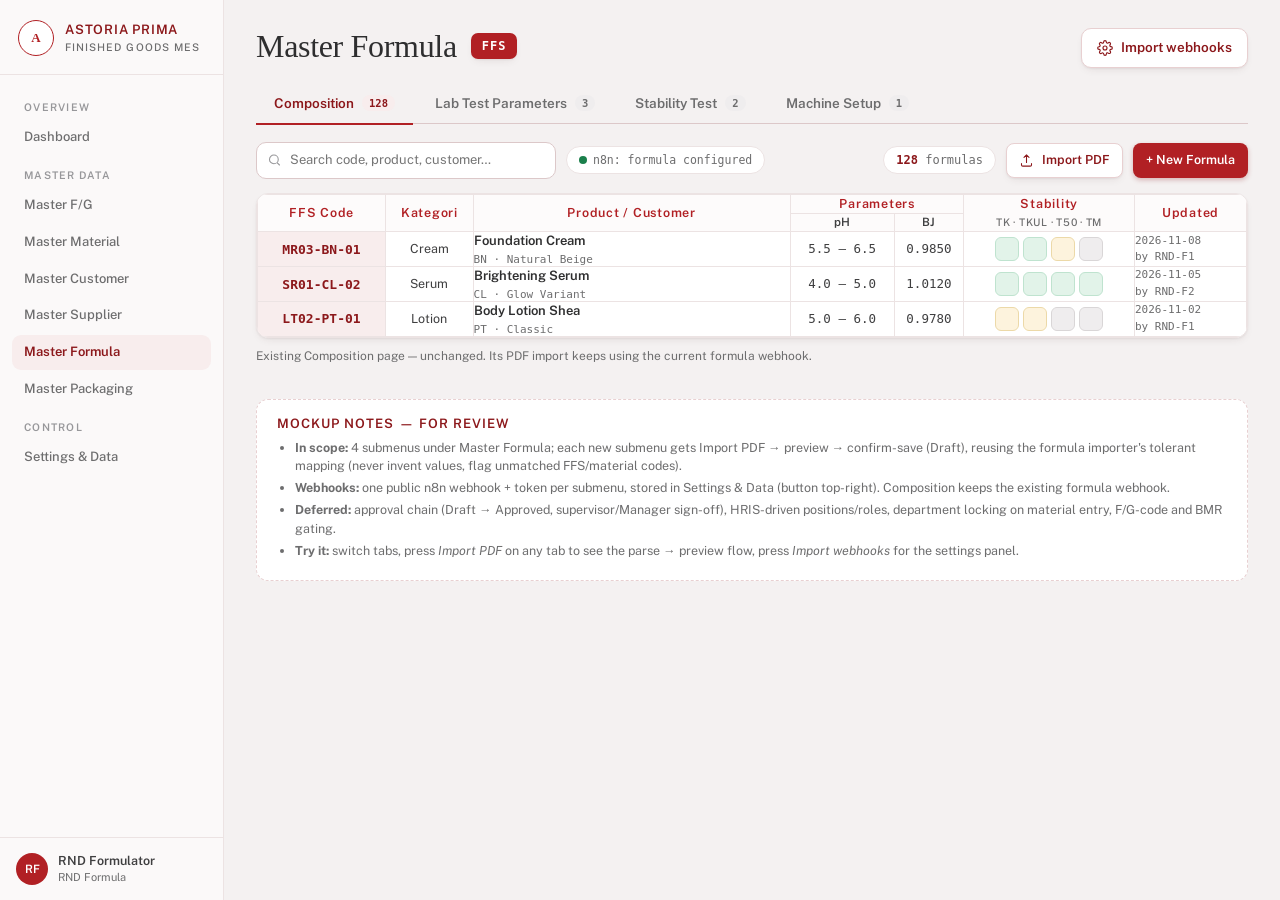
<file: mockup-formula-submenus.html>
<!DOCTYPE html>
<!--
  Master Formula (FFS) — submenu mockup: Composition / Lab Test / Stability / Machine Setup
  Extends the approved "Spec Sheet Stack" design (mockup-formula-page.html).
  Scope: import + preview per submenu, each with its own public n8n webhook.
  Approval chain + HRIS-driven roles are DEFERRED — records save as Draft only.
  Standalone preview only. Nothing here touches app CSS/JS until approved.
-->
<html lang="en">
<head>
<meta charset="utf-8">
<meta name="viewport" content="width=device-width, initial-scale=1">
<title>Master Formula — Submenus mockup</title>
<link rel="preconnect" href="https://fonts.googleapis.com">
<link rel="preconnect" href="https://fonts.gstatic.com" crossorigin>
<link href="https://fonts.googleapis.com/css2?family=Public+Sans:ital,wght@0,400;0,500;0,600;0,700;1,400&display=swap" rel="stylesheet">
<style>
:root{
  --rose:#b12024; --rose-deep:#8c181b; --rose-soft:#f8eded; --rose-line:#e8d0d1;
  --bg:#f4f1f1; --rail:#fbf9f9; --sheet:#ffffff; --panel:#fcfafa;
  --line:#ece3e3; --line-strong:#dcc8c9;
  --ink:#3f3f40; --muted:#6d6d6e; --faint:#97979a;
  --green:#1a7f4b; --green-soft:#e2f3e9; --green-line:#bfe3cf;
  --amber:#9a6b00; --amber-soft:#fdf3dd; --amber-line:#ecd9a8;
  --red:#b42318; --red-soft:#fdeceb; --red-line:#f0c4c0;
  --grey:#7c7c7f; --grey-soft:#efedee; --grey-line:#d9d6d7;
  --sans:"Public Sans",-apple-system,"Segoe UI",sans-serif;
  --serif:Georgia,"Times New Roman",serif;
  --mono:"Cascadia Mono",ui-monospace,"SF Mono",Consolas,monospace;
  --sh-1:0 1px 2px rgba(63,32,33,.05),0 4px 10px -4px rgba(63,32,33,.12);
  --sh-2:0 2px 4px rgba(63,32,33,.10),0 10px 14px -6px rgba(63,32,33,.24);
  --ease:cubic-bezier(.16,1,.3,1);
}
*{box-sizing:border-box}
html,body{margin:0}
body{background:var(--bg); color:var(--ink); font:400 14px/1.45 var(--sans); -webkit-font-smoothing:antialiased}
::selection{background:var(--rose-soft); color:var(--rose-deep)}
input,select,button{font:inherit; caret-color:var(--rose)}
:focus-visible{outline:2px solid var(--rose); outline-offset:2px; border-radius:4px}
.mono{font-family:var(--mono); font-variant-numeric:tabular-nums}
svg{display:block}

.shell{display:flex; min-height:100vh}

/* rail (compact) */
.rail{width:224px; flex:0 0 224px; background:var(--rail); border-right:1px solid var(--line); display:flex; flex-direction:column; position:sticky; top:0; height:100vh}
.rail-brand{display:flex; gap:11px; align-items:center; padding:20px 18px 18px; border-bottom:1px solid var(--line)}
.rail-brand .mark{width:36px; height:36px; flex:0 0 36px; border:1.4px solid var(--rose); border-radius:50%; display:grid; place-items:center; color:var(--rose); background:#fff; font:600 13px var(--serif)}
.rail-brand b{display:block; font:600 13px/1.2 var(--sans); letter-spacing:.06em; color:var(--rose-deep); text-transform:uppercase}
.rail-brand span{display:block; margin-top:3px; font:500 10.5px/1.2 var(--sans); letter-spacing:.1em; color:var(--muted); text-transform:uppercase}
.rail-nav{padding:14px 12px; display:flex; flex-direction:column; gap:2px}
.rail-nav .grp{font:600 10.5px var(--sans); letter-spacing:.12em; text-transform:uppercase; color:var(--faint); padding:12px 12px 5px}
.rail-nav a{display:flex; align-items:center; gap:10px; padding:8px 12px; border-radius:9px; color:var(--muted); text-decoration:none; font-weight:500; font-size:13px}
.rail-nav a:hover{background:#f3ecec; color:var(--ink)}
.rail-nav a[aria-current="page"]{background:var(--rose-soft); color:var(--rose-deep); font-weight:600}
.rail-user{margin-top:auto; border-top:1px solid var(--line); padding:14px 16px; display:flex; align-items:center; gap:10px}
.rail-user .av{width:32px; height:32px; flex:0 0 32px; border-radius:50%; background:var(--rose); color:#fff; display:grid; place-items:center; font:600 11.5px var(--sans)}
.rail-user b{display:block; font-size:12.5px; font-weight:600}
.rail-user span{display:block; font-size:11px; color:var(--muted)}

/* main */
.main{flex:1; min-width:0; padding:28px 32px 48px}
.page-head{display:flex; align-items:flex-start; justify-content:space-between; gap:20px; flex-wrap:wrap; margin:0 0 16px}
.head-left{display:flex; align-items:center; gap:14px; flex-wrap:wrap}
h1{margin:0; font:400 32px/1.15 var(--serif); letter-spacing:-.01em; color:#2e2e2f}
.form-ref{font:600 12px/1 var(--mono); letter-spacing:.08em; color:#fff; background:var(--rose); padding:7px 11px; border-radius:7px; box-shadow:var(--sh-1)}
.head-actions{display:flex; gap:10px; flex-wrap:wrap}
.btn{display:inline-flex; align-items:center; gap:8px; border-radius:10px; cursor:pointer; font-weight:600; font-size:13.5px; padding:9px 15px; border:1px solid transparent; transition:transform .16s var(--ease), background .16s var(--ease), border-color .16s var(--ease)}
.btn svg{stroke:currentColor; fill:none; stroke-width:1.7; stroke-linecap:round; stroke-linejoin:round}
.btn:active{transform:translateY(1px)}
.btn-ghost{background:#fff; color:var(--rose-deep); border-color:var(--rose-line); box-shadow:var(--sh-1)}
.btn-ghost:hover{background:var(--rose-soft); border-color:var(--rose)}
.btn-primary{background:var(--rose); color:#fff; box-shadow:0 2px 5px rgba(140,24,27,.28)}
.btn-primary:hover{background:var(--rose-deep)}
.btn-sm{padding:7px 12px; font-size:12.5px; border-radius:8px}

/* tabs */
.tabs{display:flex; gap:4px; border-bottom:1.5px solid var(--line-strong); margin:0 0 18px; flex-wrap:wrap}
.tab{appearance:none; border:none; background:transparent; cursor:pointer; padding:11px 18px 12px; font:600 13.5px var(--sans); color:var(--muted); border-bottom:2.5px solid transparent; margin-bottom:-1.5px; display:flex; align-items:center; gap:8px; transition:color .16s var(--ease)}
.tab:hover{color:var(--rose-deep)}
.tab[aria-selected="true"]{color:var(--rose-deep); border-bottom-color:var(--rose)}
.tab .n{font:600 10.5px var(--mono); background:var(--grey-soft); color:var(--muted); border-radius:999px; padding:2px 7px}
.tab[aria-selected="true"] .n{background:var(--rose-soft); color:var(--rose-deep)}
.tab .soon{font:600 9px var(--sans); letter-spacing:.08em; text-transform:uppercase; color:var(--amber); background:var(--amber-soft); border:1px solid var(--amber-line); border-radius:5px; padding:2px 5px}

/* toolbar */
.toolbar{display:flex; align-items:center; gap:10px; flex-wrap:wrap; margin:0 0 14px}
.search{position:relative; flex:0 1 300px; min-width:210px}
.search svg{position:absolute; left:11px; top:50%; transform:translateY(-50%); stroke:var(--faint); fill:none; stroke-width:1.7; stroke-linecap:round}
.search input{width:100%; padding:8px 12px 8px 33px; border:1px solid var(--line-strong); border-radius:10px; background:#fff; font-size:13px}
.search input:focus{outline:none; border-color:var(--rose); box-shadow:0 0 0 3px var(--rose-soft)}
.count-pill{margin-left:auto; font:500 12px var(--mono); color:var(--muted); background:#fff; border:1px solid var(--line); border-radius:999px; padding:6px 12px}
.count-pill b{color:var(--rose-deep); font-weight:600}
.webhook-dot{display:inline-flex; align-items:center; gap:6px; font:500 11.5px var(--mono); color:var(--muted); background:#fff; border:1px solid var(--line); border-radius:999px; padding:6px 12px}
.webhook-dot i{width:8px; height:8px; border-radius:50%; background:var(--green); display:inline-block}
.webhook-dot.off i{background:var(--grey-line)}

/* sheet tables */
.sheet{background:var(--sheet); border:1px solid var(--line); border-radius:12px; box-shadow:var(--sh-1); overflow:hidden}
.sheet-scroll{overflow-x:auto}
table.ffs{width:100%; border-collapse:collapse; min-width:980px}
table.ffs th, table.ffs td{border:1px solid var(--line); padding:0}
table.ffs thead th{background:#fdfbfb; font-weight:600; text-align:center; vertical-align:middle}
th.grp{color:var(--rose); font-size:12.5px; letter-spacing:.06em; padding:8px 8px; border-bottom:none !important}
th.col{color:var(--ink); font-size:11.5px; font-weight:600; padding:7px 10px 9px; letter-spacing:.02em}
th.col small{display:block; font-weight:500; color:var(--muted); font-size:10px; letter-spacing:.04em; margin-top:2px}
td{vertical-align:middle}
tr.row{cursor:pointer; transition:background .16s var(--ease)}
tr.row:hover{background:#fcf7f7}
td.code{background:var(--rose-soft); text-align:center; padding:12px 10px; width:128px}
td.code .mono{color:var(--rose-deep); font-size:13px; font-weight:600; white-space:nowrap}
td.prod{padding:11px 14px; min-width:210px}
td.prod b{display:block; font-weight:600; font-size:13px; color:#2e2e2f}
td.prod span{display:block; margin-top:2px; font:400 11px var(--mono); color:var(--muted)}
td.num{text-align:center; padding:11px 8px; font-family:var(--mono); font-variant-numeric:tabular-nums; font-size:12.5px; white-space:nowrap}
td.txt{padding:11px 12px; font-size:12.5px}
td.upd{padding:10px 12px; width:112px; font-family:var(--mono); font-size:11px; color:var(--muted); line-height:1.5; white-space:nowrap}
.lamp{display:inline-block; width:24px; height:24px; margin:0 2px; border-radius:6px; vertical-align:middle; border:1.4px solid}
.lamp.pass{background:var(--green-soft); border-color:var(--green-line)}
.lamp.run{background:var(--amber-soft); border-color:var(--amber-line)}
.lamp.fail{background:var(--red-soft); border-color:var(--red-line)}
.lamp.none{background:var(--grey-soft); border-color:var(--grey-line)}
.chip{display:inline-block; font:600 10.5px var(--sans); letter-spacing:.05em; text-transform:uppercase; border-radius:6px; padding:3px 8px; border:1px solid}
.chip.draft{color:var(--grey); background:var(--grey-soft); border-color:var(--grey-line)}
.chip.ok{color:var(--green); background:var(--green-soft); border-color:var(--green-line)}
.chip.warn{color:var(--amber); background:var(--amber-soft); border-color:var(--amber-line)}
.empty-row td{padding:26px 14px; text-align:center; color:var(--faint); font-size:13px}
.hint{margin-top:10px; font-size:12px; color:var(--muted)}

/* modal */
.backdrop{position:fixed; inset:0; background:rgba(46,26,27,.42); backdrop-filter:blur(2px); display:none; place-items:center; z-index:50; padding:24px}
.backdrop.show{display:grid}
.modal{background:#fff; border-radius:14px; box-shadow:var(--sh-2); width:min(860px,100%); max-height:88vh; display:flex; flex-direction:column; overflow:hidden; animation:pop .22s var(--ease)}
@keyframes pop{from{transform:translateY(10px) scale(.985); opacity:0}}
.modal-head{padding:16px 22px; border-bottom:1px solid var(--line); display:flex; align-items:center; justify-content:space-between; gap:12px}
.modal-head h2{margin:0; font:400 21px var(--serif); color:#2e2e2f}
.modal-x{border:none; background:transparent; cursor:pointer; color:var(--muted); font-size:20px; line-height:1; padding:4px 8px; border-radius:8px}
.modal-x:hover{background:var(--rose-soft); color:var(--rose-deep)}
.modal-body{padding:18px 22px; overflow-y:auto}
.modal-foot{padding:14px 22px; border-top:1px solid var(--line); display:flex; justify-content:flex-end; gap:10px; background:var(--panel)}

/* import banner + preview */
.import-banner{background:var(--amber-soft); border:1px solid var(--amber-line); border-radius:10px; padding:11px 14px; font-size:12.5px; color:#6b4a08; margin-bottom:14px}
.import-banner ul{margin:6px 0 0; padding-left:18px}
.import-banner li{margin:2px 0}
.matchline{display:flex; gap:10px; flex-wrap:wrap; margin-bottom:14px}
.match{display:inline-flex; align-items:center; gap:7px; font:500 12px var(--mono); border-radius:8px; padding:7px 11px; border:1px solid}
.match.hit{color:var(--green); background:var(--green-soft); border-color:var(--green-line)}
.match.miss{color:var(--red); background:var(--red-soft); border-color:var(--red-line)}
table.preview{width:100%; border-collapse:collapse; font-size:12.5px}
table.preview th, table.preview td{border:1px solid var(--line); padding:7px 11px; text-align:left}
table.preview thead th{background:#fdfbfb; font-weight:600; font-size:11.5px; letter-spacing:.03em}
table.preview td.k{width:220px; color:var(--muted); font-weight:500; background:var(--panel)}
table.preview td.v{font-family:var(--mono); font-size:12.5px}
table.preview td.v.blank{color:var(--faint); font-style:italic; font-family:var(--sans)}
.sec-label{font:600 11px var(--sans); letter-spacing:.1em; text-transform:uppercase; color:var(--rose); margin:16px 0 7px}

/* spinner */
.parse-box{padding:26px 0; text-align:center}
.spinner{width:34px; height:34px; margin:0 auto 14px; border-radius:50%; border:3px solid var(--rose-soft); border-top-color:var(--rose); animation:spin .8s linear infinite}
@keyframes spin{to{transform:rotate(360deg)}}
.parse-box p{margin:0; font-size:12.5px; color:var(--muted)}

/* webhook settings */
.wh-grid{display:flex; flex-direction:column; gap:12px}
.wh-row{border:1px solid var(--line); border-radius:10px; padding:13px 15px; background:var(--panel)}
.wh-row h3{margin:0 0 8px; font:600 13px var(--sans); color:var(--rose-deep); display:flex; align-items:center; gap:8px}
.wh-row .fields{display:grid; grid-template-columns:1fr 220px; gap:10px}
.wh-row label{display:block; font:500 10.5px var(--sans); letter-spacing:.07em; text-transform:uppercase; color:var(--muted); margin-bottom:4px}
.wh-row input{width:100%; padding:8px 11px; border:1px solid var(--line-strong); border-radius:8px; background:#fff; font:400 12px var(--mono)}
.wh-row input:focus{outline:none; border-color:var(--rose); box-shadow:0 0 0 3px var(--rose-soft)}

/* toast */
.toast{position:fixed; bottom:26px; left:50%; transform:translateX(-50%) translateY(20px); background:#2e2e2f; color:#fff; font:500 13px var(--sans); padding:11px 20px; border-radius:10px; box-shadow:var(--sh-2); opacity:0; pointer-events:none; transition:all .25s var(--ease); z-index:99}
.toast.show{opacity:1; transform:translateX(-50%) translateY(0)}

/* mock notes */
.mock-notes{margin-top:34px; border:1.5px dashed var(--rose-line); border-radius:12px; padding:16px 20px; background:#fff}
.mock-notes h2{margin:0 0 8px; font:600 13px var(--sans); letter-spacing:.08em; text-transform:uppercase; color:var(--rose-deep)}
.mock-notes ul{margin:0; padding-left:18px; font-size:12.5px; color:var(--muted)}
.mock-notes li{margin:4px 0}
@media (max-width:900px){.rail{display:none}.main{padding:20px 16px 40px}}
</style>
</head>
<body>
<div class="shell">

  <!-- ============ rail ============ -->
  <aside class="rail">
    <div class="rail-brand">
      <div class="mark">A</div>
      <div><b>Astoria Prima</b><span>Finished Goods MES</span></div>
    </div>
    <nav class="rail-nav">
      <div class="grp">Overview</div>
      <a href="#">Dashboard</a>
      <div class="grp">Master Data</div>
      <a href="#">Master F/G</a>
      <a href="#">Master Material</a>
      <a href="#">Master Customer</a>
      <a href="#">Master Supplier</a>
      <a href="#" aria-current="page">Master Formula</a>
      <a href="#">Master Packaging</a>
      <div class="grp">Control</div>
      <a href="#" id="nav-settings">Settings &amp; Data</a>
    </nav>
    <div class="rail-user">
      <div class="av">RF</div>
      <div><b>RND Formulator</b><span>RND Formula</span></div>
    </div>
  </aside>

  <!-- ============ main ============ -->
  <main class="main">
    <div class="page-head">
      <div class="head-left">
        <h1>Master Formula</h1>
        <span class="form-ref">FFS</span>
      </div>
      <div class="head-actions">
        <button class="btn btn-ghost" id="btn-webhooks">
          <svg width="16" height="16" viewBox="0 0 24 24"><circle cx="12" cy="12" r="3"/><path d="M19.4 15a1.65 1.65 0 0 0 .33 1.82l.06.06a2 2 0 1 1-2.83 2.83l-.06-.06a1.65 1.65 0 0 0-1.82-.33 1.65 1.65 0 0 0-1 1.51V21a2 2 0 1 1-4 0v-.09A1.65 1.65 0 0 0 9 19.4a1.65 1.65 0 0 0-1.82.33l-.06.06a2 2 0 1 1-2.83-2.83l.06-.06a1.65 1.65 0 0 0 .33-1.82 1.65 1.65 0 0 0-1.51-1H3a2 2 0 1 1 0-4h.09A1.65 1.65 0 0 0 4.6 9a1.65 1.65 0 0 0-.33-1.82l-.06-.06a2 2 0 1 1 2.83-2.83l.06.06a1.65 1.65 0 0 0 1.82.33H9a1.65 1.65 0 0 0 1-1.51V3a2 2 0 1 1 4 0v.09a1.65 1.65 0 0 0 1 1.51 1.65 1.65 0 0 0 1.82-.33l.06-.06a2 2 0 1 1 2.83 2.83l-.06.06a1.65 1.65 0 0 0-.33 1.82V9a1.65 1.65 0 0 0 1.51 1H21a2 2 0 1 1 0 4h-.09a1.65 1.65 0 0 0-1.51 1z"/></svg>
          Import webhooks
        </button>
      </div>
    </div>

    <!-- tabs -->
    <div class="tabs" role="tablist">
      <button class="tab" role="tab" aria-selected="true" data-tab="comp">Composition <span class="n">128</span></button>
      <button class="tab" role="tab" aria-selected="false" data-tab="lab">Lab Test Parameters <span class="n">3</span></button>
      <button class="tab" role="tab" aria-selected="false" data-tab="stab">Stability Test <span class="n">2</span></button>
      <button class="tab" role="tab" aria-selected="false" data-tab="machine">Machine Setup <span class="n">1</span></button>
    </div>

    <!-- ===== TAB 1 : Composition (existing page, unchanged) ===== -->
    <section id="panel-comp" role="tabpanel">
      <div class="toolbar">
        <div class="search">
          <svg width="15" height="15" viewBox="0 0 24 24"><circle cx="11" cy="11" r="7"/><path d="m20 20-3.5-3.5"/></svg>
          <input placeholder="Search code, product, customer…">
        </div>
        <span class="webhook-dot"><i></i>n8n: formula configured</span>
        <span class="count-pill"><b>128</b> formulas</span>
        <button class="btn btn-ghost btn-sm" data-import="comp">
          <svg width="15" height="15" viewBox="0 0 24 24"><path d="M12 3v12m0-12 4 4m-4-4L8 7"/><path d="M4 17v2a2 2 0 0 0 2 2h12a2 2 0 0 0 2-2v-2"/></svg>
          Import PDF
        </button>
        <button class="btn btn-primary btn-sm">+ New Formula</button>
      </div>
      <div class="sheet"><div class="sheet-scroll">
        <table class="ffs">
          <thead>
            <tr>
              <th class="grp" rowspan="2">FFS Code</th>
              <th class="grp" rowspan="2">Kategori</th>
              <th class="grp" rowspan="2">Product / Customer</th>
              <th class="grp span2" colspan="2">Parameters</th>
              <th class="grp" rowspan="2">Stability<br><small style="font-weight:500;color:var(--muted)">TK · TKUL · T50 · TM</small></th>
              <th class="grp" rowspan="2">Updated</th>
            </tr>
            <tr><th class="col">pH</th><th class="col">BJ</th></tr>
          </thead>
          <tbody>
            <tr class="row"><td class="code"><span class="mono">MR03-BN-01</span></td><td class="txt" style="text-align:center">Cream</td><td class="prod"><b>Foundation Cream</b><span>BN · Natural Beige</span></td><td class="num">5.5 – 6.5</td><td class="num">0.9850</td><td class="num"><span class="lamp pass"></span><span class="lamp pass"></span><span class="lamp run"></span><span class="lamp none"></span></td><td class="upd">2026-11-08<br>by RND-F1</td></tr>
            <tr class="row"><td class="code"><span class="mono">SR01-CL-02</span></td><td class="txt" style="text-align:center">Serum</td><td class="prod"><b>Brightening Serum</b><span>CL · Glow Variant</span></td><td class="num">4.0 – 5.0</td><td class="num">1.0120</td><td class="num"><span class="lamp pass"></span><span class="lamp pass"></span><span class="lamp pass"></span><span class="lamp pass"></span></td><td class="upd">2026-11-05<br>by RND-F2</td></tr>
            <tr class="row"><td class="code"><span class="mono">LT02-PT-01</span></td><td class="txt" style="text-align:center">Lotion</td><td class="prod"><b>Body Lotion Shea</b><span>PT · Classic</span></td><td class="num">5.0 – 6.0</td><td class="num">0.9780</td><td class="num"><span class="lamp run"></span><span class="lamp run"></span><span class="lamp none"></span><span class="lamp none"></span></td><td class="upd">2026-11-02<br>by RND-F1</td></tr>
          </tbody>
        </table>
      </div></div>
      <p class="hint">Existing Composition page — unchanged. Its PDF import keeps using the current formula webhook.</p>
    </section>

    <!-- ===== TAB 2 : Lab Test Parameters ===== -->
    <section id="panel-lab" role="tabpanel" hidden>
      <div class="toolbar">
        <div class="search">
          <svg width="15" height="15" viewBox="0 0 24 24"><circle cx="11" cy="11" r="7"/><path d="m20 20-3.5-3.5"/></svg>
          <input placeholder="Search FFS code or product…">
        </div>
        <span class="webhook-dot"><i></i>n8n: lab-test configured</span>
        <span class="count-pill"><b>3</b> records</span>
        <button class="btn btn-ghost btn-sm" data-import="lab">
          <svg width="15" height="15" viewBox="0 0 24 24"><path d="M12 3v12m0-12 4 4m-4-4L8 7"/><path d="M4 17v2a2 2 0 0 0 2 2h12a2 2 0 0 0 2-2v-2"/></svg>
          Import PDF
        </button>
        <button class="btn btn-primary btn-sm">+ New Entry</button>
      </div>
      <div class="sheet"><div class="sheet-scroll">
        <table class="ffs">
          <thead><tr>
            <th class="col">FFS Code</th><th class="col">Product</th>
            <th class="col">pH <small>spec / result</small></th>
            <th class="col">Viscosity <small>cP</small></th>
            <th class="col">BJ</th>
            <th class="col">Appearance</th>
            <th class="col">Micro <small>TPC / Y&amp;M</small></th>
            <th class="col">Status</th><th class="col">Updated</th>
          </tr></thead>
          <tbody>
            <tr class="row"><td class="code"><span class="mono">MR03-BN-01</span></td><td class="prod"><b>Foundation Cream</b><span>Natural Beige</span></td><td class="num">5.5–6.5 / 6.1</td><td class="num">24 800</td><td class="num">0.9850</td><td class="txt">Homogeneous, beige</td><td class="num">&lt;100 / neg</td><td class="num"><span class="chip draft">Draft</span></td><td class="upd">2026-11-08<br>import</td></tr>
            <tr class="row"><td class="code"><span class="mono">SR01-CL-02</span></td><td class="prod"><b>Brightening Serum</b><span>Glow Variant</span></td><td class="num">4.0–5.0 / 4.4</td><td class="num">3 200</td><td class="num">1.0120</td><td class="txt">Clear gel</td><td class="num">&lt;100 / neg</td><td class="num"><span class="chip draft">Draft</span></td><td class="upd">2026-11-06<br>manual</td></tr>
            <tr class="row"><td class="code"><span class="mono">LT02-PT-01</span></td><td class="prod"><b>Body Lotion Shea</b><span>Classic</span></td><td class="num">5.0–6.0 / 5.6</td><td class="num">12 400</td><td class="num">0.9780</td><td class="txt">White, smooth</td><td class="num blank">—</td><td class="num"><span class="chip draft">Draft</span></td><td class="upd">2026-11-03<br>import</td></tr>
          </tbody>
        </table>
      </div></div>
      <p class="hint">Lab results per FFS code. Imported records save as Draft; the approval chain (supervisor / R&amp;D Manager) is a later phase.</p>
    </section>

    <!-- ===== TAB 3 : Stability Test ===== -->
    <section id="panel-stab" role="tabpanel" hidden>
      <div class="toolbar">
        <div class="search">
          <svg width="15" height="15" viewBox="0 0 24 24"><circle cx="11" cy="11" r="7"/><path d="m20 20-3.5-3.5"/></svg>
          <input placeholder="Search FFS code or product…">
        </div>
        <span class="webhook-dot"><i></i>n8n: stability configured</span>
        <span class="count-pill"><b>2</b> records</span>
        <button class="btn btn-ghost btn-sm" data-import="stab">
          <svg width="15" height="15" viewBox="0 0 24 24"><path d="M12 3v12m0-12 4 4m-4-4L8 7"/><path d="M4 17v2a2 2 0 0 0 2 2h12a2 2 0 0 0 2-2v-2"/></svg>
          Import PDF
        </button>
        <button class="btn btn-primary btn-sm">+ New Entry</button>
      </div>
      <div class="sheet"><div class="sheet-scroll">
        <table class="ffs">
          <thead><tr>
            <th class="col">FFS Code</th><th class="col">Product</th>
            <th class="col">TK <small>room</small></th><th class="col">TKUL <small>fridge</small></th>
            <th class="col">T50 <small>oven 50°C</small></th><th class="col">TM <small>sunlight</small></th>
            <th class="col">Start</th><th class="col">Cycle <small>observed</small></th>
            <th class="col">Status</th><th class="col">Updated</th>
          </tr></thead>
          <tbody>
            <tr class="row"><td class="code"><span class="mono">MR03-BN-01</span></td><td class="prod"><b>Foundation Cream</b><span>Natural Beige</span></td><td class="num"><span class="lamp pass"></span></td><td class="num"><span class="lamp pass"></span></td><td class="num"><span class="lamp run"></span></td><td class="num"><span class="lamp none"></span></td><td class="num">2026-10-01</td><td class="num">W4 / W12</td><td class="num"><span class="chip draft">Draft</span></td><td class="upd">2026-11-07<br>import</td></tr>
            <tr class="row"><td class="code"><span class="mono">SR01-CL-02</span></td><td class="prod"><b>Brightening Serum</b><span>Glow Variant</span></td><td class="num"><span class="lamp pass"></span></td><td class="num"><span class="lamp pass"></span></td><td class="num"><span class="lamp pass"></span></td><td class="num"><span class="lamp pass"></span></td><td class="num">2026-08-15</td><td class="num">W12 / W12</td><td class="num"><span class="chip draft">Draft</span></td><td class="upd">2026-11-04<br>import</td></tr>
          </tbody>
        </table>
      </div></div>
      <p class="hint">Full stability records (observations per cycle) replace the four summary flags on Composition; the flags stay as a read-only roll-up there.</p>
    </section>

    <!-- ===== TAB 4 : Machine Setup ===== -->
    <section id="panel-machine" role="tabpanel" hidden>
      <div class="toolbar">
        <div class="search">
          <svg width="15" height="15" viewBox="0 0 24 24"><circle cx="11" cy="11" r="7"/><path d="m20 20-3.5-3.5"/></svg>
          <input placeholder="Search FFS code or product…">
        </div>
        <span class="webhook-dot off"><i></i>n8n: machine-setup not set</span>
        <span class="count-pill"><b>1</b> record</span>
        <button class="btn btn-ghost btn-sm" data-import="machine">
          <svg width="15" height="15" viewBox="0 0 24 24"><path d="M12 3v12m0-12 4 4m-4-4L8 7"/><path d="M4 17v2a2 2 0 0 0 2 2h12a2 2 0 0 0 2-2v-2"/></svg>
          Import PDF
        </button>
        <button class="btn btn-primary btn-sm">+ New Entry</button>
      </div>
      <div class="sheet"><div class="sheet-scroll">
        <table class="ffs">
          <thead><tr>
            <th class="col">FFS Code</th><th class="col">Product</th>
            <th class="col">Mixer / Vessel</th>
            <th class="col">Speed <small>rpm</small></th>
            <th class="col">Temp <small>°C</small></th>
            <th class="col">Mix time <small>min</small></th>
            <th class="col">Phases</th>
            <th class="col">Status</th><th class="col">Updated</th>
          </tr></thead>
          <tbody>
            <tr class="row"><td class="code"><span class="mono">MR03-BN-01</span></td><td class="prod"><b>Foundation Cream</b><span>Natural Beige</span></td><td class="txt">Vacuum emulsifier / V-200</td><td class="num">45 / 3 000 homo</td><td class="num">75 → 40</td><td class="num">25 + 15</td><td class="num">A → B → C</td><td class="num"><span class="chip draft">Draft</span></td><td class="upd">2026-11-08<br>manual</td></tr>
            <tr class="empty-row"><td colspan="9">No more machine-setup records yet — import a setup sheet or add one manually.</td></tr>
          </tbody>
        </table>
      </div></div>
      <p class="hint">These parameters will feed BMR phase instructions once the approval chain is in place. Import button stays disabled until its webhook is configured.</p>
    </section>

    <!-- mock notes -->
    <div class="mock-notes">
      <h2>Mockup notes — for review</h2>
      <ul>
        <li><b>In scope:</b> 4 submenus under Master Formula; each new submenu gets Import PDF → preview → confirm-save (Draft), reusing the formula importer's tolerant mapping (never invent values, flag unmatched FFS/material codes).</li>
        <li><b>Webhooks:</b> one public n8n webhook + token per submenu, stored in Settings &amp; Data (button top-right). Composition keeps the existing formula webhook.</li>
        <li><b>Deferred:</b> approval chain (Draft → Approved, supervisor/Manager sign-off), HRIS-driven positions/roles, department locking on material entry, F/G-code and BMR gating.</li>
        <li><b>Try it:</b> switch tabs, press <i>Import PDF</i> on any tab to see the parse → preview flow, press <i>Import webhooks</i> for the settings panel.</li>
      </ul>
    </div>
  </main>
</div>

<!-- ============ parse spinner modal ============ -->
<div class="backdrop" id="bd-parse">
  <div class="modal" style="width:min(420px,100%)">
    <div class="modal-head"><h2 id="parse-title">Import from PDF</h2></div>
    <div class="modal-body">
      <div class="parse-box">
        <div class="spinner"></div>
        <p id="parse-msg">Parsing LAB-MR03-BN-01.pdf with n8n… usually 10–30 s</p>
      </div>
    </div>
  </div>
</div>

<!-- ============ preview modal ============ -->
<div class="backdrop" id="bd-preview">
  <div class="modal">
    <div class="modal-head"><h2 id="pv-title">Preview — Lab Test Parameters</h2><button class="modal-x" data-close>&times;</button></div>
    <div class="modal-body" id="pv-body"></div>
    <div class="modal-foot">
      <button class="btn btn-ghost" data-close>Cancel</button>
      <button class="btn btn-primary" id="pv-confirm">Confirm &amp; Save as Draft</button>
    </div>
  </div>
</div>

<!-- ============ webhook settings modal ============ -->
<div class="backdrop" id="bd-webhooks">
  <div class="modal">
    <div class="modal-head"><h2>Formula import webhooks</h2><button class="modal-x" data-close>&times;</button></div>
    <div class="modal-body">
      <p style="margin:0 0 14px;font-size:12.5px;color:var(--muted)">One public n8n webhook per document type. Each workflow owns its own OCR prompt. Stored in Settings &amp; Data; tokens never leave the browser except in the <span class="mono">X-Astoria-Token</span> header.</p>
      <div class="wh-grid">
        <div class="wh-row"><h3><span class="chip ok">configured</span> Composition (formula)</h3>
          <div class="fields"><div><label>Webhook URL</label><input value="https://n8n.astoria.example/webhook/formula-ocr"></div><div><label>Token</label><input type="password" value="••••••••••••"></div></div>
        </div>
        <div class="wh-row"><h3><span class="chip ok">configured</span> Lab Test Parameters</h3>
          <div class="fields"><div><label>Webhook URL</label><input value="https://n8n.astoria.example/webhook/labtest-ocr"></div><div><label>Token</label><input type="password" value="••••••••••••"></div></div>
        </div>
        <div class="wh-row"><h3><span class="chip ok">configured</span> Stability Test</h3>
          <div class="fields"><div><label>Webhook URL</label><input value="https://n8n.astoria.example/webhook/stability-ocr"></div><div><label>Token</label><input type="password" value="••••••••••••"></div></div>
        </div>
        <div class="wh-row"><h3><span class="chip draft">not set</span> Machine Setup Parameters</h3>
          <div class="fields"><div><label>Webhook URL</label><input placeholder="https://…/webhook/machine-setup-ocr"></div><div><label>Token</label><input placeholder="shared secret"></div></div>
        </div>
      </div>
    </div>
    <div class="modal-foot">
      <button class="btn btn-ghost" data-close>Close</button>
      <button class="btn btn-primary" data-close>Save webhooks</button>
    </div>
  </div>
</div>

<div class="toast" id="toast"></div>

<script>
(function () {
  "use strict";
  var TABS = ["comp", "lab", "stab", "machine"];
  var tabBtns = document.querySelectorAll(".tab");
  tabBtns.forEach(function (b) {
    b.addEventListener("click", function () {
      tabBtns.forEach(function (x) { x.setAttribute("aria-selected", x === b ? "true" : "false"); });
      TABS.forEach(function (t) { document.getElementById("panel-" + t).hidden = (t !== b.dataset.tab); });
    });
  });

  function show(id) { document.getElementById(id).classList.add("show"); }
  function hide(id) { document.getElementById(id).classList.remove("show"); }
  document.querySelectorAll("[data-close]").forEach(function (b) {
    b.addEventListener("click", function () {
      ["bd-parse", "bd-preview", "bd-webhooks"].forEach(hide);
    });
  });
  document.getElementById("btn-webhooks").addEventListener("click", function () { show("bd-webhooks"); });
  document.getElementById("nav-settings").addEventListener("click", function (e) { e.preventDefault(); show("bd-webhooks"); });

  function toast(msg) {
    var t = document.getElementById("toast");
    t.textContent = msg; t.classList.add("show");
    setTimeout(function () { t.classList.remove("show"); }, 2600);
  }

  /* ---- mock import flows: one preview layout per document type ---- */
  var FLOWS = {
    comp: {
      title: "Preview — Formula (Composition)", file: "FFS-MR03-BN-01.pdf",
      matches: [["hit", "FFS MR03-BN-01 — exists, will overwrite"], ["hit", "Customer BN matched by name"], ["hit", "14 / 14 materials matched"]],
      warnings: ["Composition ratios sum to 99.8% — should be 100%"],
      sections: [["Identity", [["Formula Code", "MR03-BN-01"], ["Kategori", "Cream"], ["Product / Variant", "Foundation Cream / Natural Beige"], ["BJ", "0.9850"]]],
                 ["Composition (first 4 lines)", [["TP-139-M · Titanium Dioxide", "8.000 %"], ["LT-218-Q · Emulsifying Wax", "4.500 %"], ["FK-394-P · Dimethicone", "3.000 %"], ["WP-520-Y · Aqua", "ad 100 %"]]]]
    },
    lab: {
      title: "Preview — Lab Test Parameters", file: "LAB-MR03-BN-01.pdf",
      matches: [["hit", "FFS MR03-BN-01 matched"], ["miss", "Analyst ID not in master — kept as text"]],
      warnings: ["Micro result 'Y&M' blank in document — left empty, never guessed"],
      sections: [["Test results", [["pH (spec 5.5–6.5)", "6.1"], ["Viscosity", "24 800 cP"], ["BJ", "0.9850"], ["Appearance", "Homogeneous, beige"], ["Odor", "Characteristic"], ["TPC", "< 100 cfu/g"], ["Yeast & Mold", ""]]],
                 ["Document", [["Test date", "2026-11-06"], ["Batch / Lab ref", "LB-2611-031"], ["Analyst", "S. Wijaya (unmatched)"]]]]
    },
    stab: {
      title: "Preview — Stability Test", file: "STAB-MR03-BN-01-W4.pdf",
      matches: [["hit", "FFS MR03-BN-01 matched"]],
      warnings: ["TM (sunlight) cycle not started — status '-'"],
      sections: [["Cycle W4 observations", [["TK (room)", "Pass — no separation"], ["TKUL (fridge)", "Pass — slight thickening, normal"], ["T50 (oven 50°C)", "Running — read at W4, final W12"], ["TM (sunlight)", "-"]]],
                 ["Study", [["Start date", "2026-10-01"], ["Protocol", "12 weeks, 4 conditions"], ["pH drift", "6.1 → 6.0 (within spec)"]]]]
    },
    machine: {
      title: "Preview — Machine Setup Parameters", file: "SETUP-MR03-BN-01.pdf",
      matches: [["hit", "FFS MR03-BN-01 matched"], ["hit", "Mixer V-200 matched in catalogue"]],
      warnings: [],
      sections: [["Setup", [["Mixer / Vessel", "Vacuum emulsifier / V-200"], ["Phase A (oil)", "75 °C · 45 rpm · 25 min"], ["Phase B (water)", "75 °C · add to A · homo 3 000 rpm 15 min"], ["Cooling", "40 °C · 30 rpm · add phase C"], ["Vacuum", "-0.6 bar during homogenizing"]]]]
    }
  };

  document.querySelectorAll("[data-import]").forEach(function (btn) {
    btn.addEventListener("click", function () {
      var kind = btn.dataset.import, flow = FLOWS[kind];
      if (kind === "machine") { toast("Machine-setup webhook not configured — set it in Import webhooks first"); return; }
      document.getElementById("parse-title").textContent = "Import " + kindLabel(kind) + " from PDF";
      document.getElementById("parse-msg").textContent = "Parsing " + flow.file + " with n8n… usually 10–30 s";
      show("bd-parse");
      setTimeout(function () { hide("bd-parse"); openPreview(kind); }, 1400);
    });
  });
  function kindLabel(k) { return { comp: "formula", lab: "lab test", stab: "stability", machine: "machine setup" }[k]; }

  function openPreview(kind) {
    var flow = FLOWS[kind];
    document.getElementById("pv-title").textContent = flow.title;
    var body = document.getElementById("pv-body");
    body.innerHTML = "";
    var banner = document.createElement("div");
    banner.className = "import-banner";
    banner.innerHTML = "<b>Imported from " + flow.file + "</b> — check every value before saving. Nothing is written until you confirm." +
      (flow.warnings.length ? "<ul>" + flow.warnings.map(function (w) { return "<li>" + w + "</li>"; }).join("") + "</ul>" : "");
    body.appendChild(banner);
    var ml = document.createElement("div"); ml.className = "matchline";
    flow.matches.forEach(function (m) {
      var s = document.createElement("span"); s.className = "match " + m[0];
      s.textContent = (m[0] === "hit" ? "✓ " : "✕ ") + m[1];
      ml.appendChild(s);
    });
    body.appendChild(ml);
    flow.sections.forEach(function (sec) {
      var h = document.createElement("div"); h.className = "sec-label"; h.textContent = sec[0];
      body.appendChild(h);
      var tbl = document.createElement("table"); tbl.className = "preview";
      tbl.innerHTML = "<thead><tr><th>Field</th><th>Parsed value</th></tr></thead>";
      var tb = document.createElement("tbody");
      sec[1].forEach(function (row) {
        var tr = document.createElement("tr");
        var k = document.createElement("td"); k.className = "k"; k.textContent = row[0];
        var v = document.createElement("td"); v.className = "v" + (row[1] ? "" : " blank"); v.textContent = row[1] || "(blank — not in document)";
        tr.appendChild(k); tr.appendChild(v); tb.appendChild(tr);
      });
      tbl.appendChild(tb); body.appendChild(tbl);
    });
    document.getElementById("pv-confirm").onclick = function () {
      hide("bd-preview");
      toast(kindLabel(kind) + " record for MR03-BN-01 saved as Draft");
    };
    show("bd-preview");
  }
})();
</script>
</body>
</html>
</file>
<file: assets/css/app.css>
/* ============================================================
   PT ASTORIA PRIMA - F/G Master & BOM Suite
   Design system + layout + print documents
   ============================================================ */

:root {
  /* Brand palette sampled from astoriaprima.com + company logo */
  --ink: #404041;
  --muted: #6d6d6e;
  --faint: #919191;
  --line: #efe3e3;
  --line-strong: #e2cdce;
  --bg: #f9f6f6;
  --card: #ffffff;
  --accent: #b12024;
  --accent-dark: #8f1a1e;
  --accent-soft: #ffedee;
  --rose: #f2767c;
  --vivid: #fb2c36;
  --green: #017544;
  --green-soft: #e2f3e9;
  --red: #b12024;
  --red-soft: #ffedee;
  --amber: #a86a10;
  --amber-soft: #fdf3dd;
  --blue: #29567e;
  --blue-soft: #e6eef5;
  --radius: 14px;
  --shadow: 0 1px 2px rgba(64, 64, 65, .05), 0 6px 18px rgba(64, 64, 65, .07);
  --shadow-lg: 0 18px 44px rgba(64, 64, 65, .2);
  --font: "Public Sans", "Segoe UI", "Inter", Roboto, "Helvetica Neue", Arial, sans-serif;
  --serif: "Adegia Serif", Georgia, Cambria, "Times New Roman", serif;
  --mono: "Cascadia Mono", Consolas, "SF Mono", Menlo, monospace;
}

* { box-sizing: border-box; }
html, body { height: 100%; }
body {
  margin: 0;
  font-family: var(--font);
  font-size: 14px;
  color: var(--ink);
  background: var(--bg);
}
button { font-family: inherit; }
h1, h2, h3, h4 { margin: 0; font-weight: 650; }
a { color: var(--blue); }

/* ---------- Top bar ---------- */
.topbar {
  height: 62px;
  background: rgba(255, 255, 255, .82);
  backdrop-filter: blur(12px);
  -webkit-backdrop-filter: blur(12px);
  border-bottom: 1px solid var(--line);
  display: flex;
  align-items: center;
  gap: 12px;
  padding: 0 22px;
  position: sticky;
  top: 0;
  z-index: 40;
}
.brand { display: flex; align-items: center; gap: 12px; }
.brand-logo { height: 44px; width: auto; display: block; }
.menu-btn {
  display: none;
  border: 1px solid var(--line-strong);
  background: #fff;
  border-radius: 10px;
  width: 38px; height: 38px;
  font-size: 17px;
  color: var(--accent);
  cursor: pointer;
  align-items: center;
  justify-content: center;
  flex: 0 0 38px;
}
.topbar-right { display: flex; align-items: center; gap: 10px; margin-left: auto; }
.env-chip {
  font-size: 11px; color: var(--muted);
  border: 1px dashed var(--line-strong);
  padding: 4px 9px; border-radius: 999px;
  background: transparent;
}
.user-chip {
  font-size: 12px;
  background: var(--accent-soft);
  color: var(--accent-dark);
  border: 1px solid #f3c2c5;
  padding: 5px 13px;
  border-radius: 999px;
  font-weight: 700;
  cursor: pointer;
  white-space: nowrap;
}
.btn-logout {
  font-size: 11.5px;
  font-weight: 700;
  padding: 6px 14px;
  border-radius: 999px;
  border: 1px solid var(--line-strong);
  background: #fff;
  color: var(--accent-dark);
  cursor: pointer;
  white-space: nowrap;
  transition: background .15s ease, border-color .15s ease;
}
.btn-logout:hover { background: var(--accent-soft); border-color: var(--accent); }
.btn-logout[hidden] { display: none; }

/* ---------- Shell / sidenav ---------- */
.shell { display: flex; min-height: calc(100vh - 62px); }
.sidenav {
  width: 222px;
  flex: 0 0 222px;
  background: #fff;
  border-right: 1px solid var(--line);
  padding: 16px 10px;
  display: flex;
  flex-direction: column;
  gap: 2px;
}
.nav-group-label {
  font-size: 10px;
  text-transform: uppercase;
  letter-spacing: 1.4px;
  color: #b9b9ba;
  margin: 14px 12px 6px;
}
.nav-btn {
  display: flex;
  align-items: center;
  gap: 10px;
  width: 100%;
  text-align: left;
  border: 0;
  background: transparent;
  color: #545454;
  font-size: 13px;
  font-weight: 600;
  padding: 9px 11px;
  border-radius: 9px;
  cursor: pointer;
}
.nav-btn:hover { background: #faf4f4; color: var(--accent-dark); }
.nav-btn.active {
  background: var(--accent-soft);
  color: var(--accent-dark);
  box-shadow: inset 3px 0 0 var(--accent);
}
.nav-backdrop { position: fixed; inset: 0; background: rgba(64, 64, 65, .4); z-index: 55; display: none; }
.nav-backdrop.show { display: block; }

.view { flex: 1; padding: 22px 26px 60px; min-width: 0; }

/* ---------- Cards / layout ---------- */
.page-head {
  display: flex;
  align-items: flex-end;
  justify-content: space-between;
  gap: 16px;
  margin-bottom: 16px;
  flex-wrap: wrap;
}
.page-head h1 { font-size: 25px; font-family: var(--serif); letter-spacing: .2px; }
.page-head .sub { color: var(--muted); font-size: 12.5px; margin-top: 3px; max-width: 760px; line-height: 1.5; }
.page-actions { display: flex; gap: 8px; flex-wrap: wrap; }

.card {
  background: var(--card);
  border: 1px solid var(--line);
  border-radius: var(--radius);
  box-shadow: var(--shadow);
  margin-bottom: 16px;
}
.card-head {
  display: flex;
  align-items: center;
  justify-content: space-between;
  gap: 12px;
  padding: 12px 16px;
  border-bottom: 1px solid var(--line);
}
.card-head h3 { font-size: 13.5px; }
.card-head .hint { font-size: 11.5px; color: var(--muted); }
.card-body { padding: 16px; }
.card-body.tight { padding: 0; }

.grid { display: grid; gap: 14px; }
.grid.cols-2 { grid-template-columns: repeat(2, minmax(0, 1fr)); }
.grid.cols-3 { grid-template-columns: repeat(3, minmax(0, 1fr)); }
.grid.cols-4 { grid-template-columns: repeat(4, minmax(0, 1fr)); }
@media (max-width: 1100px) {
  .grid.cols-4 { grid-template-columns: repeat(2, minmax(0, 1fr)); }
  .grid.cols-3 { grid-template-columns: repeat(2, minmax(0, 1fr)); }
}

.stat {
  background: #fff;
  border: 1px solid var(--line);
  border-radius: var(--radius);
  padding: 14px 16px;
  box-shadow: var(--shadow);
}
.stat .label { font-size: 11px; text-transform: uppercase; letter-spacing: .7px; color: var(--muted); }
.stat .value { font-size: 26px; font-weight: 750; margin-top: 4px; }
.stat .foot { font-size: 11.5px; color: var(--faint); margin-top: 2px; }
.stat.tone-green .value { color: var(--green); }
.stat.tone-red .value { color: var(--red); }
.stat.tone-amber .value { color: var(--amber); }
.stat.tone-blue .value { color: var(--blue); }

/* ---------- Tables ---------- */
.table-wrap { overflow: auto; max-height: 640px; }
table.tbl {
  width: 100%;
  border-collapse: collapse;
  font-size: 12.8px;
}
table.tbl th {
  text-align: left;
  font-size: 10.8px;
  text-transform: uppercase;
  letter-spacing: .6px;
  color: var(--muted);
  background: #fbf4f4;
  border-bottom: 1px solid var(--line-strong);
  padding: 9px 12px;
  position: sticky;
  top: 0;
  z-index: 2;
  white-space: nowrap;
}
table.tbl td {
  padding: 8px 12px;
  border-bottom: 1px solid var(--line);
  vertical-align: top;
}
table.tbl tbody tr:hover { background: #f7f9fb; }
table.tbl tr.clickable { cursor: pointer; }
td.mono, .mono { font-family: var(--mono); font-size: 12px; }
td.num, .num { text-align: right; font-variant-numeric: tabular-nums; }
th.num { text-align: right; }
.row-muted { color: var(--faint); }
.section-row td {
  background: #f1f4f7;
  font-weight: 700;
  font-size: 11px;
  text-transform: uppercase;
  letter-spacing: .6px;
  color: var(--muted);
}

/* ---------- Pills / badges ---------- */
.pill {
  display: inline-block;
  padding: 3px 10px;
  border-radius: 999px;
  font-size: 11px;
  font-weight: 700;
  white-space: nowrap;
}
.pill.aktif { background: var(--green-soft); color: var(--green); border: 1px solid #bfe3c8; }
.pill.nonaktif { background: var(--red-soft); color: var(--red); border: 1px solid #f3c1bd; }
.pill.pending { background: var(--amber-soft); color: var(--amber); border: 1px solid #f0d9a8; }
.pill.none { background: #eef1f4; color: var(--faint); border: 1px solid var(--line); }
.pill.info { background: var(--blue-soft); color: var(--blue); border: 1px solid #bcd6ef; }
.pill.draft { background: #eef1f4; color: var(--muted); border: 1px solid var(--line-strong); }
.tag {
  display: inline-block;
  font-size: 10.5px;
  font-weight: 600;
  color: var(--muted);
  background: #f1f4f7;
  border: 1px solid var(--line);
  border-radius: 4px;
  padding: 1px 6px;
  white-space: nowrap;
}

/* ---------- Buttons ---------- */
.btn {
  border: 1px solid var(--line-strong);
  background: #fff;
  color: var(--ink);
  font-size: 12.5px;
  font-weight: 600;
  padding: 7px 15px;
  border-radius: 999px;
  cursor: pointer;
  display: inline-flex;
  align-items: center;
  gap: 6px;
}
.btn:hover { background: #faf4f4; }
.btn-primary { background: var(--accent); border-color: var(--accent); color: #fff; }
.btn-primary:hover { background: var(--accent-dark); }
.btn-danger { background: #fff; border-color: #f0b9bc; color: var(--red); }
.btn-danger:hover { background: var(--red-soft); }
.btn-ghost { border-color: transparent; background: transparent; color: var(--accent); }
.btn-ghost:hover { background: var(--accent-soft); }
.btn-sm { padding: 4px 10px; font-size: 11.5px; border-radius: 999px; }
.btn:disabled { opacity: .5; cursor: not-allowed; }
.btn-row { display: flex; gap: 8px; flex-wrap: wrap; }

/* ---------- Forms ---------- */
.field { display: flex; flex-direction: column; gap: 5px; margin-bottom: 12px; min-width: 0; }
.field > label {
  font-size: 10.8px;
  font-weight: 700;
  text-transform: uppercase;
  letter-spacing: .6px;
  color: var(--muted);
}
.field .hint { font-size: 11px; color: var(--faint); }
.input, select.input, textarea.input {
  border: 1px solid var(--line-strong);
  border-radius: 8px;
  padding: 8px 10px;
  font-size: 13px;
  font-family: inherit;
  color: var(--ink);
  background: #fff;
  width: 100%;
}
.input:focus { outline: 2px solid #f5c2c5; border-color: var(--accent); }
.input[readonly] { background: #f7f3f3; color: var(--muted); }
.input.mono { font-family: var(--mono); }
textarea.input { resize: vertical; min-height: 64px; }

/* ---------- searchable combobox ---------- */
.combo { position: relative; min-width: 0; }
.combo .combo-box { width: 100%; }
.combo-list {
  display: none;
  position: absolute; top: calc(100% + 2px); left: 0; right: 0;
  max-height: 240px; overflow-y: auto;
  background: #fff; border: 1px solid var(--line); border-radius: 10px;
  box-shadow: 0 10px 28px rgba(60, 20, 22, .16);
  z-index: 60; padding: 4px;
}
.combo.open .combo-list { display: block; }
.combo-opt {
  padding: 7px 10px; border-radius: 7px; cursor: pointer;
  font-size: 12.5px; line-height: 1.35; color: var(--ink);
  white-space: nowrap; overflow: hidden; text-overflow: ellipsis;
}
.combo-opt.hi, .combo-opt:hover { background: var(--accent-soft); }
.combo-opt.sel { font-weight: 700; color: var(--accent); }
.combo-opt.empty { color: var(--muted); cursor: default; font-style: italic; }
.combo-opt.empty:hover { background: transparent; }

.check-row { display: flex; align-items: center; gap: 8px; font-size: 13px; margin-bottom: 12px; }
.check-row input { width: 16px; height: 16px; accent-color: var(--accent); }
.form-grid { display: grid; grid-template-columns: repeat(2, minmax(0, 1fr)); gap: 0 16px; }
.form-grid .span-2 { grid-column: 1 / -1; }
fieldset.role-group {
  border: 1px solid var(--line);
  border-radius: 8px;
  padding: 12px 14px 4px;
  margin: 0 0 14px;
}
fieldset.role-group legend {
  font-size: 10.5px;
  font-weight: 800;
  text-transform: uppercase;
  letter-spacing: .8px;
  color: var(--accent-dark);
  background: var(--accent-soft);
  border: 1px solid #f0d3d6;
  padding: 2px 8px;
  border-radius: 999px;
}
.preview-box {
  background: #f8fafb;
  border: 1px dashed var(--line-strong);
  border-radius: 8px;
  padding: 10px 14px;
  display: flex;
  gap: 22px;
  align-items: center;
  flex-wrap: wrap;
  margin-bottom: 14px;
}
.preview-box .pv-label { font-size: 10.5px; text-transform: uppercase; letter-spacing: .6px; color: var(--faint); }
.preview-box .pv-kode { font-family: var(--mono); font-size: 15px; font-weight: 700; }

/* ---------- Toolbar / filters ---------- */
.toolbar {
  display: flex;
  gap: 10px;
  align-items: center;
  flex-wrap: wrap;
  padding: 12px 16px;
  border-bottom: 1px solid var(--line);
}
.toolbar .input { width: auto; min-width: 220px; }
.filter-chips { display: flex; gap: 6px; flex-wrap: wrap; }
.chip {
  border: 1px solid var(--line-strong);
  background: #fff;
  border-radius: 999px;
  font-size: 11.5px;
  font-weight: 600;
  color: var(--muted);
  padding: 4px 11px;
  cursor: pointer;
}
.chip.active { background: var(--accent); border-color: var(--accent); color: #fff; }
.spacer { flex: 1; }

/* ---------- Modal ---------- */
.modal-overlay {
  position: fixed;
  inset: 0;
  background: rgba(18, 24, 32, .45);
  display: flex;
  align-items: flex-start;
  justify-content: center;
  padding: 5vh 16px 16px;
  z-index: 100;
  overflow: auto;
}
.modal {
  background: #fff;
  border-radius: 12px;
  box-shadow: var(--shadow-lg);
  width: 680px;
  max-width: 100%;
  animation: pop .14s ease-out;
}
.modal.wide { width: 1020px; }
@keyframes pop { from { transform: translateY(-6px); opacity: .4; } to { transform: none; opacity: 1; } }
.modal-head {
  padding: 14px 18px;
  border-bottom: 1px solid var(--line);
  display: flex;
  justify-content: space-between;
  align-items: center;
}
.modal-head h3 { font-size: 15px; }
.modal-x { border: 0; background: transparent; font-size: 20px; cursor: pointer; color: var(--muted); line-height: 1; }
.modal-body { padding: 18px; max-height: 70vh; overflow: auto; }
.modal-foot {
  padding: 12px 18px;
  border-top: 1px solid var(--line);
  display: flex;
  justify-content: flex-end;
  gap: 8px;
  background: #fdf7f7;
  border-radius: 0 0 12px 12px;
}

/* ---------- Toast ---------- */
#toast-root { position: fixed; right: 18px; bottom: 18px; display: flex; flex-direction: column; gap: 8px; z-index: 200; }
.toast {
  background: #20293a;
  color: #fff;
  font-size: 12.5px;
  padding: 10px 16px;
  border-radius: 8px;
  box-shadow: var(--shadow-lg);
  animation: pop .15s ease-out;
  max-width: 420px;
}
.toast.err { background: var(--red); }
.toast.ok { background: #17632a; }

.empty {
  padding: 34px 20px;
  text-align: center;
  color: var(--faint);
  font-size: 13px;
}

/* ---------- BOM builder line editor ---------- */
table.editor {
  width: 100%;
  border-collapse: collapse;
  font-size: 12.5px;
}
table.editor th {
  font-size: 10.5px;
  text-transform: uppercase;
  letter-spacing: .5px;
  color: var(--muted);
  background: #f8fafb;
  border-bottom: 1px solid var(--line-strong);
  padding: 7px 8px;
  text-align: left;
}
table.editor td { padding: 6px 8px; border-bottom: 1px solid var(--line); }
table.editor .input { padding: 6px 8px; font-size: 12.5px; }
table.editor td.num-input { width: 110px; }
table.editor .del-btn { color: var(--red); border: 0; background: transparent; cursor: pointer; font-size: 15px; }

.kv { display: grid; grid-template-columns: 150px 1fr; gap: 4px 12px; font-size: 12.8px; }
.kv dt { color: var(--muted); }
.kv dd { margin: 0; font-weight: 600; }

/* ============================================================
   DASHBOARD - editorial "live briefing" style
   ============================================================ */
.dash-hero {
  background:
    radial-gradient(130% 160% at 8% 0%, #7d1418 0%, #b12024 44%, #d92c33 74%, var(--vivid) 100%);
  color: #fff;
  border-radius: 22px;
  padding: 26px 30px;
  display: grid;
  grid-template-columns: 1.05fr .95fr 1fr;
  gap: 30px;
  box-shadow: var(--shadow-lg);
  position: relative;
  overflow: hidden;
  margin-bottom: 16px;
}
.dash-hero::after {
  content: "";
  position: absolute;
  right: -70px; top: -90px;
  width: 280px; height: 280px;
  border-radius: 50%;
  background: radial-gradient(circle, rgba(242, 118, 124, .55), transparent 65%);
  pointer-events: none;
}
.dash-hero::before {
  content: "";
  position: absolute;
  left: 34%; bottom: -140px;
  width: 300px; height: 300px;
  border-radius: 50%;
  background: radial-gradient(circle, rgba(255, 237, 238, .22), transparent 65%);
  pointer-events: none;
}
.hero-facet {
  position: absolute;
  right: 22px; bottom: -14px;
  width: 132px;
  opacity: .3;
  pointer-events: none;
}
.hero-col { position: relative; z-index: 1; display: flex; flex-direction: column; justify-content: center; }
.hero-kicker {
  font-size: 10.5px;
  letter-spacing: 2.4px;
  text-transform: uppercase;
  color: #ffd2d5;
}
.hero-total {
  font-family: var(--serif);
  font-size: 68px;
  line-height: 1;
  margin: 8px 0 4px;
  color: #fff;
  text-shadow: 0 2px 24px rgba(255, 237, 238, .35);
}
.hero-sub { font-size: 12.5px; color: #ffe1e3; line-height: 1.5; }
.hero-sub b { color: #fff; font-family: var(--mono); font-weight: 700; }
.hero-date {
  margin-top: 16px;
  font-size: 11px;
  color: #f6b9bd;
  border-top: 1px solid rgba(255, 255, 255, .28);
  padding-top: 10px;
  letter-spacing: .4px;
}
.donut-wrap { flex-direction: row; align-items: center; gap: 18px; }
.donut-box { position: relative; width: 138px; height: 138px; flex: 0 0 138px; }
.donut-center {
  position: absolute; inset: 0;
  display: flex; flex-direction: column;
  align-items: center; justify-content: center;
  pointer-events: none;
}
.donut-center b { font-family: var(--serif); font-size: 27px; color: #fff; }
.donut-center span { font-size: 9.5px; letter-spacing: 1.6px; text-transform: uppercase; color: #ffd2d5; }
.donut-legend { display: flex; flex-direction: column; gap: 9px; font-size: 12px; color: #ffe1e3; }
.legend-row { display: flex; align-items: center; gap: 8px; }
.legend-row b { color: #fff; font-family: var(--mono); }
.legend-row .lg-pct { color: #f6b9bd; font-size: 11px; }
.legend-dot { width: 9px; height: 9px; border-radius: 3px; display: inline-block; }
.hero-status { gap: 14px; }
.hstat .row {
  display: flex; justify-content: space-between;
  font-size: 11.5px; color: #ffe1e3; margin-bottom: 6px;
  letter-spacing: .4px;
}
.hstat .row b { color: #fff; font-family: var(--mono); font-size: 12.5px; }
.meter { height: 7px; border-radius: 99px; background: rgba(255, 255, 255, .25); overflow: hidden; }
.meter > i { display: block; height: 100%; border-radius: 99px; transition: width .5s ease; }
.meter.light { background: var(--line); }

.dash-tiles { display: grid; grid-template-columns: repeat(4, 1fr); gap: 12px; margin-bottom: 16px; }
.dash-tile {
  background: var(--card);
  border: 1px solid var(--line);
  border-radius: 16px;
  padding: 15px 17px 13px;
  cursor: pointer;
  display: flex;
  flex-direction: column;
  gap: 3px;
  text-align: left;
  transition: transform .15s ease, box-shadow .15s ease, border-color .15s ease;
  box-shadow: var(--shadow);
  position: relative;
  overflow: hidden;
}
.dash-tile::after {
  content: "";
  position: absolute; right: -18px; top: -18px;
  width: 62px; height: 62px; border-radius: 50%;
  background: var(--accent-soft);
  opacity: .8;
  transition: transform .2s ease;
}
.dash-tile:hover { transform: translateY(-3px); border-color: #f2b3b7; box-shadow: 0 12px 26px rgba(64, 64, 65, .14); }
.dash-tile:hover::after { transform: scale(1.35); }
.dash-tile .t-ico {
  font-family: var(--serif);
  font-size: 19px;
  color: var(--accent);
  position: relative; z-index: 1;
}
.dash-tile .t-label { font-weight: 750; font-size: 13.5px; position: relative; z-index: 1; }
.dash-tile .t-sub { font-size: 11.5px; color: var(--muted); position: relative; z-index: 1; }

.dash-grid { display: grid; grid-template-columns: 1.05fr .95fr; gap: 16px; margin-bottom: 16px; }
.panel {
  background: var(--card);
  border: 1px solid var(--line);
  border-radius: 18px;
  box-shadow: var(--shadow);
  padding: 19px 22px;
  min-width: 0;
}
.panel h3 { font-family: var(--serif); font-size: 17px; }
.panel .p-sub { font-size: 11.5px; color: var(--muted); margin: 2px 0 14px; }

.watch-item {
  display: flex; gap: 13px; padding: 10px 2px;
  border-bottom: 1px dashed var(--line);
  align-items: center;
}
.watch-item:last-child { border-bottom: 0; }
.days-chip {
  min-width: 54px; text-align: center;
  border-radius: 11px; padding: 7px 4px;
  font-size: 12px; font-weight: 800; font-family: var(--mono);
  flex: 0 0 54px;
}
.days-chip.crit { background: var(--red-soft); color: var(--red); }
.days-chip.warn { background: var(--amber-soft); color: var(--amber); }
.days-chip.ok { background: var(--green-soft); color: var(--green); }
.w-body { flex: 1; min-width: 0; }
.w-kode { font-family: var(--mono); font-size: 12px; font-weight: 700; }
.w-desc {
  font-size: 11.5px; color: var(--muted);
  white-space: nowrap; overflow: hidden; text-overflow: ellipsis;
}
.w-exp { font-family: var(--mono); font-size: 11px; color: var(--faint); }

.read-row { margin-bottom: 14px; }
.read-row:last-child { margin-bottom: 0; }
.read-head { display: flex; justify-content: space-between; align-items: baseline; gap: 10px; margin-bottom: 6px; }
.read-head .r-name { font-size: 12.5px; font-weight: 650; }
.read-head b { font-family: var(--serif); font-size: 16px; color: var(--accent-dark); white-space: nowrap; }
.constraint { font-size: 11px; color: var(--faint); margin-top: 5px; }
.constraint b { color: var(--red); font-weight: 700; }

.alert-chip {
  display: inline-flex; align-items: center; gap: 7px;
  border: 1px solid #eec9cc; background: var(--red-soft); color: var(--red);
  border-radius: 999px; padding: 6px 13px;
  font-size: 12px; font-weight: 650; margin: 0 7px 7px 0;
}
.alert-chip .dot { width: 7px; height: 7px; border-radius: 50%; background: var(--red); }
.ok-note { color: var(--green); font-size: 12.5px; font-weight: 650; }

.feed { position: relative; padding-left: 20px; }
.feed::before { content: ""; position: absolute; left: 5px; top: 8px; bottom: 10px; width: 2px; background: var(--line); }
.feed-item { position: relative; padding: 0 0 15px 0; font-size: 12.5px; line-height: 1.45; }
.feed-item:last-child { padding-bottom: 2px; }
.feed-item::before {
  content: ""; position: absolute; left: -19px; top: 4px;
  width: 8px; height: 8px; border-radius: 50%;
  background: var(--card); border: 2px solid var(--rose);
}
.feed-item b { font-family: var(--mono); font-size: 11px; letter-spacing: .4px; color: var(--accent-dark); }
.feed-item .f-meta { font-size: 10.5px; color: var(--faint); font-family: var(--mono); margin-top: 2px; }

/* ---------- Responsive: tablet ---------- */
@media (max-width: 1150px) {
  .dash-hero { grid-template-columns: 1fr; gap: 22px; }
  .dash-grid { grid-template-columns: 1fr; }
  .dash-tiles { grid-template-columns: repeat(2, 1fr); }
  .grid.cols-3, .grid.cols-4 { grid-template-columns: repeat(2, minmax(0, 1fr)); }
  .sidenav { width: 200px; flex-basis: 200px; }
  .hero-facet { display: none; }
}

/* ---------- Responsive: mobile / small tablet ---------- */
@media (max-width: 960px) {
  .menu-btn { display: inline-flex; }
  .env-chip { display: none; }
  .sidenav {
    position: fixed;
    top: 62px; left: 0;
    bottom: auto;              /* stop at the last menu item, not the page bottom */
    height: auto;
    max-height: calc(100vh - 74px);
    z-index: 60;
    width: 252px;
    transform: translateX(-103%);
    transition: transform .22s ease;
    overflow-y: auto;
    border-bottom: 1px solid var(--line);
    border-radius: 0 0 14px 0;
  }
  .sidenav.open { transform: none; box-shadow: 0 18px 44px rgba(64, 64, 65, .28); }
  .shell { display: block; }
  .view { padding: 16px 14px 56px; }
  .form-grid { grid-template-columns: 1fr; }
  .grid.cols-2, .grid.cols-3, .grid.cols-4 { grid-template-columns: 1fr; }
  .page-head { flex-direction: column; align-items: stretch; }
  .page-actions .btn { flex: 1 1 auto; justify-content: center; }
  .toolbar { padding: 10px 12px; }
  .toolbar .input { min-width: 0; flex: 1 1 150px; }
  .modal { width: 100% !important; }
  .modal-overlay { padding: 10px; }
  .modal-body { max-height: 74vh; }
  table.tbl { min-width: 680px; }
  table.editor { min-width: 780px; }
  .card-body.tight { overflow-x: auto; }
  .kv { grid-template-columns: 112px 1fr; }
  .dash-hero { padding: 22px; gap: 20px; }
  .hero-total { font-size: 54px; }
  .preview-box { gap: 14px; }
  .doc .sign-block { flex-direction: column; gap: 26px; }
}

/* ---------- Responsive: phone ---------- */
@media (max-width: 620px) {
  .topbar { padding: 0 12px; gap: 9px; }
  .brand-logo { height: 32px; }
  .user-chip { padding: 4px 10px; font-size: 11px; }
  .btn-logout { padding: 5px 10px; font-size: 10.5px; }
  .view { padding: 12px 10px 48px; }
  .page-head h1 { font-size: 21px; }
  .dash-tiles { grid-template-columns: 1fr; }
  .hero-total { font-size: 46px; }
  .dash-hero { padding: 18px; border-radius: 18px; }
  .donut-wrap { flex-wrap: wrap; gap: 14px; }
  .panel { padding: 15px 16px; border-radius: 14px; }
  .card-head { flex-wrap: wrap; }
  .btn { padding: 7px 12px; }
  fieldset.role-group { padding: 10px 10px 2px; }
  .form-grid { gap: 0 10px; }
  .watch-item { gap: 10px; }
  .w-exp { display: none; }
  .table-wrap { max-height: 70vh; }
}

/* ============================================================
   CLOUD LOGIN + SYNC CHIP
   ============================================================ */
body.login-mode .sidenav { display: none; }
body.login-mode .topbar-right { display: none; }
.login-wrap {
  min-height: calc(100vh - 120px);
  display: flex;
  align-items: center;
  justify-content: center;
  padding: 30px 14px;
}
.login-card {
  width: 400px;
  max-width: 100%;
  background: #fff;
  border: 1px solid var(--line);
  border-radius: 18px;
  padding: 30px 28px;
  box-shadow: var(--shadow-lg);
  display: flex;
  flex-direction: column;
  gap: 4px;
}
.login-logo { height: 44px; width: auto; margin: 0 auto 10px; }
.login-title { font-family: var(--serif); font-size: 24px; color: var(--accent-dark); text-align: center; }
.login-sub { font-size: 12px; color: var(--muted); text-align: center; line-height: 1.55; margin: 6px 0 14px; }
.login-err { min-height: 18px; color: var(--red); font-size: 12px; font-weight: 600; margin: 2px 0 6px; }
.login-ok { color: var(--green); font-size: 12px; font-weight: 600; line-height: 1.5; margin: 2px 0 6px; }
.login-alt { text-align: center; margin-top: 10px; }
.login-or {
  display: flex; align-items: center; gap: 10px;
  margin: 14px 0 10px; color: var(--muted);
  font-size: 10.5px; text-transform: uppercase; letter-spacing: .09em;
}
.login-or::before, .login-or::after { content: ""; flex: 1; height: 1px; background: var(--line); }
.login-card .btn-google { width: 100%; }
.login-card .btn-google:hover { background: var(--accent-soft); border-color: var(--accent); }
.login-forgot { color: var(--accent-dark); font-size: 12.5px; font-weight: 600; text-decoration: none; cursor: pointer; }
.login-forgot:hover { text-decoration: underline; }
.login-card .btn { justify-content: center; padding: 10px; }
.sync-chip { cursor: pointer; font-weight: 700; border-style: solid; }
.sync-chip[data-s="cloud"] { color: var(--green); border-color: #bfe3cf; background: var(--green-soft); }
.sync-chip[data-s="syncing"] { color: var(--amber); border-color: #ecd9ac; background: var(--amber-soft); }
.sync-chip[data-s="offline"] { color: var(--red); border-color: #f0b9bc; background: var(--red-soft); }
.sync-chip[data-s="local"], .sync-chip[data-s="login"] { color: var(--muted); }

/* ============================================================
   PRINT DOCUMENTS
   ============================================================ */
#print-area { display: none; }

@media print {
  .topbar, .shell, #modal-root, #toast-root { display: none !important; }
  body { background: #fff; }
  #print-area { display: block; }
}

@page { size: A4 portrait; margin: 12mm; }

.doc { font-family: var(--font); font-size: 11px; color: #000; }
.doc table { border-collapse: collapse; width: 100%; }
.doc .doc-head td, .doc .doc-head th { border: 1px solid #000; padding: 5px 8px; }
.doc .doc-title { font-size: 13px; font-weight: 800; letter-spacing: .6px; text-align: center; }
.doc .doc-co { font-size: 12px; font-weight: 800; text-align: center; letter-spacing: .5px; }
.doc .logo-cell { width: 30%; text-align: center; }
.doc .logo-mark {
  display: inline-block;
  width: 0; height: 0;
  border-left: 14px solid transparent;
  border-right: 14px solid transparent;
  border-bottom: 22px solid #a31621;
  vertical-align: middle;
  margin-right: 6px;
}
.doc .info td { border: 0; padding: 2px 4px; font-size: 11px; }
.doc .info .lbl { width: 92px; color: #000; }
.doc table.lines { margin-top: 8px; }
.doc table.lines th, .doc table.lines td { border: 1px solid #000; padding: 4px 7px; font-size: 10.5px; vertical-align: top; }
.doc table.lines th { background: #eee; text-align: center; font-size: 10px; }
.doc table.lines td.c { text-align: center; }
.doc table.lines td.r { text-align: right; }
.doc .sec-row td { background: #ddd; font-weight: 800; font-size: 10px; text-transform: uppercase; letter-spacing: .5px; }
.doc .sign-block { margin-top: 34px; display: flex; justify-content: space-between; gap: 20px; }
.doc .sign-cell { width: 30%; text-align: center; font-size: 10.5px; }
.doc .sign-space { height: 62px; }
.doc .sign-line { border-top: 1px solid #000; padding-top: 3px; }
.doc .doc-note { margin-top: 10px; font-size: 9.5px; color: #333; }
.doc .doc-foot { margin-top: 8px; font-size: 9.5px; display: flex; justify-content: space-between; color: #333; }

/* OCR import - spinner modal + amber warning banner */
.spinner {
  width: 28px; height: 28px; margin: 0 auto;
  border: 3px solid var(--line-strong);
  border-top-color: var(--accent);
  border-radius: 50%;
  animation: spin .8s linear infinite;
}
@keyframes spin { to { transform: rotate(360deg); } }
.import-banner {
  background: var(--amber-soft);
  border: 1px solid #e8cf9a;
  color: var(--amber);
  border-radius: 8px;
  padding: 8px 10px;
  font-size: 12px;
  margin-bottom: 10px;
}
.import-banner ul { margin: 6px 0 0; padding-left: 18px; }

/* ---------- Master Formula wide editor (Option B): four tabs in one modal ---------- */
.wm { display: flex; flex-direction: column; }
.wm-tabs {
  display: flex; gap: 4px; flex-wrap: wrap;
  border-bottom: 1.5px solid var(--line-strong); margin-bottom: 2px;
}
.wm-tab {
  appearance: none; border: none; background: transparent; cursor: pointer;
  display: flex; align-items: center; gap: 8px;
  padding: 10px 14px 11px; font: 600 13px var(--font); color: var(--muted);
  border-bottom: 2.5px solid transparent; margin-bottom: -1.5px;
  border-radius: 7px 7px 0 0;
  transition: color .15s ease, background .15s ease, border-color .15s ease;
}
.wm-tab:hover { color: var(--accent-dark); background: var(--accent-soft); }
.wm-tab.on { color: var(--accent-dark); border-bottom-color: var(--accent); }
.wm-tab .ok { color: var(--green); font-size: 11px; line-height: 1; }
.wm-tab .miss { color: var(--faint); font-size: 11px; line-height: 1; }
.wm-toolbar { display: flex; align-items: center; gap: 10px; flex-wrap: wrap; padding: 12px 2px; }
.wm-toolbar .sp { margin-left: auto; }
.wm-code {
  font: 600 13.5px var(--mono); color: var(--accent-dark);
  background: var(--accent-soft); border: 1px solid var(--line-strong);
  padding: 4px 10px; border-radius: 7px;
}
.wm-body { min-height: 220px; }
.wm-panel { animation: wmIn .18s ease-out; }
@keyframes wmIn { from { opacity: 0; transform: translateY(4px); } to { opacity: 1; transform: none; } }
.wm-importing {
  display: flex; flex-direction: column; align-items: center; justify-content: center;
  gap: 14px; padding: 54px 18px; color: var(--muted); font-size: 13px; text-align: center;
}

/* ============================================================
   MASTER FORMULA — Spec Sheet Stack (approved mockup port)
   Scoped under .ffs-page to avoid conflicts with other views.
   ============================================================ */
.ffs-page {
  --ffs-rose: var(--accent);
  --ffs-rose-deep: var(--accent-dark);
  --ffs-rose-soft: #f8eded;
  --ffs-rose-line: #e8d0d1;
  --ffs-sheet: #ffffff;
  --ffs-panel: #fcfafa;
  --ffs-line: #ece3e3;
  --ffs-line-strong: #dcc8c9;
  --ffs-green: #1a7f4b;
  --ffs-green-soft: #e2f3e9;
  --ffs-green-line: #bfe3cf;
  --ffs-amber: #9a6b00;
  --ffs-amber-soft: #fdf3dd;
  --ffs-amber-line: #ecd9a8;
  --ffs-red: #b42318;
  --ffs-red-soft: #fdeceb;
  --ffs-red-line: #f0c4c0;
  --ffs-grey: #7c7c7f;
  --ffs-grey-soft: #efedee;
  --ffs-grey-line: #d9d6d7;
  --ffs-mono: "Cascadia Mono", ui-monospace, "SF Mono", Consolas, monospace;
  --ffs-sh1: 0 1px 2px rgba(63,32,33,.05), 0 4px 10px -4px rgba(63,32,33,.12);
  --ffs-ease: cubic-bezier(.16,1,.3,1);
}
.ffs-page .ffs-toolbar { display: flex; align-items: center; gap: 10px; flex-wrap: wrap; margin: 0 0 14px; }
.ffs-page .ffs-search { position: relative; flex: 0 1 320px; min-width: 220px; }
.ffs-page .ffs-search svg { position: absolute; left: 11px; top: 50%; transform: translateY(-50%); stroke: var(--faint); fill: none; stroke-width: 1.7; stroke-linecap: round; }
.ffs-page .ffs-search input {
  width: 100%; padding: 9px 12px 9px 34px; border: 1px solid var(--ffs-line-strong); border-radius: 10px;
  background: #fff; color: var(--ink); font-size: 13.5px; transition: border-color .16s var(--ffs-ease), box-shadow .16s var(--ffs-ease);
}
.ffs-page .ffs-search input::placeholder { color: var(--faint); }
.ffs-page .ffs-search input:focus { outline: none; border-color: var(--ffs-rose); box-shadow: 0 0 0 3px var(--ffs-rose-soft); }
.ffs-page .ffs-sel { position: relative; display: inline-block; }
.ffs-page .ffs-sel select {
  appearance: none; padding: 9px 30px 9px 12px; border: 1px solid var(--ffs-line-strong); border-radius: 10px;
  background: #fff; color: var(--ink); font-size: 13px; font-weight: 500; cursor: pointer;
}
.ffs-page .ffs-sel select:focus { outline: none; border-color: var(--ffs-rose); box-shadow: 0 0 0 3px var(--ffs-rose-soft); }
.ffs-page .ffs-sel svg { position: absolute; right: 10px; top: 50%; transform: translateY(-50%); pointer-events: none; stroke: var(--muted); fill: none; stroke-width: 1.7; stroke-linecap: round; stroke-linejoin: round; }
.ffs-page .ffs-count { margin-left: auto; font: 500 12px var(--ffs-mono); color: var(--muted); background: #fff; border: 1px solid var(--ffs-line); border-radius: 999px; padding: 7px 13px; }
.ffs-page .ffs-count b { color: var(--ffs-rose-deep); font-weight: 600; }

.ffs-page .ffs-sheet { background: var(--ffs-sheet); border: 1px solid var(--ffs-line); border-radius: 12px; box-shadow: var(--ffs-sh1); overflow: hidden; }
.ffs-page .ffs-scroll { overflow-x: auto; }
.ffs-page table.ffs { width: 100%; border-collapse: collapse; min-width: 1080px; }
.ffs-page table.ffs th, .ffs-page table.ffs td { border: 1px solid var(--ffs-line); padding: 0; }
.ffs-page table.ffs thead th { background: #fdfbfb; font-weight: 600; text-align: center; vertical-align: middle; }
.ffs-page th.ffs-grp { color: var(--ffs-rose); font-size: 13px; letter-spacing: .06em; padding: 9px 8px; border-bottom: none !important; }
.ffs-page th.ffs-col { color: var(--ink); font-size: 12px; font-weight: 600; padding: 8px 10px 10px; letter-spacing: .02em; }
.ffs-page th.ffs-col small { display: block; font-weight: 500; color: var(--muted); font-size: 10.5px; letter-spacing: .04em; margin-top: 2px; }
.ffs-page th.ffs-span2 { border-bottom: none !important; }
.ffs-page table.ffs td { vertical-align: middle; }
.ffs-page tr.ffs-row { cursor: pointer; transition: background .16s var(--ffs-ease); }
.ffs-page tr.ffs-row:hover { background: #fcf7f7; }
.ffs-page tr.ffs-row.open { background: #fcf7f7; }
.ffs-page td.ffs-code { background: var(--ffs-rose-soft); text-align: center; padding: 13px 10px; width: 132px; }
.ffs-page td.ffs-code .ffs-mono { font-family: var(--ffs-mono); color: var(--ffs-rose-deep); font-size: 13.5px; font-weight: 600; letter-spacing: .02em; white-space: nowrap; }
.ffs-page tr.ffs-row:hover td.ffs-code { background: #f5e3e3; }
.ffs-page td.ffs-kat { background: #faf4f4; text-align: center; padding: 12px 8px; width: 136px; min-width: 124px; }
.ffs-page td.ffs-kat span { font: 600 11px/1.4 var(--ffs-mono); letter-spacing: .04em; text-transform: uppercase; color: var(--ffs-rose); white-space: normal; }
.ffs-page td.ffs-cust { padding: 12px 14px; width: 150px; font-size: 13px; color: var(--ink); }
.ffs-page td.ffs-prod { padding: 12px 16px; min-width: 220px; }
.ffs-page td.ffs-prod b { display: block; font-weight: 600; font-size: 13.5px; color: #2e2e2f; }
.ffs-page td.ffs-prod span { display: block; margin-top: 2px; font: 400 11.5px var(--ffs-mono); color: var(--muted); }
.ffs-page td.ffs-num { text-align: center; padding: 12px 8px; font-family: var(--ffs-mono); font-variant-numeric: tabular-nums; font-size: 13px; white-space: nowrap; }
.ffs-page td.ffs-lamps { padding: 10px 6px; text-align: center; white-space: nowrap; }
.ffs-page .ffs-lamp {
  display: inline-block; width: 26px; height: 26px; margin: 0 3px; border-radius: 6px; vertical-align: middle;
  border: 1.4px solid; transition: transform .18s var(--ffs-ease), box-shadow .18s var(--ffs-ease);
}
.ffs-page tr.ffs-row:hover .ffs-lamp { transform: translateY(-1px); box-shadow: 0 3px 8px -2px rgba(63,32,33,.25); }
.ffs-page .ffs-lamp.pass { background: var(--ffs-green-soft); border-color: var(--ffs-green-line); }
.ffs-page .ffs-lamp.run { background: var(--ffs-amber-soft); border-color: var(--ffs-amber-line); }
.ffs-page .ffs-lamp.fail { background: var(--ffs-red-soft); border-color: var(--ffs-red-line); }
.ffs-page .ffs-lamp.none { background: var(--ffs-grey-soft); border-color: var(--ffs-grey-line); }
.ffs-page td.ffs-expc { width: 44px; text-align: center; padding: 8px 6px; }
.ffs-page .ffs-btn-exp {
  width: 30px; height: 30px; border: none; background: transparent; border-radius: 8px; cursor: pointer;
  display: inline-grid; place-items: center; color: var(--muted); transition: background .16s var(--ffs-ease), color .16s var(--ffs-ease);
}
.ffs-page .ffs-btn-exp:hover { background: var(--ffs-rose-soft); color: var(--ffs-rose-deep); }
.ffs-page .ffs-btn-exp svg { stroke: currentColor; fill: none; stroke-width: 1.8; stroke-linecap: round; stroke-linejoin: round; transition: transform .3s var(--ffs-ease); }
.ffs-page tr.ffs-row.open .ffs-btn-exp svg { transform: rotate(180deg); }

.ffs-page tr.ffs-expander > td { padding: 0; border-top: none; background: var(--ffs-panel); }
.ffs-page .ffs-panel-wrap { display: grid; grid-template-rows: 0fr; transition: grid-template-rows .5s var(--ffs-ease); }
.ffs-page tr.ffs-expander.open .ffs-panel-wrap { grid-template-rows: 1fr; }
.ffs-page .ffs-panel-clip { overflow: hidden; min-height: 0; }
.ffs-page .ffs-panel {
  margin: 0 18px 18px; padding: 20px 22px; background: #fff; border: 1px solid var(--ffs-line);
  border-radius: 10px; box-shadow: var(--ffs-sh1);
  display: grid; grid-template-columns: minmax(0,1.15fr) minmax(0,1fr); gap: 30px;
  opacity: 0; transform: translateY(-4px); transition: opacity .4s var(--ffs-ease) .08s, transform .4s var(--ffs-ease) .08s;
}
.ffs-page tr.ffs-expander.open .ffs-panel { opacity: 1; transform: none; }
.ffs-page .ffs-panel h3 { margin: 0 0 14px; font: 600 13px var(--font, system-ui, sans-serif); color: var(--ffs-rose-deep); letter-spacing: .02em; }
.ffs-page .ffs-bar { display: flex; height: 30px; border-radius: 7px; overflow: hidden; background: var(--ffs-grey-soft); }
.ffs-page .ffs-bar i { display: grid; place-items: center; font: 600 11px var(--ffs-mono); color: #fff; white-space: nowrap; font-style: normal; }
.ffs-page .ffs-bar i.txt-dark { color: #3f3f40; }
.ffs-page .ffs-legend { display: grid; grid-template-columns: 1fr 1fr; gap: 7px 26px; margin: 16px 0 0; padding: 0; list-style: none; }
.ffs-page .ffs-legend li { display: flex; align-items: center; gap: 8px; font-size: 12.5px; color: var(--ink); }
.ffs-page .ffs-legend i { width: 9px; height: 9px; border-radius: 50%; flex: 0 0 9px; font-style: normal; }
.ffs-page .ffs-legend b { margin-left: auto; font: 500 12px var(--ffs-mono); color: var(--muted); font-variant-numeric: tabular-nums; }
.ffs-page .ffs-total { display: flex; justify-content: space-between; align-items: baseline; margin-top: 14px; padding-top: 12px; border-top: 1px solid var(--ffs-line); }
.ffs-page .ffs-total span { font: 600 13px system-ui, sans-serif; color: var(--ffs-rose-deep); }
.ffs-page .ffs-total b { font: 600 14px var(--ffs-mono); color: var(--ffs-rose-deep); font-variant-numeric: tabular-nums; }
.ffs-page .ffs-timeline { display: grid; grid-template-columns: repeat(4,1fr); gap: 6px; position: relative; margin-top: 6px; }
.ffs-page .ffs-tnode { position: relative; text-align: center; padding-top: 34px; }
.ffs-page .ffs-tnode .dot {
  position: absolute; top: 0; left: 50%; transform: translateX(-50%);
  width: 30px; height: 30px; border-radius: 50%; background: #fff; border: 2px solid; display: grid; place-items: center;
  font: 600 12px var(--ffs-mono);
}
.ffs-page .ffs-tnode::before {
  content: ""; position: absolute; top: 14px; right: 50%; width: 100%; height: 0;
  border-top: 2px solid transparent; transform: scaleX(0); transform-origin: right center; transition: transform .5s var(--ffs-ease);
}
.ffs-page .ffs-tnode:first-child::before { display: none; }
.ffs-page tr.ffs-expander.open .ffs-tnode::before { transform: scaleX(1); }
.ffs-page tr.ffs-expander.open .ffs-tnode:nth-child(2)::before { transition-delay: .1s; }
.ffs-page tr.ffs-expander.open .ffs-tnode:nth-child(3)::before { transition-delay: .2s; }
.ffs-page tr.ffs-expander.open .ffs-tnode:nth-child(4)::before { transition-delay: .3s; }
.ffs-page .ffs-tnode.pass::before { border-top-color: var(--ffs-green-line); }
.ffs-page .ffs-tnode.run::before { border-top-color: var(--ffs-amber-line); }
.ffs-page .ffs-tnode.fail::before { border-top-color: var(--ffs-red-line); }
.ffs-page .ffs-tnode.none::before { border-top-style: dashed; border-top-color: var(--ffs-grey-line); }
.ffs-page .ffs-tnode.pass .dot { border-color: var(--ffs-green); color: var(--ffs-green); }
.ffs-page .ffs-tnode.run .dot { border-color: var(--ffs-amber); color: var(--ffs-amber); }
.ffs-page .ffs-tnode.fail .dot { border-color: var(--ffs-red); color: var(--ffs-red); }
.ffs-page .ffs-tnode.none .dot { border-color: var(--ffs-grey-line); color: var(--faint); border-style: dashed; }
.ffs-page .ffs-tnode b { display: block; font: 600 12px var(--ffs-mono); color: var(--ink); }
.ffs-page .ffs-tnode small { display: block; margin-top: 3px; font-size: 11px; color: var(--muted); }
.ffs-page .ffs-tnode em { display: block; margin-top: 6px; font: 700 10.5px system-ui, sans-serif; font-style: normal; letter-spacing: .1em; }
.ffs-page .ffs-tnode.pass em { color: var(--ffs-green); }
.ffs-page .ffs-tnode.run em { color: var(--ffs-amber); }
.ffs-page .ffs-tnode.fail em { color: var(--ffs-red); }
.ffs-page .ffs-tnode.none em { color: var(--faint); }
.ffs-page .ffs-pnotes { grid-column: 1 / -1; margin: 0; padding-top: 14px; border-top: 1px solid var(--ffs-line); font: 400 12px var(--ffs-mono); color: var(--muted); }
.ffs-page .ffs-pnotes b { color: var(--ink); font-weight: 600; }
.ffs-page .ffs-actions { grid-column: 1 / -1; display: flex; gap: 8px; padding-top: 12px; border-top: 1px solid var(--ffs-line); }

.ffs-page .ffs-empty { padding: 56px 24px; text-align: center; }
.ffs-page .ffs-empty svg { margin: 0 auto 14px; stroke: var(--ffs-rose-line); fill: none; stroke-width: 1.5; stroke-linecap: round; stroke-linejoin: round; display: block; }
.ffs-page .ffs-empty h2 { margin: 0 0 6px; font: 400 20px Georgia, serif; color: #2e2e2f; }
.ffs-page .ffs-empty p { margin: 0 0 18px; color: var(--muted); font-size: 13px; }

.ffs-page .ffs-foot { display: flex; align-items: center; gap: 16px; flex-wrap: wrap; padding: 13px 18px; border-top: 1px solid var(--ffs-line); background: #fdfbfb; }
.ffs-page .ffs-showing { font-size: 12.5px; color: var(--muted); }
.ffs-page .ffs-pager { display: flex; gap: 6px; margin-left: auto; align-items: center; }
.ffs-page .ffs-pg {
  min-width: 32px; height: 32px; padding: 0 6px; border: 1px solid var(--ffs-line-strong); border-radius: 8px; background: #fff;
  color: var(--ink); font: 500 12.5px var(--ffs-mono); cursor: pointer; display: inline-grid; place-items: center;
}
.ffs-page .ffs-pg:hover:not([disabled]):not([aria-current]) { background: var(--ffs-rose-soft); border-color: var(--ffs-rose-line); color: var(--ffs-rose-deep); }
.ffs-page .ffs-pg[aria-current] { background: var(--ffs-rose); border-color: var(--ffs-rose); color: #fff; font-weight: 600; }
.ffs-page .ffs-pg[disabled] { opacity: .45; cursor: not-allowed; }
.ffs-page .ffs-pg.dots { border: none; background: none; cursor: default; }
.ffs-page .ffs-pg svg { stroke: currentColor; fill: none; stroke-width: 1.7; stroke-linecap: round; stroke-linejoin: round; }
.ffs-page .ffs-rpp { display: flex; align-items: center; gap: 8px; font-size: 12.5px; color: var(--muted); }
.ffs-page .ffs-rpp select { appearance: none; padding: 6px 26px 6px 10px; border: 1px solid var(--ffs-line-strong); border-radius: 8px; background: #fff; font: 500 12.5px var(--ffs-mono); color: var(--ink); cursor: pointer; }

.ffs-page tr.ffs-skel td { padding: 16px 12px; }
.ffs-page .ffs-sk { display: block; height: 12px; border-radius: 6px; background: linear-gradient(90deg,#f1ecec 25%,#f8f4f4 50%,#f1ecec 75%); background-size: 200% 100%; animation: ffs-shim 1.1s linear infinite; }
@keyframes ffs-shim { to { background-position: -200% 0; } }

@media (max-width: 900px) {
  .ffs-page .ffs-panel { grid-template-columns: 1fr; gap: 24px; }
}
@media (max-width: 640px) {
  .ffs-page .ffs-toolbar { flex-direction: column; align-items: stretch; }
  .ffs-page .ffs-search { flex: 1 1 auto; }
  .ffs-page .ffs-count { margin-left: 0; align-self: flex-start; }
  .ffs-page .ffs-foot { flex-direction: column; align-items: flex-start; }
  .ffs-page .ffs-pager { margin-left: 0; }
  .ffs-page .ffs-legend { grid-template-columns: 1fr; }
  .ffs-page .ffs-panel { margin: 0 10px 12px; padding: 16px; }
}

/* ---------- Master Formula submenu tabs + submodule import preview ---------- */
.ffs-tabs { display: flex; gap: 4px; flex-wrap: wrap; border-bottom: 1.5px solid var(--line-strong); margin: 0 0 16px; }
.ffs-tab {
  appearance: none; border: none; background: transparent; cursor: pointer;
  display: flex; align-items: center; gap: 8px; padding: 10px 16px 11px;
  font: 600 13.5px var(--font); color: var(--muted);
  border-bottom: 2.5px solid transparent; margin-bottom: -1.5px;
  transition: color .16s ease;
}
.ffs-tab:hover { color: var(--accent-dark); }
.ffs-tab[aria-selected="true"] { color: var(--accent-dark); border-bottom-color: var(--accent); }
.ffs-tab-n { font: 600 10.5px var(--mono); background: #efedee; color: var(--muted); border-radius: 999px; padding: 2px 7px; }
.ffs-tab[aria-selected="true"] .ffs-tab-n { background: var(--accent-soft); color: var(--accent-dark); }
.sub-dot { display: inline-flex; align-items: center; gap: 6px; font: 500 11.5px var(--mono); color: var(--muted); background: #fff; border: 1px solid var(--line); border-radius: 999px; padding: 6px 12px; }
.sub-dot i { width: 8px; height: 8px; border-radius: 50%; background: var(--green); }
.sub-dot.off i { background: var(--line-strong); }
.sub-match { display: inline-block; font: 500 12px var(--mono); border-radius: 8px; padding: 7px 11px; border: 1px solid; }
.sub-match.hit { color: var(--green); background: var(--green-soft); border-color: #bfe3cf; }
.sub-match.miss { color: #b42318; background: #fdeceb; border-color: #f0c4c0; }
.sub-sec { font: 600 11px var(--font); letter-spacing: .1em; text-transform: uppercase; color: var(--accent); margin: 16px 0 7px; }
table.sub-preview td:first-child { width: 220px; color: var(--muted); font-weight: 500; background: var(--bg); }
table.sub-preview td.sub-blank { color: var(--faint); font-style: italic; }
.sub-lamps { white-space: nowrap; }

/* Nested machine editor: phase -> step -> machine param-set (FFS tab 6). */
.sub-phase { border: 1px solid var(--line-strong); border-radius: 6px; margin-bottom: 10px; overflow: hidden; }
.sub-phase > .sub-ph-head { background: var(--accent-soft); padding: 6px 9px; display: flex; gap: 8px; align-items: center; }
.sub-step { border-top: 1px solid var(--line); padding: 8px 9px; }
.sub-param { border: 1px dashed var(--line-strong); border-radius: 5px; padding: 6px; margin-top: 6px; background: #fffdfd; }
.sub-param .sub-ps-head { display: flex; gap: 8px; align-items: center; margin-bottom: 5px; flex-wrap: wrap; }
.sub-param .sub-ps-head select { max-width: 280px; }
</file>
